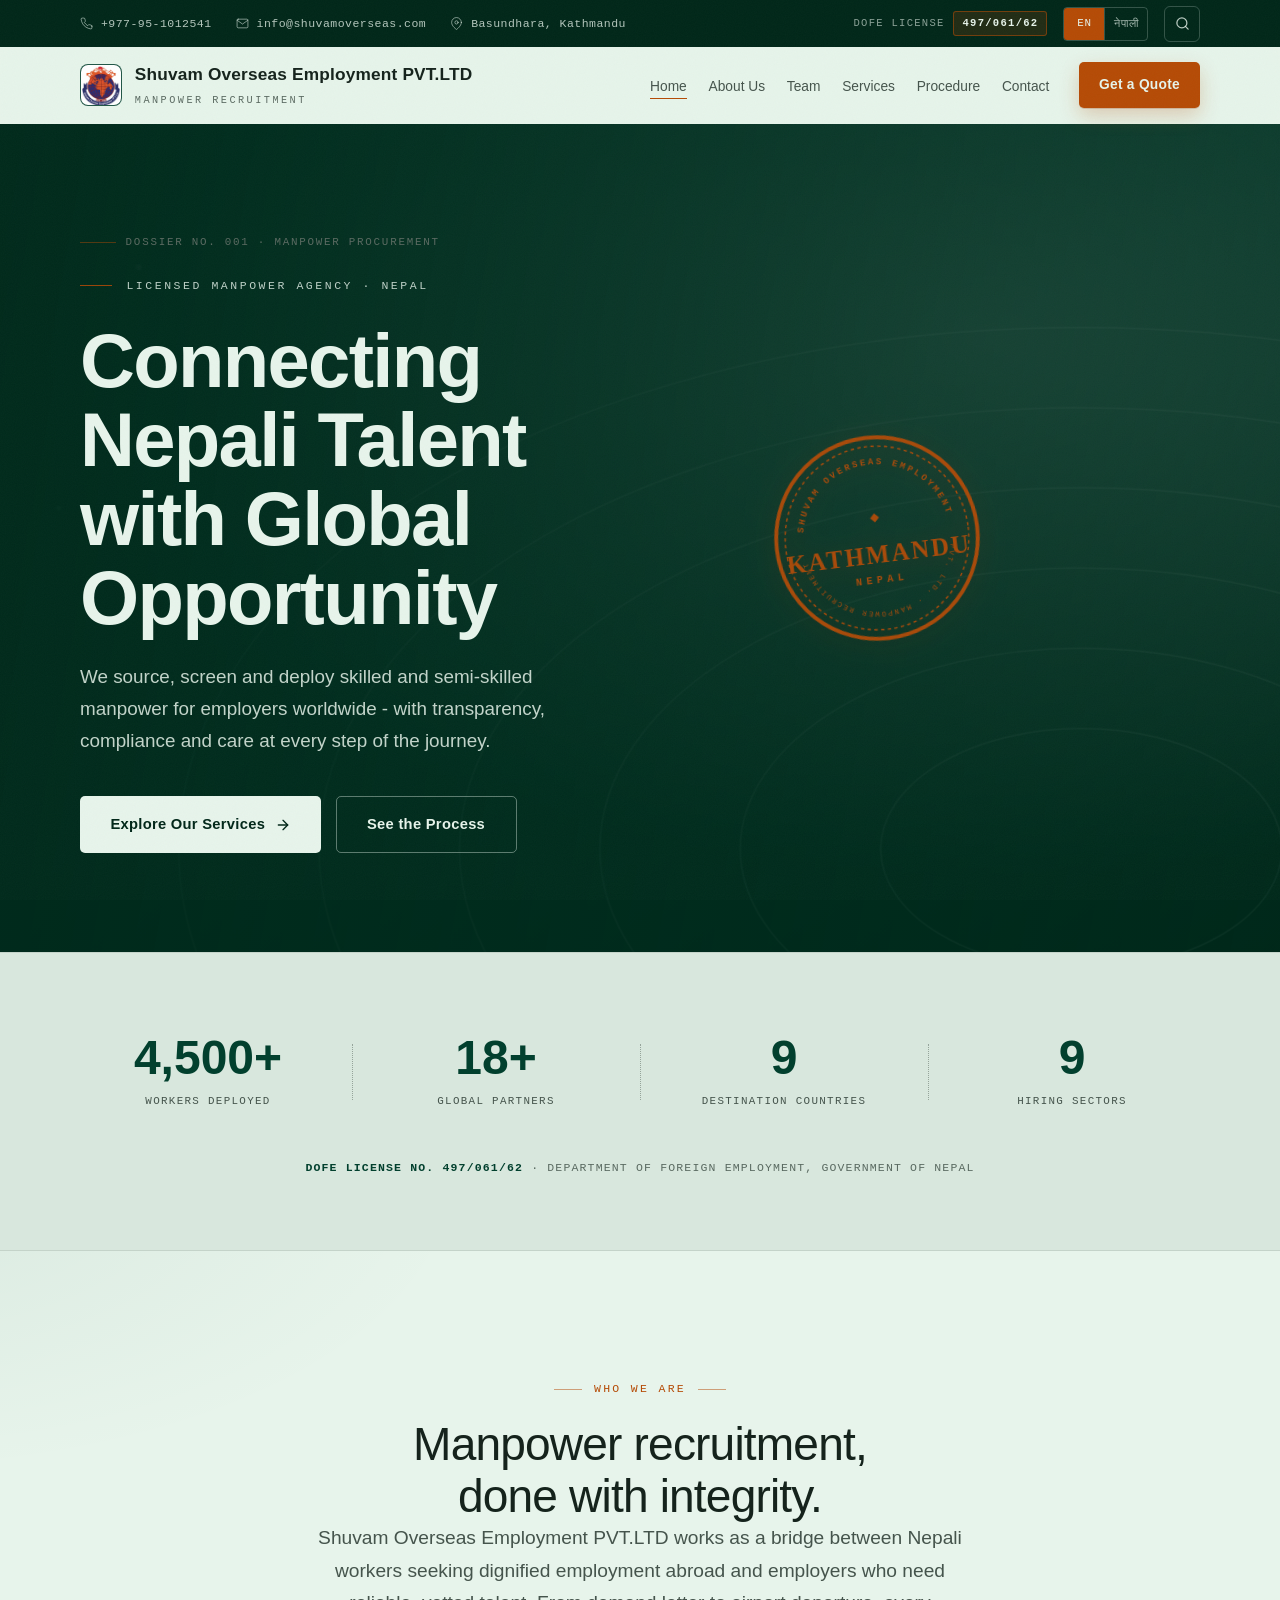
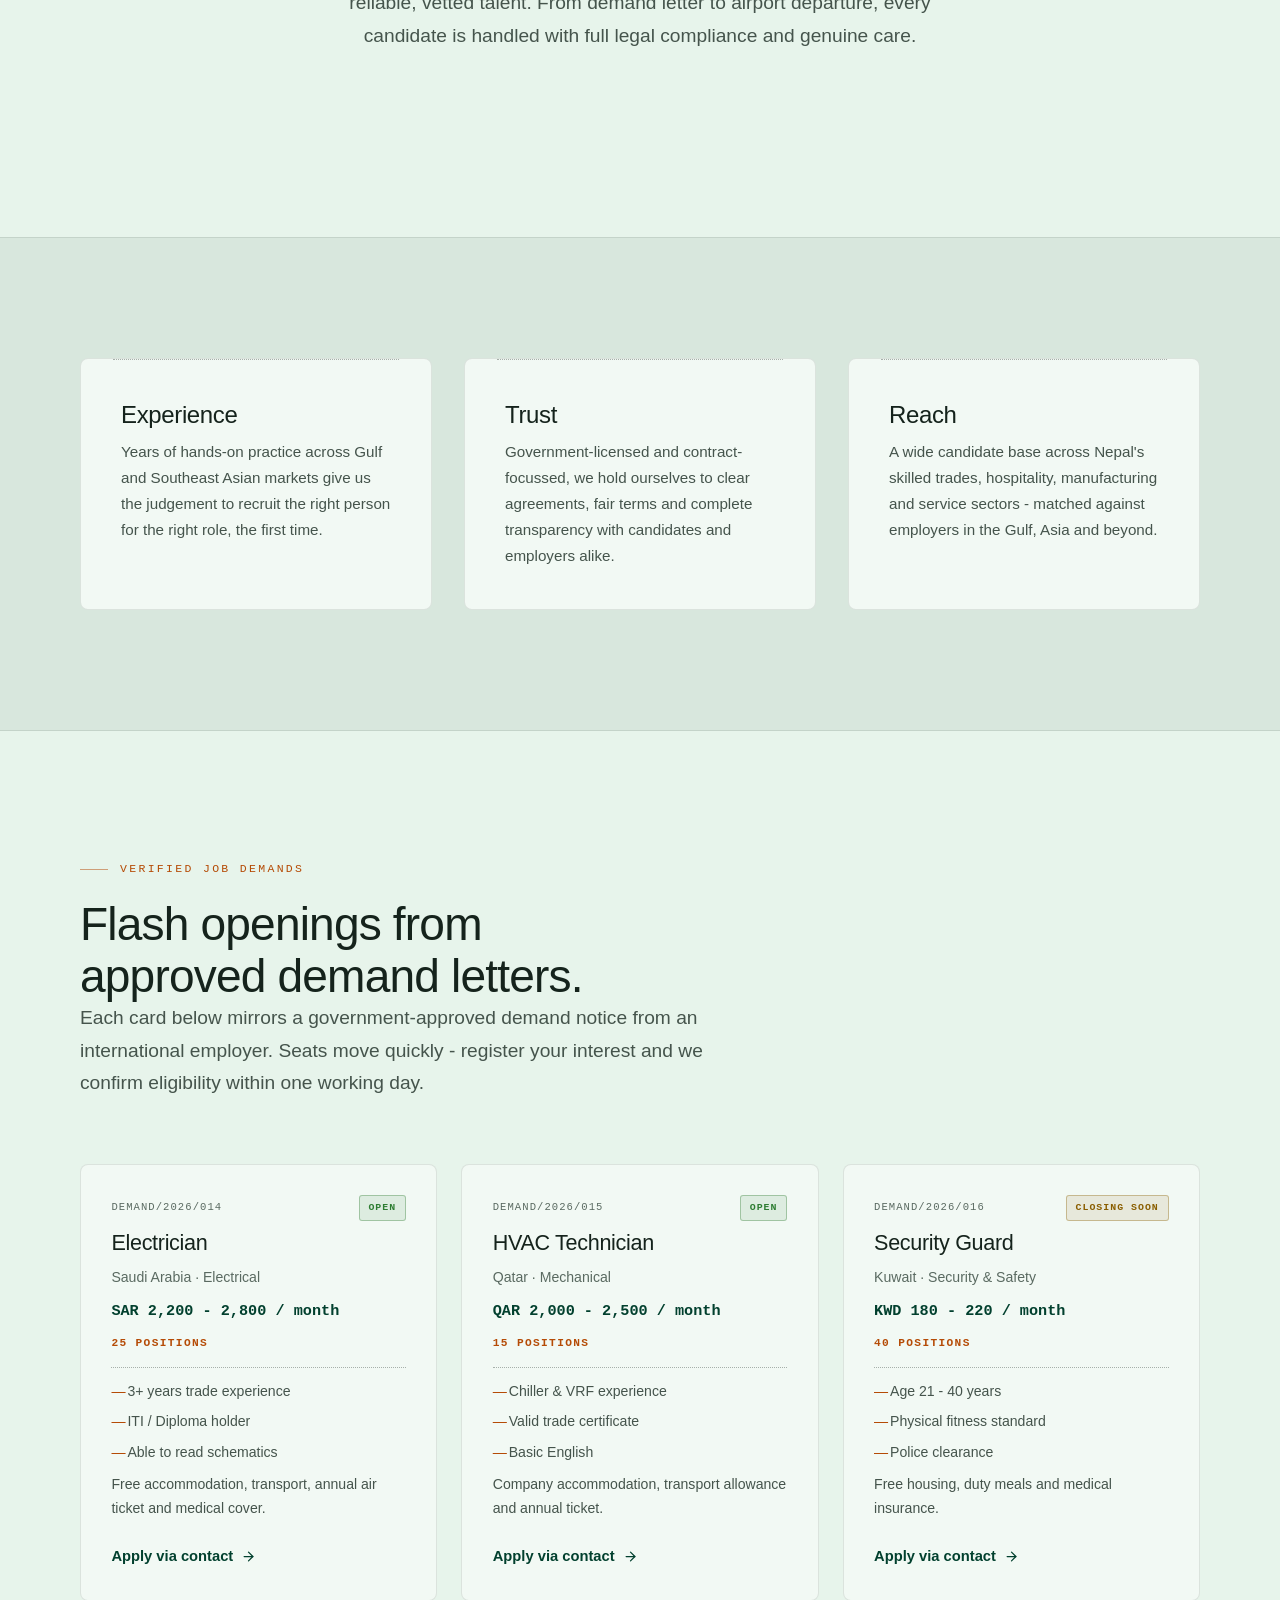
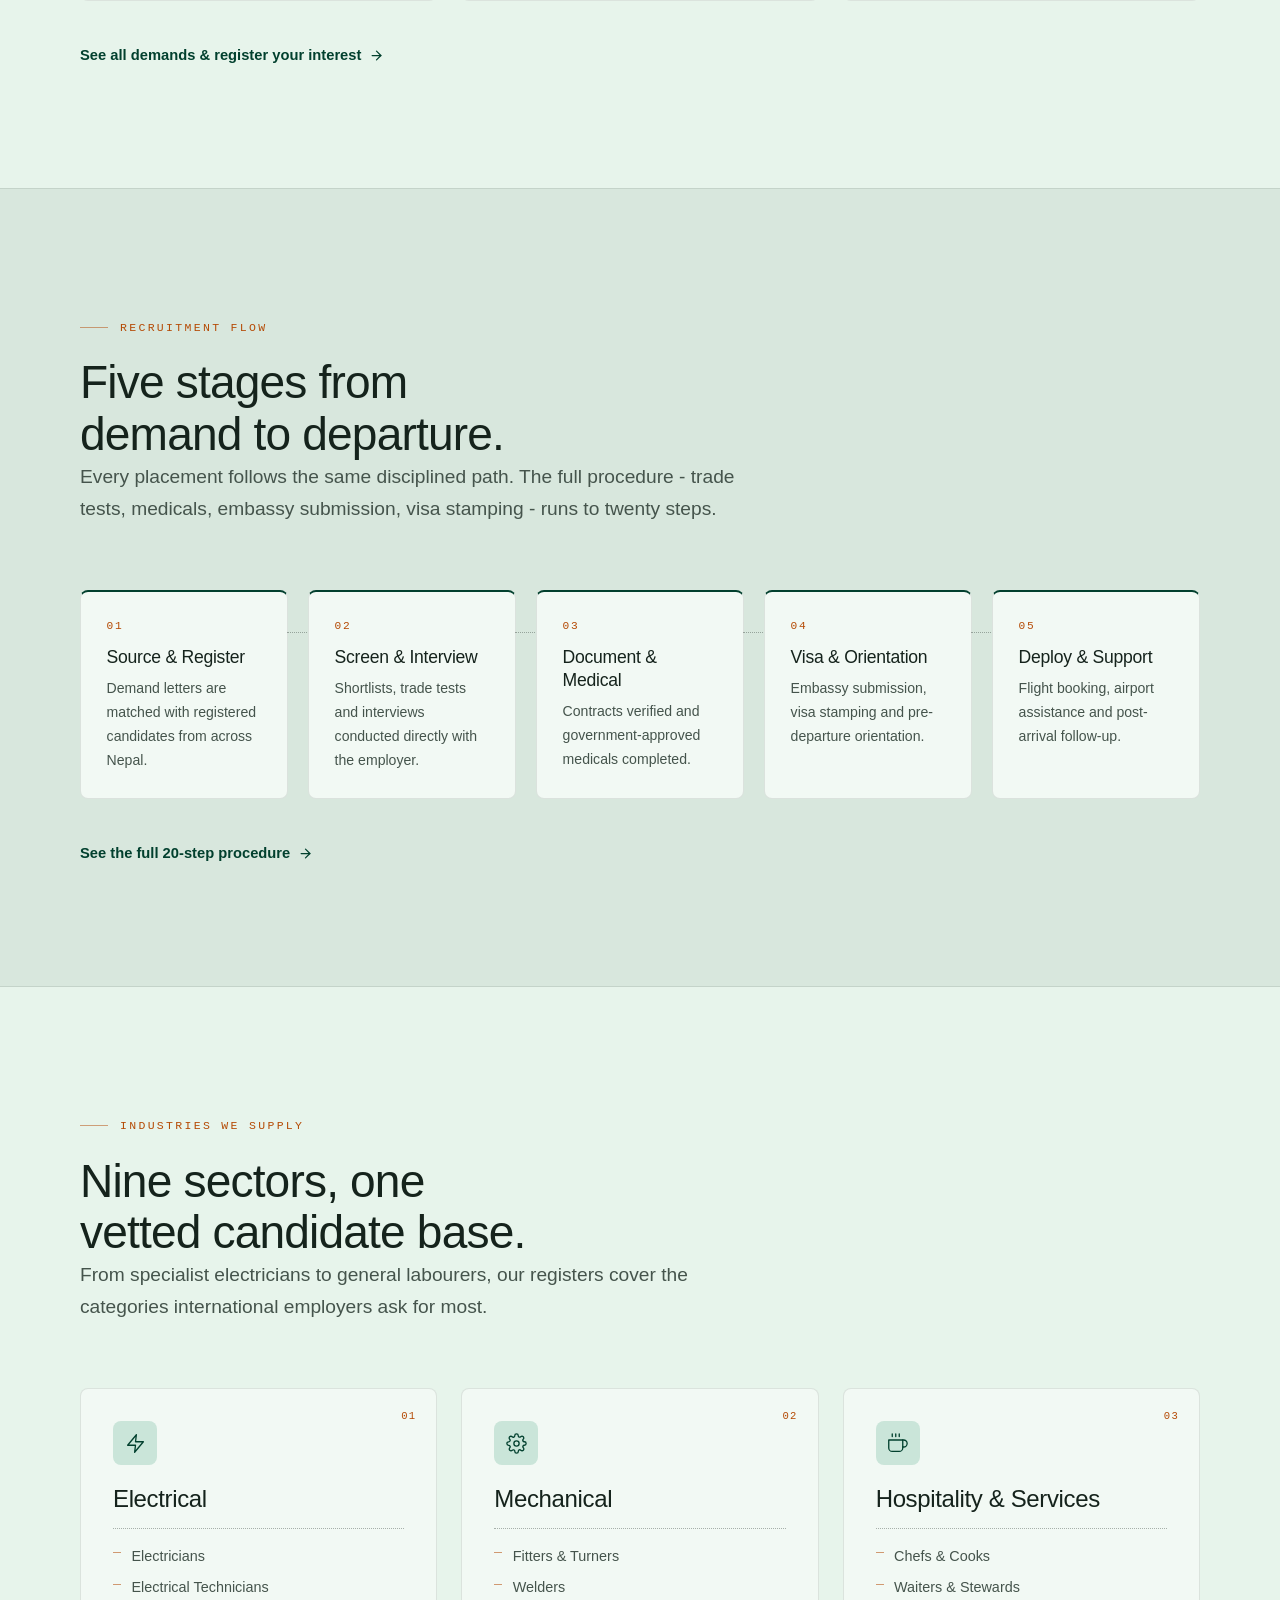
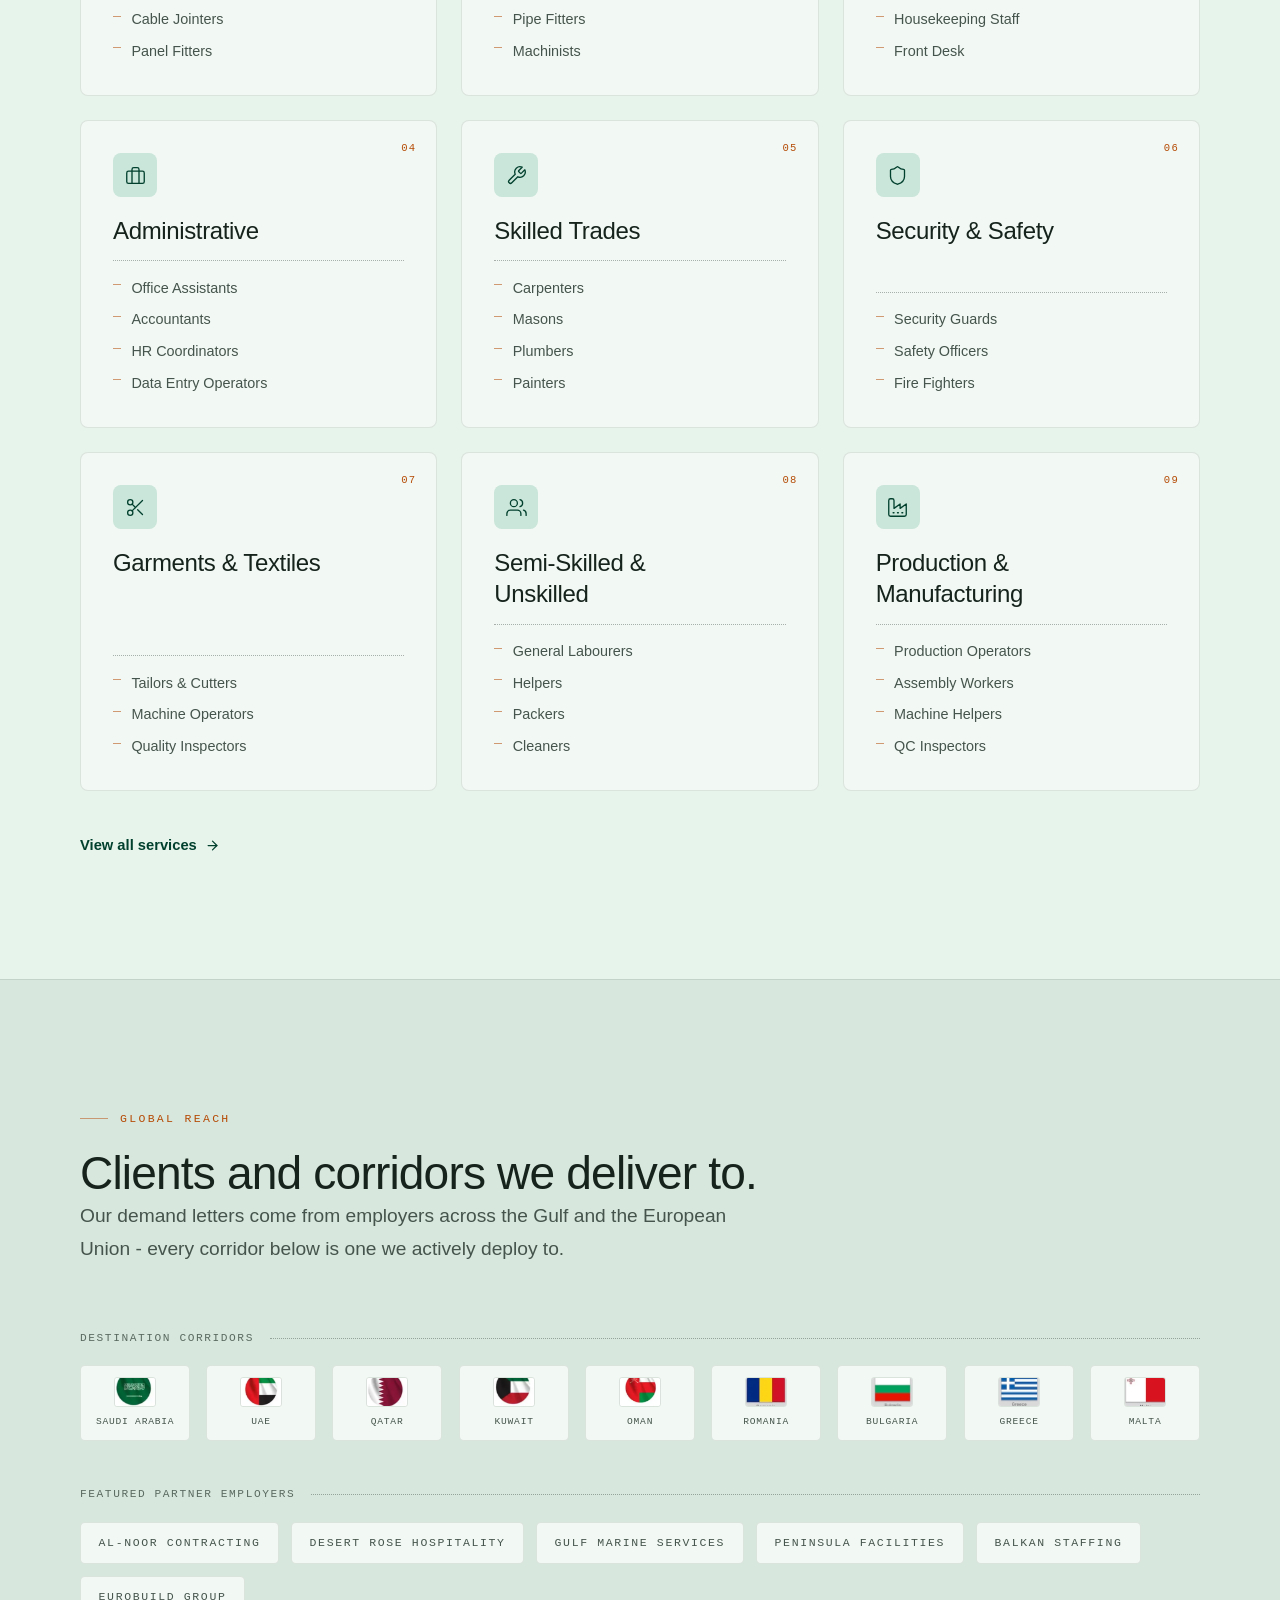
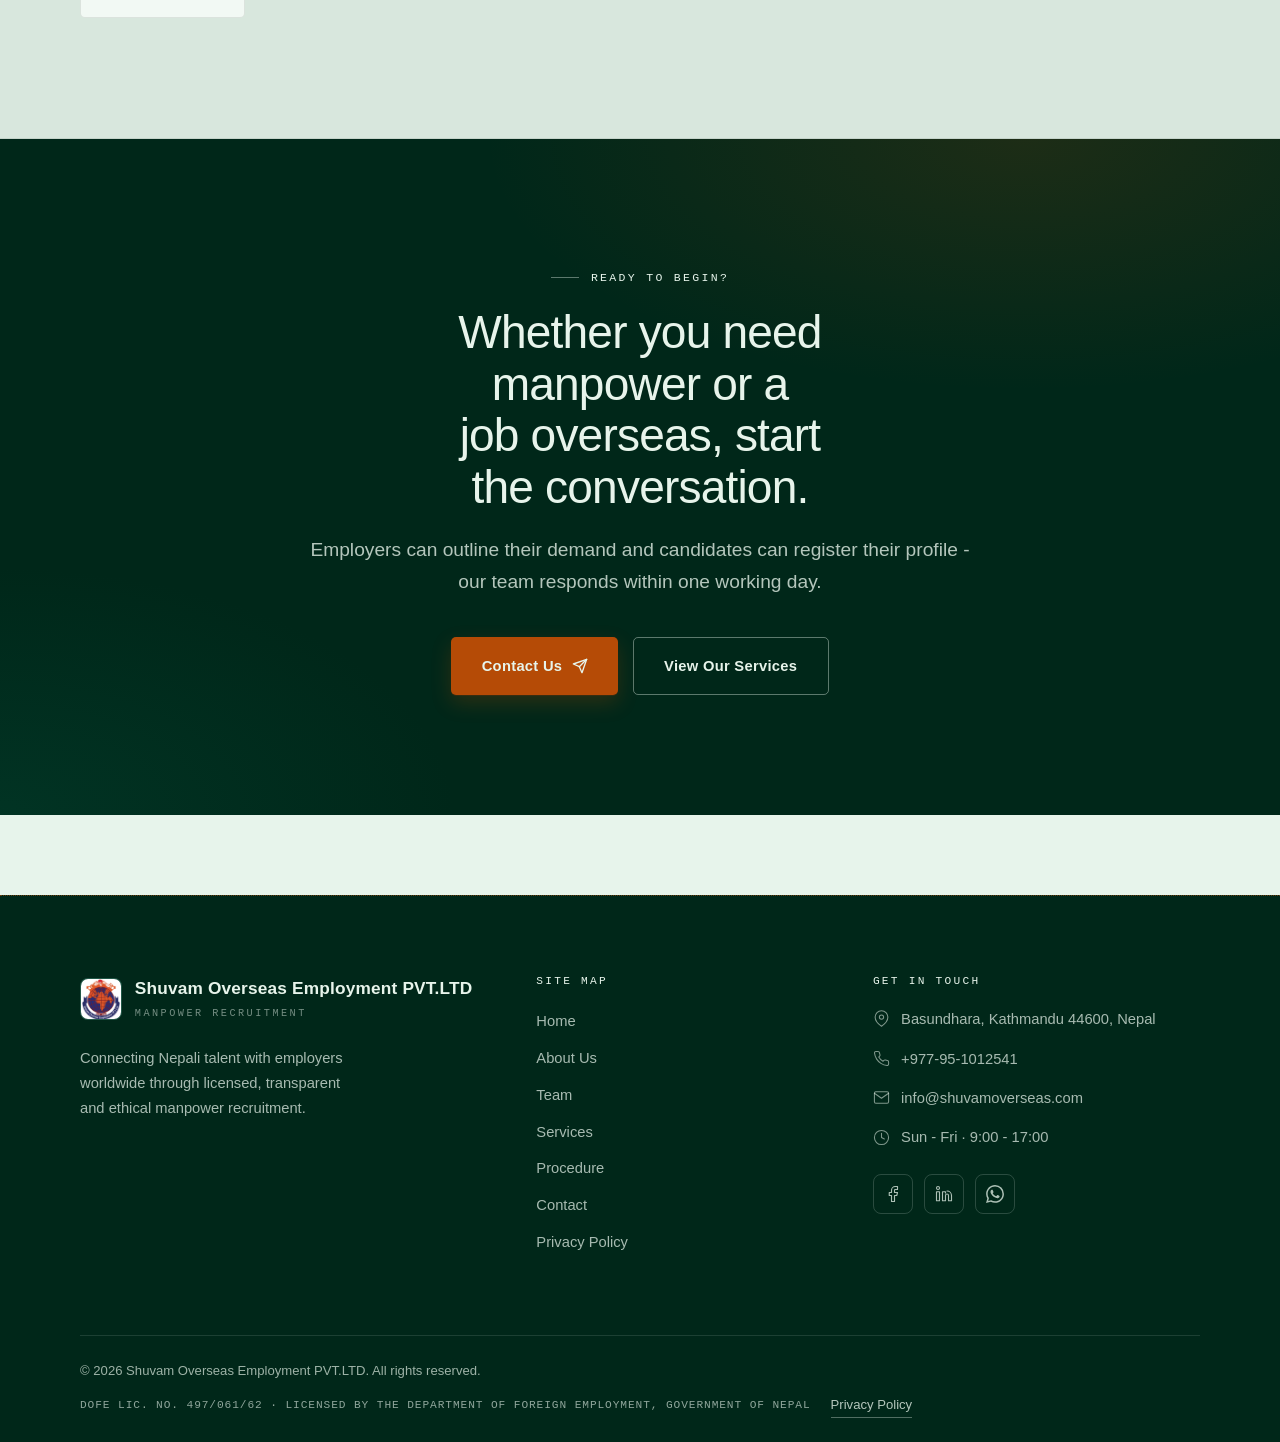
<file: over/index.html>
<!DOCTYPE html>
<html lang="en">
<head>
  <meta charset="UTF-8" />
  <meta name="viewport" content="width=device-width, initial-scale=1.0" />
  <title>Shuvam Overseas Employment PVT.LTD - Connecting Nepali Talent with Global Opportunity</title>
  <meta name="description" content="Shuvam Overseas Employment PVT.LTD is a licensed manpower recruitment agency connecting skilled and semi-skilled Nepali workers with employers around the world." />
  <meta property="og:site_name" content="Shuvam Overseas Employment PVT.LTD" />
  <meta property="og:type" content="website" />
  <meta property="og:title" content="Shuvam Overseas Employment PVT.LTD - Connecting Nepali Talent with Global Opportunity" />
  <meta property="og:description" content="Shuvam Overseas Employment PVT.LTD is a licensed manpower recruitment agency connecting skilled and semi-skilled Nepali workers with employers around the world." />
  <meta name="twitter:card" content="summary" />
  <meta name="twitter:title" content="Shuvam Overseas Employment PVT.LTD - Connecting Nepali Talent with Global Opportunity" />
  <meta name="twitter:description" content="Shuvam Overseas Employment PVT.LTD is a licensed manpower recruitment agency connecting skilled and semi-skilled Nepali workers with employers around the world." />

  <!-- Flag JS availability so reveal/entrance styles only apply when JS runs -->
  <script src="js/flag.js"></script>

  <!-- Security hardening (server headers should also set these - see .htaccess / _headers) -->
  <meta http-equiv="Content-Security-Policy" content="default-src 'self'; script-src 'self'; style-src 'self' 'unsafe-inline' https://fonts.googleapis.com; font-src 'self' https://fonts.gstatic.com data:; img-src 'self' data:; connect-src 'self'; frame-ancestors 'none'; base-uri 'self'; form-action 'self'" />
  <meta http-equiv="X-Content-Type-Options" content="nosniff" />
  <meta http-equiv="X-Frame-Options" content="DENY" />
  <meta name="referrer" content="strict-origin-when-cross-origin" />


  <!-- Typography: Bricolage Grotesque (display headings) + Chivo Mono (ledger) + Public Sans (body) -->
  <link rel="preconnect" href="https://fonts.googleapis.com" />
  <link rel="preconnect" href="https://fonts.gstatic.com" crossorigin />
  <link href="https://fonts.googleapis.com/css2?family=Bricolage+Grotesque:opsz,wght@12..96,500;12..96,600;12..96,700&family=Chivo+Mono:wght@400;500;600&family=Public+Sans:wght@400;500;600;700&display=swap" rel="stylesheet" />

  <link rel="icon" type="image/png" href="images/logo.png" />
  <link rel="stylesheet" href="css/style.css" />
  <link rel="stylesheet" href="css/responsive.css" />
</head>
<body>

  <a class="skip-link" href="#main">Skip to content</a>

  <!-- ============================================================
       Loading overlay - brief logo pulse while the page settles
       ============================================================ -->
  <div class="page-loader" aria-hidden="true">
    <span class="page-loader__mark"><img src="images/logo.png" alt="" /></span>
  </div>

  <!-- Scroll progress bar (top of viewport) -->
  <div class="scroll-progress" aria-hidden="true"><span></span></div>

  <!-- ============================================================
       Utility bar - contact info, DoFE license, language & search
       (scrolls away; the main header below stays sticky)
       ============================================================ -->
  <div class="utility">
    <div class="container utility__inner">
      <ul class="utility__contact">
        <li>
          <svg xmlns="http://www.w3.org/2000/svg" width="13" height="13" viewBox="0 0 24 24" fill="none" stroke="currentColor" stroke-width="1.8" stroke-linecap="round" stroke-linejoin="round" aria-hidden="true"><path d="M22 16.92v3a2 2 0 0 1-2.18 2 19.79 19.79 0 0 1-8.63-3.07 19.5 19.5 0 0 1-6-6 19.79 19.79 0 0 1-3.07-8.67A2 2 0 0 1 4.11 2h3a2 2 0 0 1 2 1.72 12.84 12.84 0 0 0 .7 2.81 2 2 0 0 1-.45 2.11L8.09 9.91a16 16 0 0 0 6 6l1.27-1.27a2 2 0 0 1 2.11-.45 12.84 12.84 0 0 0 2.81.7A2 2 0 0 1 22 16.92z"/></svg>
          <a href="tel:+977951012541">+977-95-1012541</a>
        </li>
        <li class="utility__item--wide">
          <svg xmlns="http://www.w3.org/2000/svg" width="13" height="13" viewBox="0 0 24 24" fill="none" stroke="currentColor" stroke-width="1.8" stroke-linecap="round" stroke-linejoin="round" aria-hidden="true"><path d="M4 4h16c1.1 0 2 .9 2 2v12c0 1.1-.9 2-2 2H4c-1.1 0-2-.9-2-2V6c0-1.1.9-2 2-2z"/><polyline points="22,6 12,13 2,6"/></svg>
          <a href="mailto:info@shuvamoverseas.com">info@shuvamoverseas.com</a>
        </li>
        <li class="utility__item--wide">
          <svg xmlns="http://www.w3.org/2000/svg" width="13" height="13" viewBox="0 0 24 24" fill="none" stroke="currentColor" stroke-width="1.8" stroke-linecap="round" stroke-linejoin="round" aria-hidden="true"><path d="M21 10c0 7-9 13-9 13s-9-6-9-13a9 9 0 0 1 18 0z"/><circle cx="12" cy="10" r="3"/></svg>
          <span data-i18n="util.addr">Basundhara, Kathmandu</span>
        </li>
      </ul>

      <div class="utility__tools">
        <span class="utility__license">
          <span data-i18n="util.license">DoFE License</span>
          <b class="utility__license-no">497/061/62</b>
        </span>
        <div class="lang" role="group" aria-label="Language" data-i18n-aria="util.langGroup">
          <button class="lang__btn is-active" type="button" data-set-lang="en" aria-pressed="true" lang="en">EN</button>
          <button class="lang__btn" type="button" data-set-lang="ne" aria-pressed="false" lang="ne">नेपाली</button>
        </div>
        <button class="utility__search" type="button" data-search-open aria-label="Search" data-i18n-aria="search.open">
          <svg xmlns="http://www.w3.org/2000/svg" width="15" height="15" viewBox="0 0 24 24" fill="none" stroke="currentColor" stroke-width="2" stroke-linecap="round" stroke-linejoin="round" aria-hidden="true"><circle cx="11" cy="11" r="8"/><line x1="21" y1="21" x2="16.65" y2="16.65"/></svg>
        </button>
      </div>
    </div>
  </div>

  <!-- ============================================================
       Header (shared across all pages)
       ============================================================ -->
  <header class="header">
    <div class="container header__inner">
      <a class="brand" href="index.html" aria-label="Shuvam Overseas Employment PVT.LTD - home">
        <span class="brand__mark"><img src="images/logo.png" alt="" width="42" height="42" /></span>
        <span class="brand__text">
          <span class="brand__name">Shuvam Overseas Employment PVT.LTD</span>
          <span class="brand__tag">Manpower Recruitment</span>
        </span>
      </a>

      <button class="nav__toggle" type="button" aria-expanded="false" aria-controls="primary-nav" aria-label="Open menu">
        <svg class="nav__toggle__icon" viewBox="0 0 24 24" aria-hidden="true" focusable="false">
          <line class="nav__toggle__line" x1="4" y1="6" x2="20" y2="6" />
          <line class="nav__toggle__line" x1="4" y1="12" x2="20" y2="12" />
          <line class="nav__toggle__line" x1="4" y1="18" x2="20" y2="18" />
        </svg>
      </button>

      <nav class="nav" id="primary-nav" aria-label="Primary">
        <ul class="nav__list">
          <li><a class="nav__link" href="index.html" aria-current="page" data-i18n="nav.home">Home</a></li>
          <li><a class="nav__link" href="about.html" data-i18n="nav.about">About Us</a></li>
          <li><a class="nav__link" href="team.html" data-i18n="nav.team">Team</a></li>
          <li><a class="nav__link" href="services.html" data-i18n="nav.services">Services</a></li>
          <li><a class="nav__link" href="procedure.html" data-i18n="nav.procedure">Procedure</a></li>
          <li><a class="nav__link" href="contact.html" data-i18n="nav.contact">Contact</a></li>
          <li class="nav__cta"><a class="btn btn--primary" href="contact.html" data-i18n="nav.quote">Get a Quote</a></li>
        </ul>
      </nav>
    </div>
  </header>

  <main id="main">

    <!-- ============================================================
         Hero - full-width image, centred overlay text + CTA
         ============================================================ -->
    <section class="hero" data-intro>
      <img class="hero__media" src="images/hero/home.svg" alt="Skilled Nepali professionals at work overseas" fetchpriority="high" />
      <div class="hero__overlay"></div>

      <div class="hero__inner">
        <div class="hero__copy">
          <p class="file-tag" data-i18n="home.fileTag">Dossier No. 001 &middot; Manpower Procurement</p>
          <p class="hero__eyebrow" data-i18n="home.eyebrow">Licensed Manpower Agency &middot; Nepal</p>
          <h1 class="display" data-i18n="home.h1">Connecting Nepali Talent with Global Opportunity</h1>
          <p class="hero__sub" data-i18n="home.sub">
            We source, screen and deploy skilled and semi-skilled manpower for
            employers worldwide - with transparency, compliance and care at
            every step of the journey.
          </p>
          <div class="hero__actions">
            <a class="btn btn--on-navy" href="services.html">
              <span data-i18n="home.btnServices">Explore Our Services</span>
              <svg xmlns="http://www.w3.org/2000/svg" width="16" height="16" viewBox="0 0 24 24" fill="none" stroke="currentColor" stroke-width="2" stroke-linecap="round" stroke-linejoin="round" aria-hidden="true"><line x1="5" y1="12" x2="19" y2="12"/><polyline points="12 5 19 12 12 19"/></svg>
            </a>
            <a class="btn btn--ghost" href="procedure.html" data-i18n="home.btnProcess">See the Process</a>
          </div>
        </div>
        <img class="stamp hero__stamp" src="images/stamp.svg" alt="Shuvam Overseas Employment PVT.LTD official stamp" width="224" height="224" />
      </div>

    </section>

    <!-- ============================================================
         Key stats counter - credentials strip under the hero
         ============================================================ -->
    <section class="section section--soft stats-section" aria-label="Key statistics">
      <div class="container">
        <div class="stats" data-stagger>
          <div class="stat">
            <span class="stat__num" data-count="4500" data-suffix="+">4,500+</span>
            <span class="stat__label" data-i18n="stat.workers">Workers Deployed</span>
          </div>
          <div class="stat">
            <span class="stat__num" data-count="18" data-suffix="+">18+</span>
            <span class="stat__label" data-i18n="stat.partners">Global Partners</span>
          </div>
          <div class="stat">
            <span class="stat__num" data-count="9">9</span>
            <span class="stat__label" data-i18n="stat.countries">Destination Countries</span>
          </div>
          <div class="stat">
            <span class="stat__num" data-count="9">9</span>
            <span class="stat__label" data-i18n="stat.sectors">Hiring Sectors</span>
          </div>
        </div>
        <p class="stats__license reveal">
          <b data-i18n="stats.licenseNo">DoFE License No. 497/061/62</b>
          <span aria-hidden="true"> &middot; </span>
          <span data-i18n="stats.licensed">Department of Foreign Employment, Government of Nepal</span>
        </p>
      </div>
    </section>

    <!-- ============================================================
         Intro - company introduction & credentials
         ============================================================ -->
    <section class="section intro">
      <div class="container">
        <div class="section__header section__header--center reveal">
          <p class="eyebrow" data-i18n="who.eyebrow">Who We Are</p>
          <h2 data-i18n="who.h2">Manpower recruitment, done with integrity.</h2>
          <p class="lede" data-i18n="who.lede">
            Shuvam Overseas Employment PVT.LTD works as a bridge between Nepali workers seeking
            dignified employment abroad and employers who need reliable,
            vetted talent. From demand letter to airport departure, every
            candidate is handled with full legal compliance and genuine care.
          </p>
        </div>
      </div>
    </section>

    <!-- ============================================================
         Highlights - Experience / Trust / Reach
         ============================================================ -->
    <section class="section section--soft">
      <div class="container">
        <div class="highlights" data-stagger>
          <article class="highlight">
            <h3 data-i18n="hl.exp.title">Experience</h3>
            <p data-i18n="hl.exp.desc">
              Years of hands-on practice across Gulf and Southeast Asian
              markets give us the judgement to recruit the right person for
              the right role, the first time.
            </p>
          </article>

          <article class="highlight">
            <h3 data-i18n="hl.trust.title">Trust</h3>
            <p data-i18n="hl.trust.desc">
              Government-licensed and contract-focussed, we hold ourselves to
              clear agreements, fair terms and complete transparency with
              candidates and employers alike.
            </p>
          </article>

          <article class="highlight">
            <h3 data-i18n="hl.reach.title">Reach</h3>
            <p data-i18n="hl.reach.desc">
              A wide candidate base across Nepal's skilled trades, hospitality,
              manufacturing and service sectors - matched against employers in
              the Gulf, Asia and beyond.
            </p>
          </article>
        </div>
      </div>
    </section>

    <!-- ============================================================
         Verified job demands - flash openings grid (rendered from JS)
         ============================================================ -->
    <section class="section" id="vacancies">
      <div class="container">
        <div class="section__header reveal">
          <p class="eyebrow" data-i18n="vac.eyebrow">Verified Job Demands</p>
          <h2 data-i18n="vac.h2">Flash openings from approved demand letters.</h2>
          <p class="lede" data-i18n="vac.lede">
            Each card below mirrors a government-approved demand notice from an
            international employer. Seats move quickly - register your interest
            and we confirm eligibility within one working day.
          </p>
        </div>

        <div class="vacancies-grid" data-cards="vacancies" data-limit="3" data-stagger>
          <!-- 3 vacancy cards injected here by js/steps-data.js -->
        </div>

        <p class="section__more reveal">
          <a class="link" href="contact.html">
            <span data-i18n="vac.more">See all demands &amp; register your interest</span>
            <svg xmlns="http://www.w3.org/2000/svg" width="15" height="15" viewBox="0 0 24 24" fill="none" stroke="currentColor" stroke-width="2" stroke-linecap="round" stroke-linejoin="round" aria-hidden="true"><line x1="5" y1="12" x2="19" y2="12"/><polyline points="12 5 19 12 12 19"/></svg>
          </a>
        </p>
      </div>
    </section>

    <!-- ============================================================
         Step-by-step recruitment flow - 5-stage preview
         ============================================================ -->
    <section class="section section--soft" id="flow">
      <div class="container">
        <div class="section__header reveal">
          <p class="eyebrow" data-i18n="flow.eyebrow">Recruitment Flow</p>
          <h2 data-i18n="flow.h2">Five stages from demand to departure.</h2>
          <p class="lede" data-i18n="flow.lede">
            Every placement follows the same disciplined path. The full
            procedure - trade tests, medicals, embassy submission, visa
            stamping - runs to twenty steps.
          </p>
        </div>

        <ol class="flow" data-stagger>
          <li class="flow__stage reveal">
            <span class="flow__num" aria-hidden="true">01</span>
            <h3 data-i18n="flow.1.t">Source &amp; Register</h3>
            <p data-i18n="flow.1.d">Demand letters are matched with registered candidates from across Nepal.</p>
          </li>
          <li class="flow__stage reveal">
            <span class="flow__num" aria-hidden="true">02</span>
            <h3 data-i18n="flow.2.t">Screen &amp; Interview</h3>
            <p data-i18n="flow.2.d">Shortlists, trade tests and interviews conducted directly with the employer.</p>
          </li>
          <li class="flow__stage reveal">
            <span class="flow__num" aria-hidden="true">03</span>
            <h3 data-i18n="flow.3.t">Document &amp; Medical</h3>
            <p data-i18n="flow.3.d">Contracts verified and government-approved medicals completed.</p>
          </li>
          <li class="flow__stage reveal">
            <span class="flow__num" aria-hidden="true">04</span>
            <h3 data-i18n="flow.4.t">Visa &amp; Orientation</h3>
            <p data-i18n="flow.4.d">Embassy submission, visa stamping and pre-departure orientation.</p>
          </li>
          <li class="flow__stage reveal">
            <span class="flow__num" aria-hidden="true">05</span>
            <h3 data-i18n="flow.5.t">Deploy &amp; Support</h3>
            <p data-i18n="flow.5.d">Flight booking, airport assistance and post-arrival follow-up.</p>
          </li>
        </ol>

        <p class="section__more reveal">
          <a class="link" href="procedure.html">
            <span data-i18n="flow.full">See the full 20-step procedure</span>
            <svg xmlns="http://www.w3.org/2000/svg" width="15" height="15" viewBox="0 0 24 24" fill="none" stroke="currentColor" stroke-width="2" stroke-linecap="round" stroke-linejoin="round" aria-hidden="true"><line x1="5" y1="12" x2="19" y2="12"/><polyline points="12 5 19 12 12 19"/></svg>
          </a>
        </p>
      </div>
    </section>

    <!-- ============================================================
         Industry / sector categories wall (rendered from JS)
         ============================================================ -->
    <section class="section" id="industries">
      <div class="container">
        <div class="section__header reveal">
          <p class="eyebrow" data-i18n="ind.eyebrow">Industries We Supply</p>
          <h2 data-i18n="ind.h2">Nine sectors, one vetted candidate base.</h2>
          <p class="lede" data-i18n="ind.lede">
            From specialist electricians to general labourers, our registers
            cover the categories international employers ask for most.
          </p>
        </div>

        <div class="sectors-grid" data-cards="sectors" data-stagger>
          <!-- 9 sector cards injected here by js/steps-data.js -->
        </div>

        <p class="section__more reveal">
          <a class="link" href="services.html">
            <span data-i18n="ind.link">View all services</span>
            <svg xmlns="http://www.w3.org/2000/svg" width="15" height="15" viewBox="0 0 24 24" fill="none" stroke="currentColor" stroke-width="2" stroke-linecap="round" stroke-linejoin="round" aria-hidden="true"><line x1="5" y1="12" x2="19" y2="12"/><polyline points="12 5 19 12 12 19"/></svg>
          </a>
        </p>
      </div>
    </section>

    <!-- ============================================================
         Global clients & partners - destination flags + partner marks
         ============================================================ -->
    <section class="section section--soft" id="partners">
      <div class="container">
        <div class="section__header reveal">
          <p class="eyebrow" data-i18n="part.eyebrow">Global Reach</p>
          <h2 data-i18n="part.h2">Clients and corridors we deliver to.</h2>
          <p class="lede" data-i18n="part.lede">
            Our demand letters come from employers across the Gulf and the
            European Union - every corridor below is one we actively deploy to.
          </p>
        </div>

        <p class="partners__label reveal" data-i18n="part.labelCorridors">Destination Corridors</p>
        <ul class="flag-strip" data-stagger>
          <li class="flag-chip reveal">
            <span class="flag-chip__flag"><img src="images/Country/saudi.png" alt="" loading="lazy" width="64" height="64" /></span>
            <span class="flag-chip__name" data-i18n="country.saudi">Saudi Arabia</span>
          </li>
          <li class="flag-chip reveal">
            <span class="flag-chip__flag"><img src="images/Country/uae.png" alt="" loading="lazy" width="64" height="64" /></span>
            <span class="flag-chip__name" data-i18n="country.uae">UAE</span>
          </li>
          <li class="flag-chip reveal">
            <span class="flag-chip__flag"><img src="images/Country/qatar.png" alt="" loading="lazy" width="64" height="64" /></span>
            <span class="flag-chip__name" data-i18n="country.qatar">Qatar</span>
          </li>
          <li class="flag-chip reveal">
            <span class="flag-chip__flag"><img src="images/Country/kuwait.png" alt="" loading="lazy" width="64" height="64" /></span>
            <span class="flag-chip__name" data-i18n="country.kuwait">Kuwait</span>
          </li>
          <li class="flag-chip reveal">
            <span class="flag-chip__flag"><img src="images/Country/oman.png" alt="" loading="lazy" width="64" height="64" /></span>
            <span class="flag-chip__name" data-i18n="country.oman">Oman</span>
          </li>
          <li class="flag-chip reveal">
            <span class="flag-chip__flag"><img src="images/EU/romania.png" alt="" loading="lazy" width="64" height="64" /></span>
            <span class="flag-chip__name" data-i18n="country.romania">Romania</span>
          </li>
          <li class="flag-chip reveal">
            <span class="flag-chip__flag"><img src="images/EU/bulgaria.png" alt="" loading="lazy" width="64" height="64" /></span>
            <span class="flag-chip__name" data-i18n="country.bulgaria">Bulgaria</span>
          </li>
          <li class="flag-chip reveal">
            <span class="flag-chip__flag"><img src="images/EU/greece.png" alt="" loading="lazy" width="64" height="64" /></span>
            <span class="flag-chip__name" data-i18n="country.greece">Greece</span>
          </li>
          <li class="flag-chip reveal">
            <span class="flag-chip__flag"><img src="images/EU/malta.png" alt="" loading="lazy" width="64" height="64" /></span>
            <span class="flag-chip__name" data-i18n="country.malta">Malta</span>
          </li>
        </ul>

        <p class="partners__label partners__label--spaced reveal" data-i18n="part.labelPartners">Featured Partner Employers</p>
        <!-- Placeholder client marks - replace with real partner logos when available -->
        <ul class="partner-row" data-stagger>
          <li class="partner-mark reveal">Al-Noor Contracting</li>
          <li class="partner-mark reveal">Desert Rose Hospitality</li>
          <li class="partner-mark reveal">Gulf Marine Services</li>
          <li class="partner-mark reveal">Peninsula Facilities</li>
          <li class="partner-mark reveal">Balkan Staffing</li>
          <li class="partner-mark reveal">EuroBuild Group</li>
        </ul>
      </div>
    </section>

    <!-- ============================================================
         CTA band
         ============================================================ -->
    <section class="section cta-band section--navy">
      <div class="container">
        <div class="reveal">
          <p class="eyebrow" data-i18n="cta.eyebrow">Ready to begin?</p>
          <h2 data-i18n="cta.h2">Whether you need manpower or a job overseas, start the conversation.</h2>
          <p class="lede" data-i18n="cta.lede">
            Employers can outline their demand and candidates can register their
            profile - our team responds within one working day.
          </p>
          <div class="hero__actions">
            <a class="btn btn--primary" href="contact.html">
              <span data-i18n="cta.btnContact">Contact Us</span>
              <svg xmlns="http://www.w3.org/2000/svg" width="16" height="16" viewBox="0 0 24 24" fill="none" stroke="currentColor" stroke-width="2" stroke-linecap="round" stroke-linejoin="round" aria-hidden="true"><line x1="22" y1="2" x2="11" y2="13"/><polygon points="22 2 15 22 11 13 2 9 22 2"/></svg>
            </a>
            <a class="btn btn--ghost" href="services.html" data-i18n="cta.btnServices">View Our Services</a>
          </div>
        </div>
      </div>
    </section>

  </main>

  <!-- ============================================================
       Site-search dialog (one per page; opened from the utility bar)
       ============================================================ -->
  <dialog class="search" id="site-search" aria-label="Site search" data-i18n-aria="search.dialog">
    <div class="search__panel">
      <div class="search__bar">
        <svg class="search__icon" xmlns="http://www.w3.org/2000/svg" width="17" height="17" viewBox="0 0 24 24" fill="none" stroke="currentColor" stroke-width="2" stroke-linecap="round" stroke-linejoin="round" aria-hidden="true"><circle cx="11" cy="11" r="8"/><line x1="21" y1="21" x2="16.65" y2="16.65"/></svg>
        <input class="search__input" type="search" id="search-input" autocomplete="off" placeholder="Search the site..." data-i18n-ph="search.placeholder" aria-label="Search the site" data-i18n-aria="search.placeholder" />
        <button class="search__close" type="button" data-search-close aria-label="Close search" data-i18n-aria="search.close">
          <svg xmlns="http://www.w3.org/2000/svg" width="17" height="17" viewBox="0 0 24 24" fill="none" stroke="currentColor" stroke-width="2" stroke-linecap="round" stroke-linejoin="round" aria-hidden="true"><line x1="18" y1="6" x2="6" y2="18"/><line x1="6" y1="6" x2="18" y2="18"/></svg>
        </button>
      </div>
      <p class="search__hint" data-i18n="search.hint">Try "visa", "salary", "procedure" or a sector name.</p>
      <p class="search__count" role="status" aria-live="polite"></p>
      <ul class="search__results"></ul>
      <p class="search__empty" data-i18n="search.empty">No matches. Try a different keyword.</p>
    </div>
  </dialog>

  <!-- ============================================================
       Footer (shared across all pages)
       ============================================================ -->
  <footer class="footer">
    <div class="container">
      <div class="footer__top">
        <div class="footer__brand">
          <a class="brand" href="index.html" aria-label="Shuvam Overseas Employment PVT.LTD - home">
            <span class="brand__mark"><img src="images/logo.png" alt="" width="42" height="42" /></span>
            <span class="brand__text">
              <span class="brand__name">Shuvam Overseas Employment PVT.LTD</span>
              <span class="brand__tag">Manpower Recruitment</span>
            </span>
          </a>
          <p class="footer__blurb" data-i18n="footer.blurb">
            Connecting Nepali talent with employers worldwide through
            licensed, transparent and ethical manpower recruitment.
          </p>
        </div>

        <nav aria-label="Footer">
          <h4 data-i18n="footer.sitemap">Site Map</h4>
          <ul class="footer__links">
            <li><a href="index.html" data-i18n="nav.home">Home</a></li>
            <li><a href="about.html" data-i18n="nav.about">About Us</a></li>
            <li><a href="team.html" data-i18n="nav.team">Team</a></li>
            <li><a href="services.html" data-i18n="nav.services">Services</a></li>
            <li><a href="procedure.html" data-i18n="nav.procedure">Procedure</a></li>
            <li><a href="contact.html" data-i18n="nav.contact">Contact</a></li>
            <li><a href="privacy.html" data-i18n="footer.privacy">Privacy Policy</a></li>
          </ul>
        </nav>

        <div>
          <h4 data-i18n="footer.touch">Get in Touch</h4>
          <ul class="footer__contact">
            <li>
              <svg xmlns="http://www.w3.org/2000/svg" width="17" height="17" viewBox="0 0 24 24" fill="none" stroke="currentColor" stroke-width="1.5" stroke-linecap="round" stroke-linejoin="round" aria-hidden="true"><path d="M21 10c0 7-9 13-9 13s-9-6-9-13a9 9 0 0 1 18 0z"/><circle cx="12" cy="10" r="3"/></svg>
              <span data-i18n="footer.addr">Basundhara, Kathmandu 44600, Nepal</span>
            </li>
            <li>
              <svg xmlns="http://www.w3.org/2000/svg" width="17" height="17" viewBox="0 0 24 24" fill="none" stroke="currentColor" stroke-width="1.5" stroke-linecap="round" stroke-linejoin="round" aria-hidden="true"><path d="M22 16.92v3a2 2 0 0 1-2.18 2 19.79 19.79 0 0 1-8.63-3.07 19.5 19.5 0 0 1-6-6 19.79 19.79 0 0 1-3.07-8.67A2 2 0 0 1 4.11 2h3a2 2 0 0 1 2 1.72 12.84 12.84 0 0 0 .7 2.81 2 2 0 0 1-.45 2.11L8.09 9.91a16 16 0 0 0 6 6l1.27-1.27a2 2 0 0 1 2.11-.45 12.84 12.84 0 0 0 2.81.7A2 2 0 0 1 22 16.92z"/></svg>
              <a href="tel:+977951012541">+977-95-1012541</a>
            </li>
            <li>
              <svg xmlns="http://www.w3.org/2000/svg" width="17" height="17" viewBox="0 0 24 24" fill="none" stroke="currentColor" stroke-width="1.5" stroke-linecap="round" stroke-linejoin="round" aria-hidden="true"><path d="M4 4h16c1.1 0 2 .9 2 2v12c0 1.1-.9 2-2 2H4c-1.1 0-2-.9-2-2V6c0-1.1.9-2 2-2z"/><polyline points="22,6 12,13 2,6"/></svg>
              <a href="mailto:info@shuvamoverseas.com">info@shuvamoverseas.com</a>
            </li>
            <li>
              <svg xmlns="http://www.w3.org/2000/svg" width="17" height="17" viewBox="0 0 24 24" fill="none" stroke="currentColor" stroke-width="1.5" stroke-linecap="round" stroke-linejoin="round" aria-hidden="true"><circle cx="12" cy="12" r="10"/><polyline points="12 6 12 12 16 14"/></svg>
              <span data-i18n="footer.hours">Sun - Fri &middot; 9:00 - 17:00</span>
            </li>
          </ul>

          <div class="footer__social">
            <a href="#" aria-label="Facebook" rel="noopener">
              <svg xmlns="http://www.w3.org/2000/svg" width="18" height="18" viewBox="0 0 24 24" fill="none" stroke="currentColor" stroke-width="1.5" stroke-linecap="round" stroke-linejoin="round" aria-hidden="true"><path d="M18 2h-3a5 5 0 0 0-5 5v3H7v4h3v8h4v-8h3l1-4h-4V7a1 1 0 0 1 1-1h3z"/></svg>
            </a>
            <a href="#" aria-label="LinkedIn" rel="noopener">
              <svg xmlns="http://www.w3.org/2000/svg" width="18" height="18" viewBox="0 0 24 24" fill="none" stroke="currentColor" stroke-width="1.5" stroke-linecap="round" stroke-linejoin="round" aria-hidden="true"><path d="M16 8a6 6 0 0 1 6 6v7h-4v-7a2 2 0 0 0-2-2 2 2 0 0 0-2 2v7h-4V9h4v1.5"/><rect x="2" y="9" width="4" height="12"/><circle cx="4" cy="4" r="2"/></svg>
            </a>
            <a href="https://wa.me/977951012541" target="_blank" rel="noopener" aria-label="WhatsApp">
              <svg xmlns="http://www.w3.org/2000/svg" width="18" height="18" viewBox="0 0 24 24" fill="currentColor" aria-hidden="true"><path d="M17.472 14.382c-.297-.149-1.758-.867-2.03-.967-.273-.099-.471-.148-.67.15-.197.297-.767.966-.94 1.164-.173.199-.347.223-.644.075-.297-.15-1.255-.463-2.39-1.475-.883-.788-1.48-1.761-1.653-2.059-.173-.297-.018-.458.13-.606.134-.133.298-.347.446-.52.149-.174.198-.298.298-.497.099-.198.05-.371-.025-.52-.075-.149-.669-1.612-.916-2.207-.242-.579-.487-.5-.669-.51-.173-.008-.371-.01-.57-.01-.198 0-.52.074-.792.372-.272.297-1.04 1.016-1.04 2.479 0 1.462 1.065 2.875 1.213 3.074.149.198 2.096 3.2 5.077 4.487.709.306 1.262.489 1.694.625.712.227 1.36.195 1.871.118.571-.085 1.758-.719 2.006-1.413.248-.694.248-1.289.173-1.413-.074-.124-.272-.198-.57-.347m-5.421 7.403h-.004a9.87 9.87 0 0 1-5.031-1.378l-.361-.214-3.741.982.998-3.648-.235-.374a9.86 9.86 0 0 1-1.51-5.26c.001-5.45 4.436-9.884 9.888-9.884 2.64 0 5.122 1.03 6.988 2.898a9.825 9.825 0 0 1 2.893 6.994c-.003 5.45-4.437 9.884-9.885 9.884m8.413-18.297A11.815 11.815 0 0 0 12.05 0C5.495 0 .16 5.335.157 11.892c0 2.096.547 4.142 1.588 5.945L.057 24l6.305-1.654a11.882 11.882 0 0 0 5.683 1.448h.005c6.554 0 11.89-5.335 11.893-11.893a11.821 11.821 0 0 0-3.48-8.413z"/></svg>
            </a>
          </div>
        </div>
      </div>

      <div class="footer__bottom">
        <p data-i18n="footer.copy">&copy; 2026 Shuvam Overseas Employment PVT.LTD. All rights reserved.</p>
        <div class="footer__legal">
          <p class="footer__license">DoFE Lic. No. 497/061/62 <span aria-hidden="true">&middot;</span> <span data-i18n="footer.licensed">Licensed by the Department of Foreign Employment, Government of Nepal</span></p>
          <a class="footer__privacy" href="privacy.html" data-i18n="footer.privacy">Privacy Policy</a>
        </div>
      </div>
    </div>
  </footer>

  <script src="js/nav.js"></script>
  <script src="js/steps-data.js"></script>
  <script src="js/animations.js"></script>
  <script src="js/lang-data.js"></script>
  <script src="js/lang.js"></script>
  <script src="js/search.js"></script>
</body>
</html>
</file>
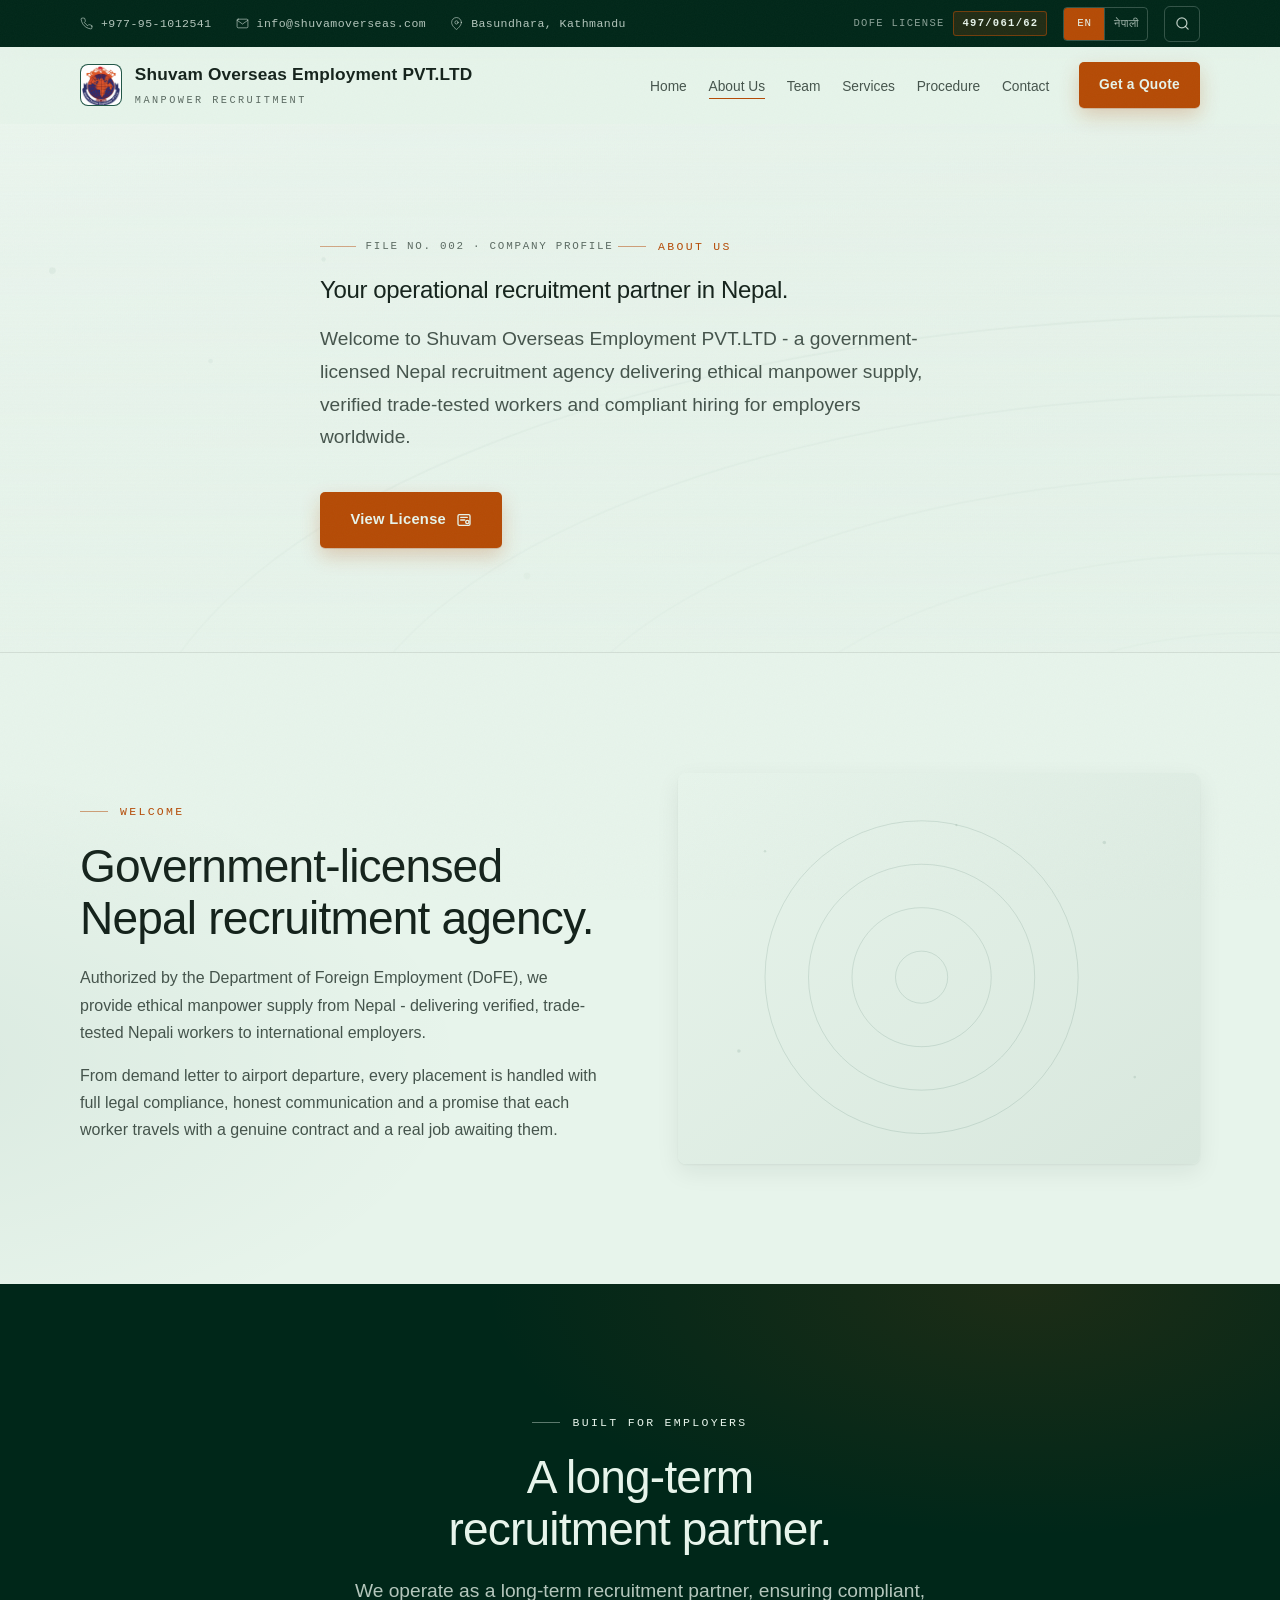
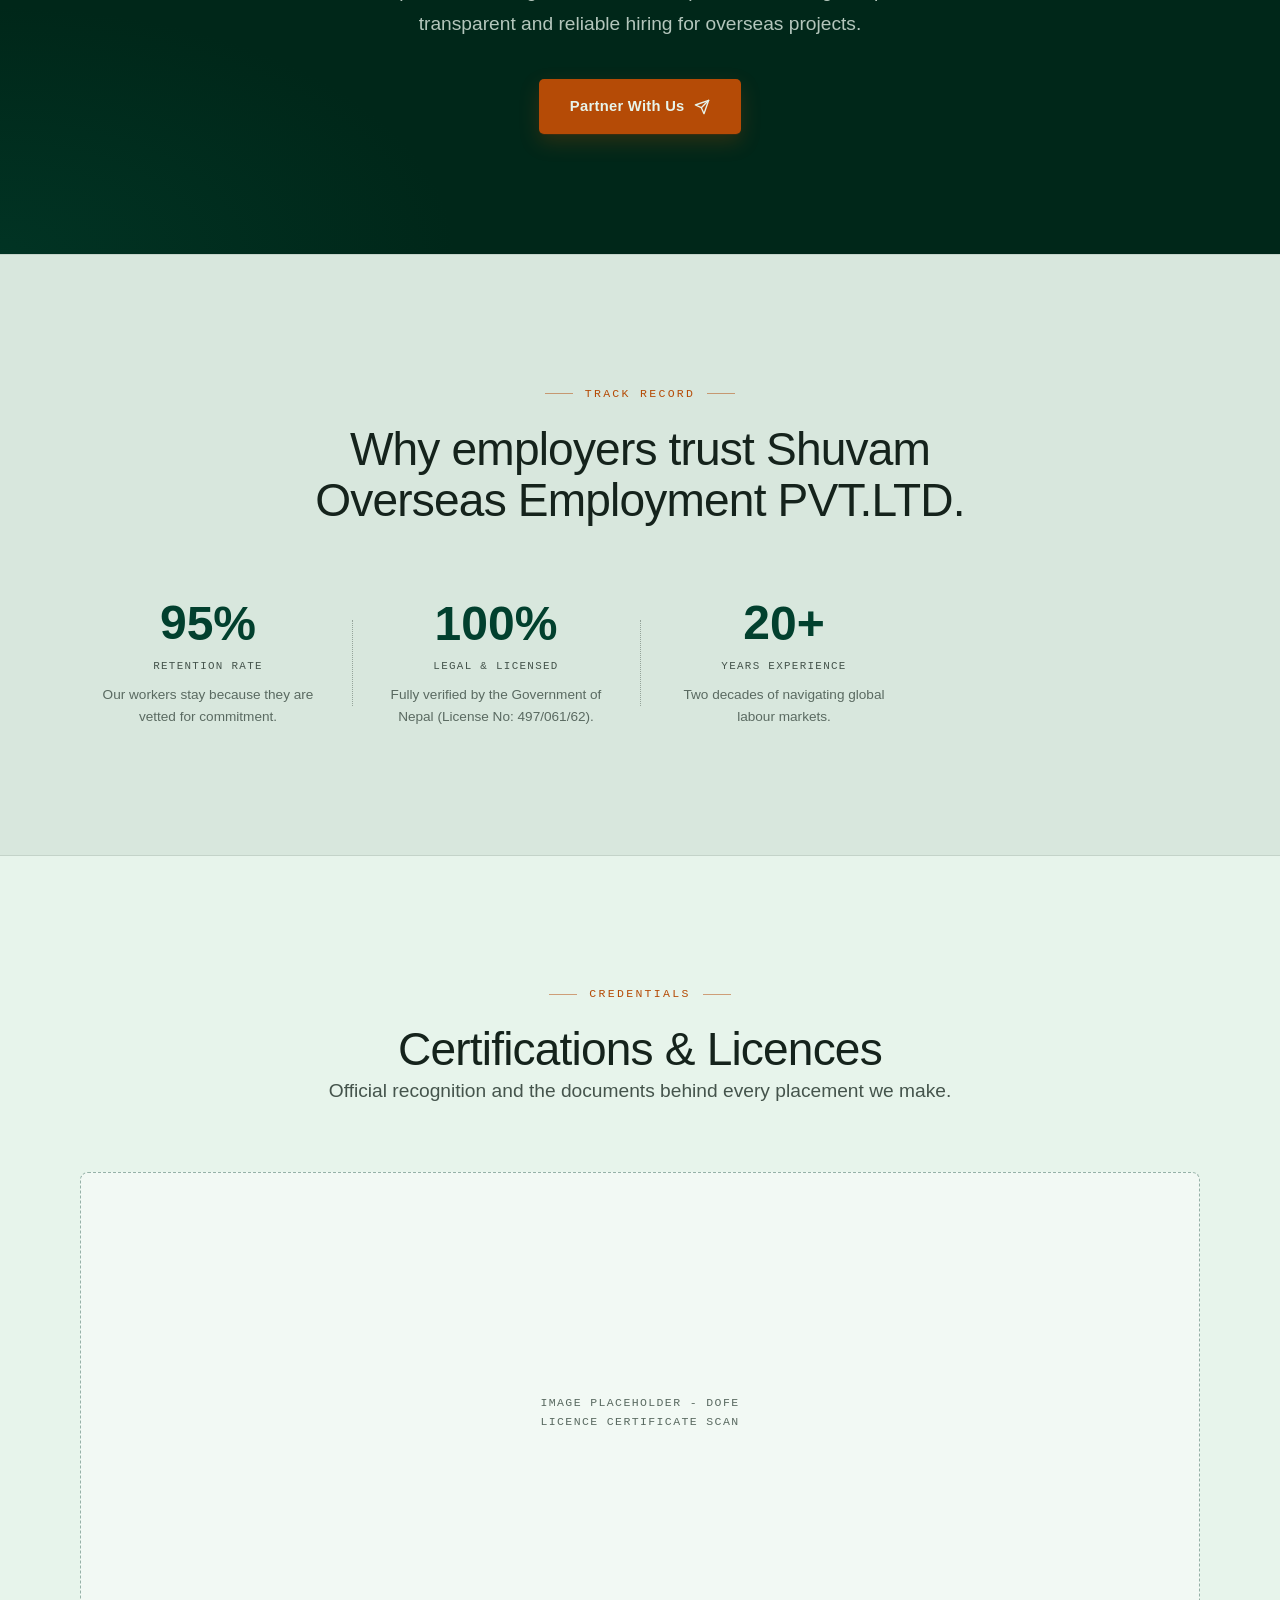
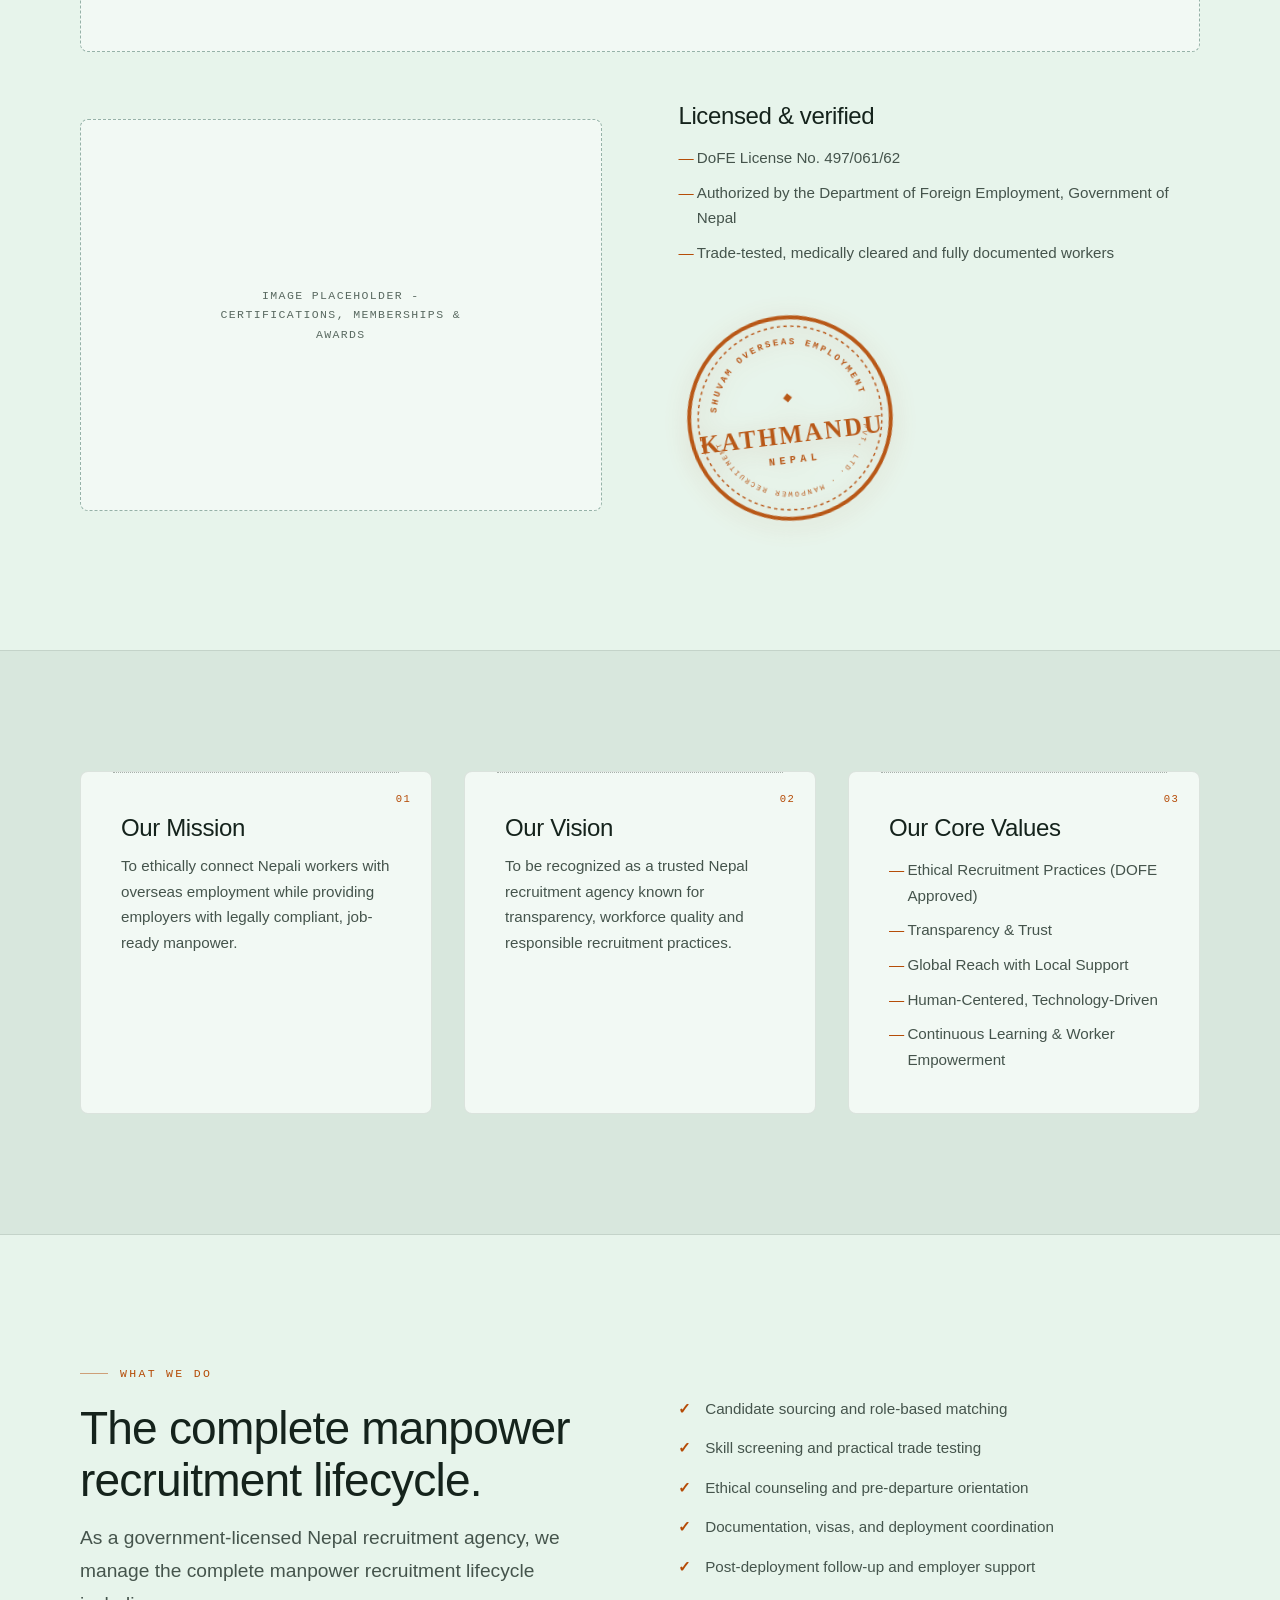
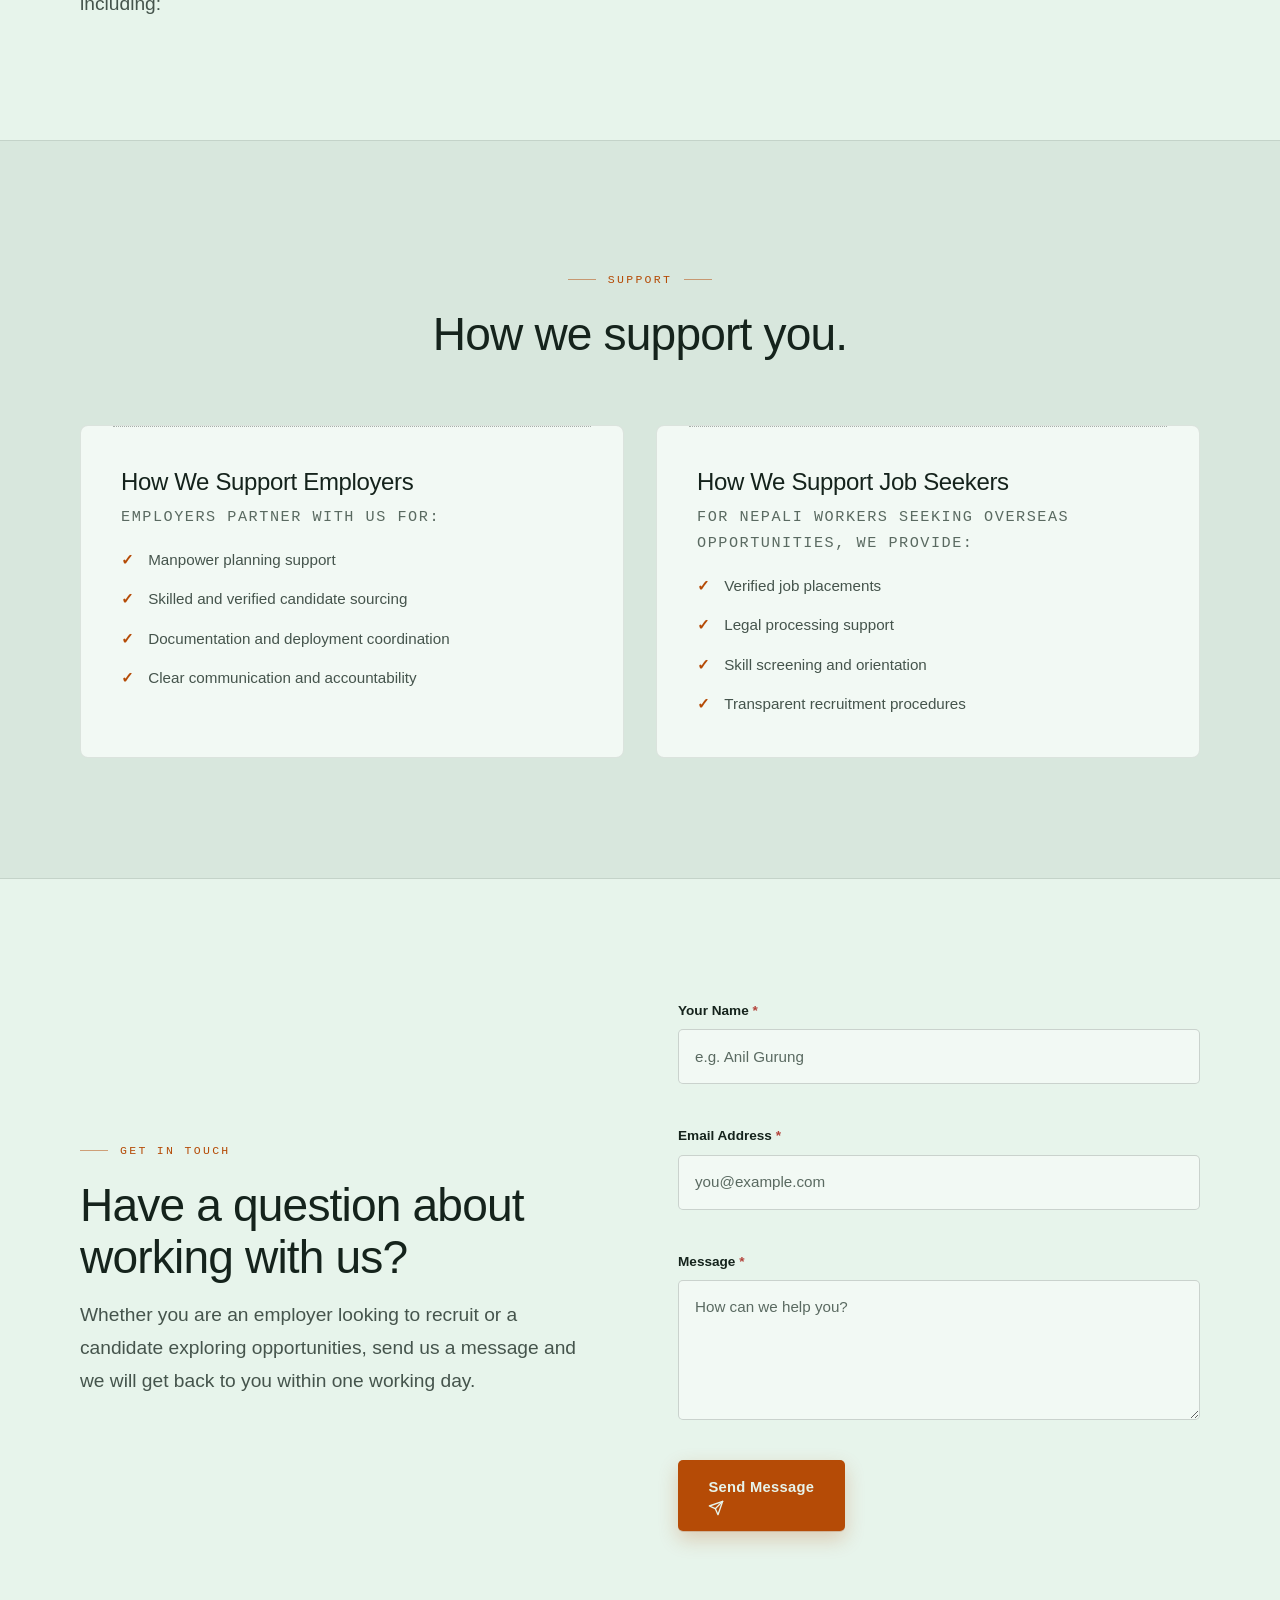
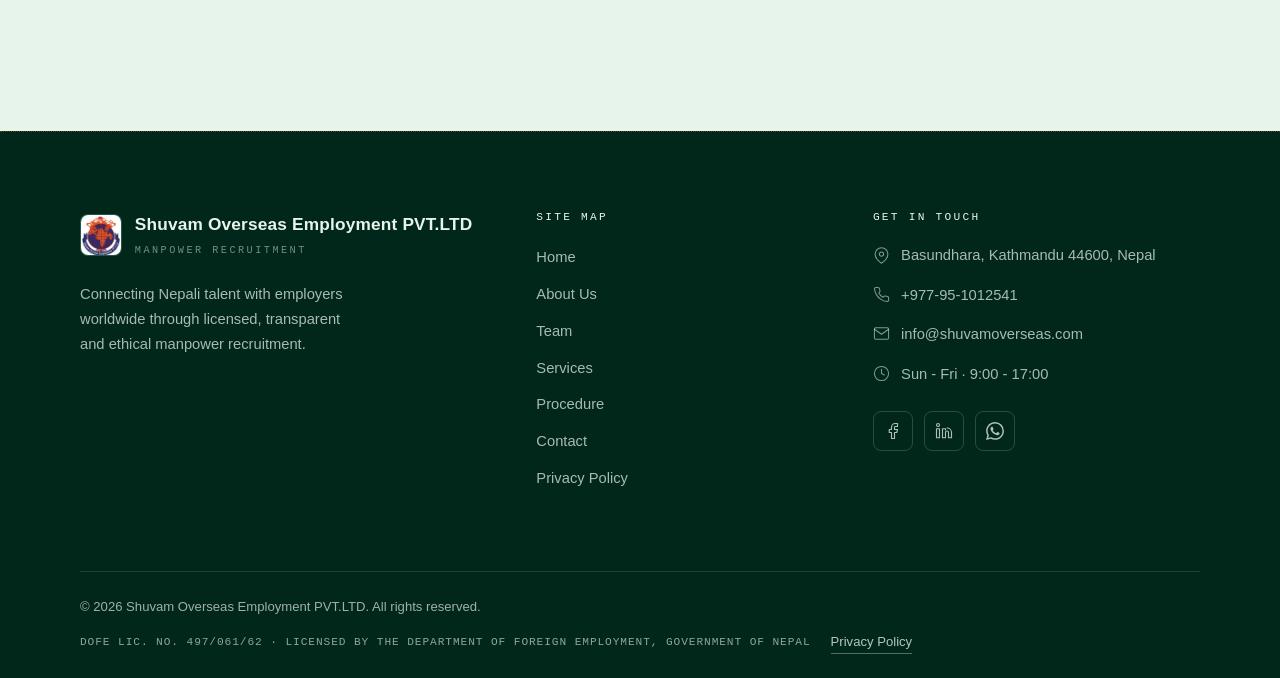
<file: over/about.html>
<!DOCTYPE html>
<html lang="en">
<head>
  <meta charset="UTF-8" />
  <meta name="viewport" content="width=device-width, initial-scale=1.0" />
  <title>About Us - Shuvam Overseas Employment PVT.LTD</title>
  <meta name="description" content="Learn about Shuvam Overseas Employment PVT.LTD, a licensed Nepali manpower recruitment agency - our mission, vision and the values behind everything we do." />
  <meta property="og:site_name" content="Shuvam Overseas Employment PVT.LTD" />
  <meta property="og:type" content="website" />
  <meta property="og:title" content="About Us - Shuvam Overseas Employment PVT.LTD" />
  <meta property="og:description" content="Learn about Shuvam Overseas Employment PVT.LTD, a licensed Nepali manpower recruitment agency - our mission, vision and the values behind everything we do." />
  <meta name="twitter:card" content="summary" />
  <meta name="twitter:title" content="About Us - Shuvam Overseas Employment PVT.LTD" />
  <meta name="twitter:description" content="Learn about Shuvam Overseas Employment PVT.LTD, a licensed Nepali manpower recruitment agency - our mission, vision and the values behind everything we do." />

  <!-- Flag JS availability so reveal/entrance styles only apply when JS runs -->
  <script src="js/flag.js"></script>

  <!-- Security hardening (server headers should also set these - see .htaccess / _headers) -->
  <meta http-equiv="Content-Security-Policy" content="default-src 'self'; script-src 'self'; style-src 'self' 'unsafe-inline' https://fonts.googleapis.com; font-src 'self' https://fonts.gstatic.com data:; img-src 'self' data:; connect-src 'self'; frame-ancestors 'none'; base-uri 'self'; form-action 'self'" />
  <meta http-equiv="X-Content-Type-Options" content="nosniff" />
  <meta http-equiv="X-Frame-Options" content="DENY" />
  <meta name="referrer" content="strict-origin-when-cross-origin" />


  <link rel="preconnect" href="https://fonts.googleapis.com" />
  <link rel="preconnect" href="https://fonts.gstatic.com" crossorigin />
  <link href="https://fonts.googleapis.com/css2?family=Bricolage+Grotesque:opsz,wght@12..96,500;12..96,600;12..96,700&family=Chivo+Mono:wght@400;500;600&family=Public+Sans:wght@400;500;600;700&display=swap" rel="stylesheet" />

  <link rel="icon" type="image/png" href="images/logo.png" />
  <link rel="stylesheet" href="css/style.css" />
  <link rel="stylesheet" href="css/responsive.css" />
</head>
<body>

  <a class="skip-link" href="#main">Skip to content</a>

  <!-- ============================================================
       Loading overlay - brief logo pulse while the page settles
       ============================================================ -->
  <div class="page-loader" aria-hidden="true">
    <span class="page-loader__mark"><img src="images/logo.png" alt="" /></span>
  </div>

  <!-- Scroll progress bar (top of viewport) -->
  <div class="scroll-progress" aria-hidden="true"><span></span></div>

  <div class="utility">
    <div class="container utility__inner">
      <ul class="utility__contact">
        <li>
          <svg xmlns="http://www.w3.org/2000/svg" width="13" height="13" viewBox="0 0 24 24" fill="none" stroke="currentColor" stroke-width="1.8" stroke-linecap="round" stroke-linejoin="round" aria-hidden="true"><path d="M22 16.92v3a2 2 0 0 1-2.18 2 19.79 19.79 0 0 1-8.63-3.07 19.5 19.5 0 0 1-6-6 19.79 19.79 0 0 1-3.07-8.67A2 2 0 0 1 4.11 2h3a2 2 0 0 1 2 1.72 12.84 12.84 0 0 0 .7 2.81 2 2 0 0 1-.45 2.11L8.09 9.91a16 16 0 0 0 6 6l1.27-1.27a2 2 0 0 1 2.11-.45 12.84 12.84 0 0 0 2.81.7A2 2 0 0 1 22 16.92z"/></svg>
          <a href="tel:+977951012541">+977-95-1012541</a>
        </li>
        <li class="utility__item--wide">
          <svg xmlns="http://www.w3.org/2000/svg" width="13" height="13" viewBox="0 0 24 24" fill="none" stroke="currentColor" stroke-width="1.8" stroke-linecap="round" stroke-linejoin="round" aria-hidden="true"><path d="M4 4h16c1.1 0 2 .9 2 2v12c0 1.1-.9 2-2 2H4c-1.1 0-2-.9-2-2V6c0-1.1.9-2 2-2z"/><polyline points="22,6 12,13 2,6"/></svg>
          <a href="mailto:info@shuvamoverseas.com">info@shuvamoverseas.com</a>
        </li>
        <li class="utility__item--wide">
          <svg xmlns="http://www.w3.org/2000/svg" width="13" height="13" viewBox="0 0 24 24" fill="none" stroke="currentColor" stroke-width="1.8" stroke-linecap="round" stroke-linejoin="round" aria-hidden="true"><path d="M21 10c0 7-9 13-9 13s-9-6-9-13a9 9 0 0 1 18 0z"/><circle cx="12" cy="10" r="3"/></svg>
          <span data-i18n="util.addr">Basundhara, Kathmandu</span>
        </li>
      </ul>

      <div class="utility__tools">
        <span class="utility__license">
          <span data-i18n="util.license">DoFE License</span>
          <b class="utility__license-no">497/061/62</b>
        </span>
        <div class="lang" role="group" aria-label="Language" data-i18n-aria="util.langGroup">
          <button class="lang__btn is-active" type="button" data-set-lang="en" aria-pressed="true" lang="en">EN</button>
          <button class="lang__btn" type="button" data-set-lang="ne" aria-pressed="false" lang="ne">नेपाली</button>
        </div>
        <button class="utility__search" type="button" data-search-open aria-label="Search" data-i18n-aria="search.open">
          <svg xmlns="http://www.w3.org/2000/svg" width="15" height="15" viewBox="0 0 24 24" fill="none" stroke="currentColor" stroke-width="2" stroke-linecap="round" stroke-linejoin="round" aria-hidden="true"><circle cx="11" cy="11" r="8"/><line x1="21" y1="21" x2="16.65" y2="16.65"/></svg>
        </button>
      </div>
    </div>
  </div>

  <!-- ============================================================
       Header (shared)
       ============================================================ -->
  <header class="header">
    <div class="container header__inner">
      <a class="brand" href="index.html" aria-label="Shuvam Overseas Employment PVT.LTD - home">
        <span class="brand__mark"><img src="images/logo.png" alt="" width="42" height="42" /></span>
        <span class="brand__text">
          <span class="brand__name">Shuvam Overseas Employment PVT.LTD</span>
          <span class="brand__tag">Manpower Recruitment</span>
        </span>
      </a>

      <button class="nav__toggle" type="button" aria-expanded="false" aria-controls="primary-nav" aria-label="Open menu">
        <svg class="nav__toggle__icon" viewBox="0 0 24 24" aria-hidden="true" focusable="false">
          <line class="nav__toggle__line" x1="4" y1="6" x2="20" y2="6" />
          <line class="nav__toggle__line" x1="4" y1="12" x2="20" y2="12" />
          <line class="nav__toggle__line" x1="4" y1="18" x2="20" y2="18" />
        </svg>
      </button>

      <nav class="nav" id="primary-nav" aria-label="Primary">
        <ul class="nav__list">
          <li><a class="nav__link" href="index.html" data-i18n="nav.home">Home</a></li>
          <li><a class="nav__link" href="about.html" aria-current="page" data-i18n="nav.about">About Us</a></li>
          <li><a class="nav__link" href="team.html" data-i18n="nav.team">Team</a></li>
          <li><a class="nav__link" href="services.html" data-i18n="nav.services">Services</a></li>
          <li><a class="nav__link" href="procedure.html" data-i18n="nav.procedure">Procedure</a></li>
          <li><a class="nav__link" href="contact.html" data-i18n="nav.contact">Contact</a></li>
          <li class="nav__cta"><a class="btn btn--primary" href="contact.html" data-i18n="nav.quote">Get a Quote</a></li>
        </ul>
      </nav>
    </div>
  </header>

  <main id="main">

    <!-- ============================================================
         Hero banner
         ============================================================ -->
    <section class="page-hero">
      <img class="page-hero__media" src="images/hero/about.svg" alt="" data-parallax fetchpriority="high" />
      <div class="page-hero__overlay"></div>
      <div class="container page-hero__inner reveal">
        <p class="file-tag" data-i18n="ab.fileTag">File No. 002 &middot; Company Profile</p>
        <p class="eyebrow" data-i18n="nav.about">About Us</p>
        <h1 data-i18n="ab.h1">Your operational recruitment partner in Nepal.</h1>
        <p class="lede" data-i18n="ab.lede">
          Welcome to Shuvam Overseas Employment PVT.LTD - a government-licensed
          Nepal recruitment agency delivering ethical manpower supply, verified
          trade-tested workers and compliant hiring for employers worldwide.
        </p>
        <div class="hero__actions">
          <a class="btn btn--primary" href="#credentials">
            <span data-i18n="ab.heroBtn">View License</span>
            <svg xmlns="http://www.w3.org/2000/svg" width="16" height="16" viewBox="0 0 24 24" fill="none" stroke="currentColor" stroke-width="2" stroke-linecap="round" stroke-linejoin="round" aria-hidden="true"><rect x="3" y="4" width="18" height="16" rx="2"/><path d="M7 8h10"/><path d="M7 12h6"/><circle cx="17" cy="15" r="2.5"/></svg>
          </a>
        </div>
      </div>
    </section>

    <!-- ============================================================
         Welcome - government-licensed agency
         ============================================================ -->
    <section class="section">
      <div class="container">
        <div class="split">
          <div class="bridging__copy reveal">
            <p class="eyebrow" data-i18n="ab.who.eyebrow">Welcome</p>
            <h2 data-i18n="ab.who.h2">Government-licensed Nepal recruitment agency.</h2>
            <p data-i18n="ab.who.p1">
              Authorized by the Department of Foreign Employment (DoFE), we
              provide ethical manpower supply from Nepal - delivering verified,
              trade-tested Nepali workers to international employers.
            </p>
            <p data-i18n="ab.who.p2">
              From demand letter to airport departure, every placement is
              handled with full legal compliance, honest communication and a
              promise that each worker travels with a genuine contract and a
              real job awaiting them.
            </p>
          </div>
          <div class="bridging__media reveal">
            <img src="images/about.svg" loading="lazy" alt="The Shuvam Overseas Employment PVT.LTD team and working relationship" />
          </div>
        </div>
      </div>
    </section>

    <!-- ============================================================
         Built for Employers - navy CTA band
         ============================================================ -->
    <section class="section cta-band section--navy">
      <div class="container">
        <div class="reveal">
          <p class="eyebrow" data-i18n="ab.emp.eyebrow">Built for Employers</p>
          <h2 data-i18n="ab.emp.h2">A long-term recruitment partner.</h2>
          <p class="lede" data-i18n="ab.emp.lede">
            We operate as a long-term recruitment partner, ensuring compliant,
            transparent and reliable hiring for overseas projects.
          </p>
          <div class="hero__actions">
            <a class="btn btn--primary" href="contact.html">
              <span data-i18n="ab.emp.btn">Partner With Us</span>
              <svg xmlns="http://www.w3.org/2000/svg" width="16" height="16" viewBox="0 0 24 24" fill="none" stroke="currentColor" stroke-width="2" stroke-linecap="round" stroke-linejoin="round" aria-hidden="true"><line x1="22" y1="2" x2="11" y2="13"/><polygon points="22 2 15 22 11 13 2 9 22 2"/></svg>
            </a>
          </div>
        </div>
      </div>
    </section>

    <!-- ============================================================
         Why employers trust us - credential stats
         ============================================================ -->
    <section class="section section--soft">
      <div class="container">
        <div class="section__header section__header--center reveal">
          <p class="eyebrow" data-i18n="ab.trust.eyebrow">Track Record</p>
          <h2 data-i18n="ab.trust.h2">Why employers trust Shuvam Overseas Employment PVT.LTD.</h2>
        </div>

        <div class="stats stats--3" data-stagger>
          <div class="stat">
            <span class="stat__num" data-count="95" data-suffix="%">95%</span>
            <span class="stat__label" data-i18n="ab.trust.ret.t">Retention Rate</span>
            <span class="stat__note" data-i18n="ab.trust.ret.n">Our workers stay because they are vetted for commitment.</span>
          </div>
          <div class="stat">
            <span class="stat__num" data-count="100" data-suffix="%">100%</span>
            <span class="stat__label" data-i18n="ab.trust.lic.t">Legal &amp; Licensed</span>
            <span class="stat__note" data-i18n="ab.trust.lic.n">Fully verified by the Government of Nepal (License No: 497/061/62).</span>
          </div>
          <div class="stat">
            <span class="stat__num" data-count="20" data-suffix="+">20+</span>
            <span class="stat__label" data-i18n="ab.trust.yrs.t">Years Experience</span>
            <span class="stat__note" data-i18n="ab.trust.yrs.n">Two decades of navigating global labour markets.</span>
          </div>
        </div>
      </div>
    </section>

    <!-- ============================================================
         Certifications & Licences - image slots + facts
         ============================================================ -->
    <section class="section" id="credentials">
      <div class="container">
        <div class="section__header section__header--center reveal">
          <p class="eyebrow" data-i18n="ab.cred.eyebrow">Credentials</p>
          <h2 data-i18n="ab.cred.h2">Certifications &amp; Licences</h2>
          <p class="lede" data-i18n="ab.cred.lede">
            Official recognition and the documents behind every placement we make.
          </p>
        </div>

        <div class="img-slot reveal">
          <span class="img-slot__label" data-i18n="ab.cred.slotTop">
            Image placeholder - DoFE licence certificate scan
          </span>
        </div>

        <div class="split credentials__split">
          <div class="img-slot img-slot--side reveal">
            <span class="img-slot__label" data-i18n="ab.cred.slotSide">
              Image placeholder - certifications, memberships &amp; awards
            </span>
          </div>
          <div class="reveal">
            <h3 data-i18n="ab.cred.h3">Licensed &amp; verified</h3>
            <ul class="highlight__list">
              <li data-i18n="ab.cred.f1">DoFE License No. 497/061/62</li>
              <li data-i18n="ab.cred.f2">Authorized by the Department of Foreign Employment, Government of Nepal</li>
              <li data-i18n="ab.cred.f3">Trade-tested, medically cleared and fully documented workers</li>
            </ul>
            <img class="stamp credentials__stamp" src="images/stamp.svg" alt="Shuvam Overseas Employment PVT.LTD official stamp" width="160" height="160" loading="lazy" />
          </div>
        </div>
      </div>
    </section>

    <!-- ============================================================
         Mission, Vision & Core Values
         ============================================================ -->
    <section class="section section--soft">
      <div class="container">
        <div class="highlights" data-stagger>
          <article class="highlight">
            <span class="card-index">01</span>
            <h3 data-i18n="ab.mission.t">Our Mission</h3>
            <p data-i18n="ab.mission.d">
              To ethically connect Nepali workers with overseas employment while
              providing employers with legally compliant, job-ready manpower.
            </p>
          </article>

          <article class="highlight">
            <span class="card-index">02</span>
            <h3 data-i18n="ab.vision.t">Our Vision</h3>
            <p data-i18n="ab.vision.d">
              To be recognized as a trusted Nepal recruitment agency known for
              transparency, workforce quality and responsible recruitment
              practices.
            </p>
          </article>

          <article class="highlight">
            <span class="card-index">03</span>
            <h3 data-i18n="ab.values.t">Our Core Values</h3>
            <ul class="highlight__list">
              <li data-i18n="ab.val.1">Ethical Recruitment Practices (DOFE Approved)</li>
              <li data-i18n="ab.val.2">Transparency &amp; Trust</li>
              <li data-i18n="ab.val.3">Global Reach with Local Support</li>
              <li data-i18n="ab.val.4">Human-Centered, Technology-Driven</li>
              <li data-i18n="ab.val.5">Continuous Learning &amp; Worker Empowerment</li>
            </ul>
          </article>
        </div>
      </div>
    </section>

    <!-- ============================================================
         What we do - full recruitment lifecycle
         ============================================================ -->
    <section class="section">
      <div class="container">
        <div class="split">
          <div class="reveal">
            <p class="eyebrow" data-i18n="ab.what.eyebrow">What We Do</p>
            <h2 data-i18n="ab.what.h2">The complete manpower recruitment lifecycle.</h2>
            <p class="lede lede--inset" data-i18n="ab.what.p">
              As a government-licensed Nepal recruitment agency, we manage the
              complete manpower recruitment lifecycle including:
            </p>
          </div>
          <div class="reveal">
            <ul class="tick-list">
              <li data-i18n="ab.what.1">Candidate sourcing and role-based matching</li>
              <li data-i18n="ab.what.2">Skill screening and practical trade testing</li>
              <li data-i18n="ab.what.3">Ethical counseling and pre-departure orientation</li>
              <li data-i18n="ab.what.4">Documentation, visas, and deployment coordination</li>
              <li data-i18n="ab.what.5">Post-deployment follow-up and employer support</li>
            </ul>
          </div>
        </div>
      </div>
    </section>

    <!-- ============================================================
         How we support employers & job seekers
         ============================================================ -->
    <section class="section section--soft">
      <div class="container">
        <div class="section__header section__header--center reveal">
          <p class="eyebrow" data-i18n="ab.sup.eyebrow">Support</p>
          <h2 data-i18n="ab.sup.h2">How we support you.</h2>
        </div>

        <div class="support-grid" data-stagger>
          <article class="highlight">
            <h3 data-i18n="ab.sup.e.t">How We Support Employers</h3>
            <p class="support-card__intro" data-i18n="ab.sup.e.i">Employers partner with us for:</p>
            <ul class="tick-list">
              <li data-i18n="ab.sup.e.1">Manpower planning support</li>
              <li data-i18n="ab.sup.e.2">Skilled and verified candidate sourcing</li>
              <li data-i18n="ab.sup.e.3">Documentation and deployment coordination</li>
              <li data-i18n="ab.sup.e.4">Clear communication and accountability</li>
            </ul>
          </article>

          <article class="highlight">
            <h3 data-i18n="ab.sup.j.t">How We Support Job Seekers</h3>
            <p class="support-card__intro" data-i18n="ab.sup.j.i">For Nepali workers seeking overseas opportunities, we provide:</p>
            <ul class="tick-list">
              <li data-i18n="ab.sup.j.1">Verified job placements</li>
              <li data-i18n="ab.sup.j.2">Legal processing support</li>
              <li data-i18n="ab.sup.j.3">Skill screening and orientation</li>
              <li data-i18n="ab.sup.j.4">Transparent recruitment procedures</li>
            </ul>
          </article>
        </div>
      </div>
    </section>

    <!-- ============================================================
         Contact form
         ============================================================ -->
    <section class="section">
      <div class="container">
        <div class="split">
          <div class="reveal">
            <p class="eyebrow" data-i18n="footer.touch">Get in Touch</p>
            <h2 data-i18n="ab.form.h2">Have a question about working with us?</h2>
            <p class="lede lede--inset" data-i18n="ab.form.lede">
              Whether you are an employer looking to recruit or a candidate
              exploring opportunities, send us a message and we will get back
              to you within one working day.
            </p>
          </div>

          <form class="form reveal" data-form novalidate>
            <div class="form__field form__hp" aria-hidden="true">
              <label for="about-website">Website</label>
              <input type="text" id="about-website" name="website" tabindex="-1" autocomplete="off" />
            </div>

            <div class="form__field">
              <label class="form__label" for="about-name"><span data-i18n="form.name">Your Name</span> <span class="req" aria-hidden="true">*</span></label>
              <input class="form__input" type="text" id="about-name" name="name" required autocomplete="name" maxlength="120" placeholder="e.g. Anil Gurung" data-i18n-ph="form.namePh" />
              <p class="form__error" data-error-for="about-name" role="alert"></p>
            </div>

            <div class="form__field">
              <label class="form__label" for="about-email"><span data-i18n="form.email">Email Address</span> <span class="req" aria-hidden="true">*</span></label>
              <input class="form__input" type="email" id="about-email" name="email" required autocomplete="email" maxlength="120" placeholder="you@example.com" />
              <p class="form__error" data-error-for="about-email" role="alert"></p>
            </div>

            <div class="form__field">
              <label class="form__label" for="about-message"><span data-i18n="form.message">Message</span> <span class="req" aria-hidden="true">*</span></label>
              <textarea class="form__textarea" id="about-message" name="message" required maxlength="2000" placeholder="How can we help you?" data-i18n-ph="form.messagePh"></textarea>
              <p class="form__error" data-error-for="about-message" role="alert"></p>
            </div>

            <div class="form__status" role="status" aria-live="polite"></div>

            <button class="btn btn--primary form__submit" type="submit">
              <span class="form__spinner" aria-hidden="true"></span>
              <span class="form__submit-text">
                <span data-i18n="form.submit">Send Message</span>
                <svg xmlns="http://www.w3.org/2000/svg" width="16" height="16" viewBox="0 0 24 24" fill="none" stroke="currentColor" stroke-width="2" stroke-linecap="round" stroke-linejoin="round" aria-hidden="true"><line x1="22" y1="2" x2="11" y2="13"/><polygon points="22 2 15 22 11 13 2 9 22 2"/></svg>
              </span>
            </button>
          </form>
        </div>
      </div>
    </section>

  </main>

  <!-- ============================================================
       Footer (shared)
       ============================================================ -->
  <dialog class="search" id="site-search" aria-label="Site search" data-i18n-aria="search.dialog">
    <div class="search__panel">
      <div class="search__bar">
        <svg class="search__icon" xmlns="http://www.w3.org/2000/svg" width="17" height="17" viewBox="0 0 24 24" fill="none" stroke="currentColor" stroke-width="2" stroke-linecap="round" stroke-linejoin="round" aria-hidden="true"><circle cx="11" cy="11" r="8"/><line x1="21" y1="21" x2="16.65" y2="16.65"/></svg>
        <input class="search__input" type="search" id="search-input" autocomplete="off" placeholder="Search the site..." data-i18n-ph="search.placeholder" aria-label="Search the site" data-i18n-aria="search.placeholder" />
        <button class="search__close" type="button" data-search-close aria-label="Close search" data-i18n-aria="search.close">
          <svg xmlns="http://www.w3.org/2000/svg" width="17" height="17" viewBox="0 0 24 24" fill="none" stroke="currentColor" stroke-width="2" stroke-linecap="round" stroke-linejoin="round" aria-hidden="true"><line x1="18" y1="6" x2="6" y2="18"/><line x1="6" y1="6" x2="18" y2="18"/></svg>
        </button>
      </div>
      <p class="search__hint" data-i18n="search.hint">Try "visa", "salary", "procedure" or a sector name.</p>
      <p class="search__count" role="status" aria-live="polite"></p>
      <ul class="search__results"></ul>
      <p class="search__empty" data-i18n="search.empty">No matches. Try a different keyword.</p>
    </div>
  </dialog>

  <footer class="footer">
    <div class="container">
      <div class="footer__top">
        <div class="footer__brand">
          <a class="brand" href="index.html" aria-label="Shuvam Overseas Employment PVT.LTD - home">
            <span class="brand__mark"><img src="images/logo.png" alt="" width="42" height="42" /></span>
            <span class="brand__text">
              <span class="brand__name">Shuvam Overseas Employment PVT.LTD</span>
              <span class="brand__tag">Manpower Recruitment</span>
            </span>
          </a>
          <p class="footer__blurb" data-i18n="footer.blurb">
            Connecting Nepali talent with employers worldwide through
            licensed, transparent and ethical manpower recruitment.
          </p>
        </div>

        <nav aria-label="Footer">
          <h4 data-i18n="footer.sitemap">Site Map</h4>
          <ul class="footer__links">
            <li><a href="index.html" data-i18n="nav.home">Home</a></li>
            <li><a href="about.html" data-i18n="nav.about">About Us</a></li>
            <li><a href="team.html" data-i18n="nav.team">Team</a></li>
            <li><a href="services.html" data-i18n="nav.services">Services</a></li>
            <li><a href="procedure.html" data-i18n="nav.procedure">Procedure</a></li>
            <li><a href="contact.html" data-i18n="nav.contact">Contact</a></li>
            <li><a href="privacy.html" data-i18n="footer.privacy">Privacy Policy</a></li>
          </ul>
        </nav>

        <div>
          <h4 data-i18n="footer.touch">Get in Touch</h4>
          <ul class="footer__contact">
            <li>
              <svg xmlns="http://www.w3.org/2000/svg" width="17" height="17" viewBox="0 0 24 24" fill="none" stroke="currentColor" stroke-width="1.5" stroke-linecap="round" stroke-linejoin="round" aria-hidden="true"><path d="M21 10c0 7-9 13-9 13s-9-6-9-13a9 9 0 0 1 18 0z"/><circle cx="12" cy="10" r="3"/></svg>
              <span data-i18n="footer.addr">Basundhara, Kathmandu 44600, Nepal</span>
            </li>
            <li>
              <svg xmlns="http://www.w3.org/2000/svg" width="17" height="17" viewBox="0 0 24 24" fill="none" stroke="currentColor" stroke-width="1.5" stroke-linecap="round" stroke-linejoin="round" aria-hidden="true"><path d="M22 16.92v3a2 2 0 0 1-2.18 2 19.79 19.79 0 0 1-8.63-3.07 19.5 19.5 0 0 1-6-6 19.79 19.79 0 0 1-3.07-8.67A2 2 0 0 1 4.11 2h3a2 2 0 0 1 2 1.72 12.84 12.84 0 0 0 .7 2.81 2 2 0 0 1-.45 2.11L8.09 9.91a16 16 0 0 0 6 6l1.27-1.27a2 2 0 0 1 2.11-.45 12.84 12.84 0 0 0 2.81.7A2 2 0 0 1 22 16.92z"/></svg>
              <a href="tel:+977951012541">+977-95-1012541</a>
            </li>
            <li>
              <svg xmlns="http://www.w3.org/2000/svg" width="17" height="17" viewBox="0 0 24 24" fill="none" stroke="currentColor" stroke-width="1.5" stroke-linecap="round" stroke-linejoin="round" aria-hidden="true"><path d="M4 4h16c1.1 0 2 .9 2 2v12c0 1.1-.9 2-2 2H4c-1.1 0-2-.9-2-2V6c0-1.1.9-2 2-2z"/><polyline points="22,6 12,13 2,6"/></svg>
              <a href="mailto:info@shuvamoverseas.com">info@shuvamoverseas.com</a>
            </li>
            <li>
              <svg xmlns="http://www.w3.org/2000/svg" width="17" height="17" viewBox="0 0 24 24" fill="none" stroke="currentColor" stroke-width="1.5" stroke-linecap="round" stroke-linejoin="round" aria-hidden="true"><circle cx="12" cy="12" r="10"/><polyline points="12 6 12 12 16 14"/></svg>
              <span data-i18n="footer.hours">Sun - Fri &middot; 9:00 - 17:00</span>
            </li>
          </ul>

          <div class="footer__social">
            <a href="#" aria-label="Facebook" rel="noopener">
              <svg xmlns="http://www.w3.org/2000/svg" width="18" height="18" viewBox="0 0 24 24" fill="none" stroke="currentColor" stroke-width="1.5" stroke-linecap="round" stroke-linejoin="round" aria-hidden="true"><path d="M18 2h-3a5 5 0 0 0-5 5v3H7v4h3v8h4v-8h3l1-4h-4V7a1 1 0 0 1 1-1h3z"/></svg>
            </a>
            <a href="#" aria-label="LinkedIn" rel="noopener">
              <svg xmlns="http://www.w3.org/2000/svg" width="18" height="18" viewBox="0 0 24 24" fill="none" stroke="currentColor" stroke-width="1.5" stroke-linecap="round" stroke-linejoin="round" aria-hidden="true"><path d="M16 8a6 6 0 0 1 6 6v7h-4v-7a2 2 0 0 0-2-2 2 2 0 0 0-2 2v7h-4V9h4v1.5"/><rect x="2" y="9" width="4" height="12"/><circle cx="4" cy="4" r="2"/></svg>
            </a>
            <a href="https://wa.me/977951012541" target="_blank" rel="noopener" aria-label="WhatsApp">
              <svg xmlns="http://www.w3.org/2000/svg" width="18" height="18" viewBox="0 0 24 24" fill="currentColor" aria-hidden="true"><path d="M17.472 14.382c-.297-.149-1.758-.867-2.03-.967-.273-.099-.471-.148-.67.15-.197.297-.767.966-.94 1.164-.173.199-.347.223-.644.075-.297-.15-1.255-.463-2.39-1.475-.883-.788-1.48-1.761-1.653-2.059-.173-.297-.018-.458.13-.606.134-.133.298-.347.446-.52.149-.174.198-.298.298-.497.099-.198.05-.371-.025-.52-.075-.149-.669-1.612-.916-2.207-.242-.579-.487-.5-.669-.51-.173-.008-.371-.01-.57-.01-.198 0-.52.074-.792.372-.272.297-1.04 1.016-1.04 2.479 0 1.462 1.065 2.875 1.213 3.074.149.198 2.096 3.2 5.077 4.487.709.306 1.262.489 1.694.625.712.227 1.36.195 1.871.118.571-.085 1.758-.719 2.006-1.413.248-.694.248-1.289.173-1.413-.074-.124-.272-.198-.57-.347m-5.421 7.403h-.004a9.87 9.87 0 0 1-5.031-1.378l-.361-.214-3.741.982.998-3.648-.235-.374a9.86 9.86 0 0 1-1.51-5.26c.001-5.45 4.436-9.884 9.888-9.884 2.64 0 5.122 1.03 6.988 2.898a9.825 9.825 0 0 1 2.893 6.994c-.003 5.45-4.437 9.884-9.885 9.884m8.413-18.297A11.815 11.815 0 0 0 12.05 0C5.495 0 .16 5.335.157 11.892c0 2.096.547 4.142 1.588 5.945L.057 24l6.305-1.654a11.882 11.882 0 0 0 5.683 1.448h.005c6.554 0 11.89-5.335 11.893-11.893a11.821 11.821 0 0 0-3.48-8.413z"/></svg>
            </a>
          </div>
        </div>
      </div>

      <div class="footer__bottom">
        <p data-i18n="footer.copy">&copy; 2026 Shuvam Overseas Employment PVT.LTD. All rights reserved.</p>
        <div class="footer__legal">
          <p class="footer__license">DoFE Lic. No. 497/061/62 <span aria-hidden="true">&middot;</span> <span data-i18n="footer.licensed">Licensed by the Department of Foreign Employment, Government of Nepal</span></p>
          <a class="footer__privacy" href="privacy.html" data-i18n="footer.privacy">Privacy Policy</a>
        </div>
      </div>
    </div>
  </footer>

  <script src="js/nav.js"></script>
  <script src="js/animations.js"></script>
  <script src="js/forms.js"></script>
  <script src="js/lang-data.js"></script>
  <script src="js/lang.js"></script>
  <script src="js/search.js"></script>
</body>
</html>
</file>
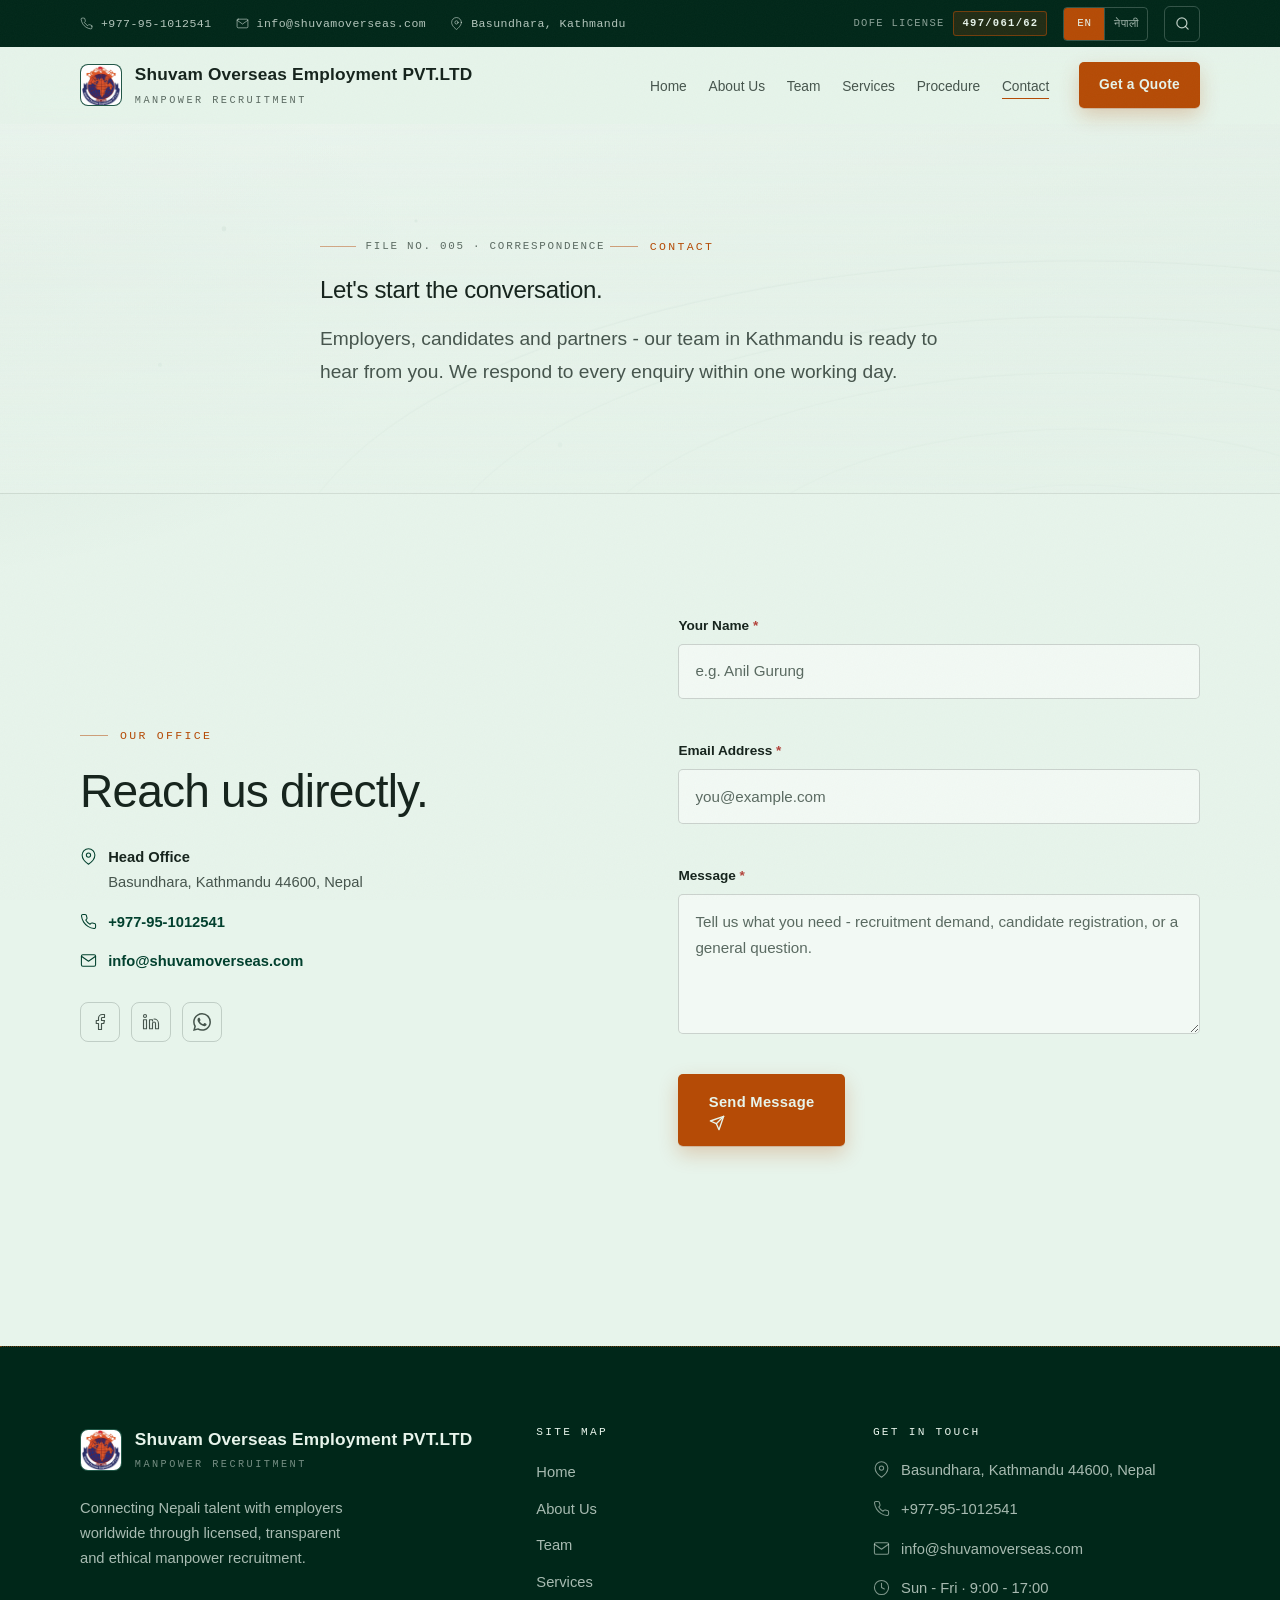
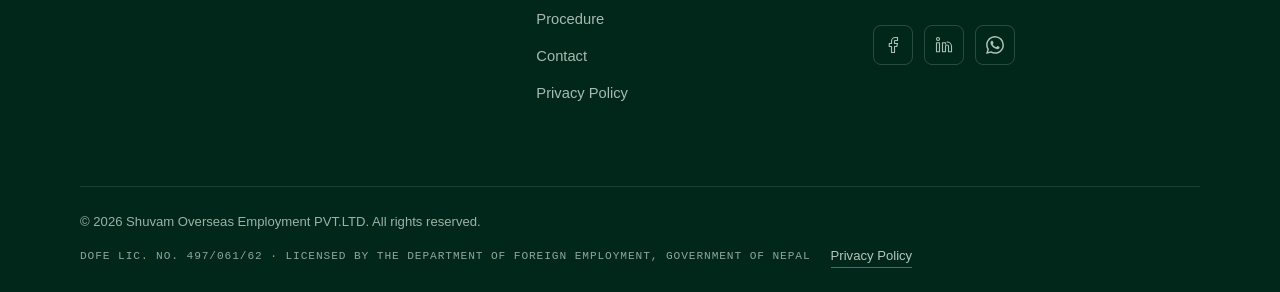
<file: over/contact.html>
<!DOCTYPE html>
<html lang="en">
<head>
  <meta charset="UTF-8" />
  <meta name="viewport" content="width=device-width, initial-scale=1.0" />
  <title>Contact Us - Shuvam Overseas Employment PVT.LTD</title>
  <meta name="description" content="Contact Shuvam Overseas Employment PVT.LTD in Kathmandu - reach out for manpower recruitment, candidate registration, or any question about overseas employment." />
  <meta property="og:site_name" content="Shuvam Overseas Employment PVT.LTD" />
  <meta property="og:type" content="website" />
  <meta property="og:title" content="Contact Us - Shuvam Overseas Employment PVT.LTD" />
  <meta property="og:description" content="Contact Shuvam Overseas Employment PVT.LTD in Kathmandu - reach out for manpower recruitment, candidate registration, or any question about overseas employment." />
  <meta name="twitter:card" content="summary" />
  <meta name="twitter:title" content="Contact Us - Shuvam Overseas Employment PVT.LTD" />
  <meta name="twitter:description" content="Contact Shuvam Overseas Employment PVT.LTD in Kathmandu - reach out for manpower recruitment, candidate registration, or any question about overseas employment." />

  <!-- Flag JS availability so reveal/entrance styles only apply when JS runs -->
  <script src="js/flag.js"></script>

  <!-- Security hardening (server headers should also set these - see .htaccess / _headers) -->
  <meta http-equiv="Content-Security-Policy" content="default-src 'self'; script-src 'self'; style-src 'self' 'unsafe-inline' https://fonts.googleapis.com; font-src 'self' https://fonts.gstatic.com data:; img-src 'self' data:; connect-src 'self'; frame-ancestors 'none'; base-uri 'self'; form-action 'self'" />
  <meta http-equiv="X-Content-Type-Options" content="nosniff" />
  <meta http-equiv="X-Frame-Options" content="DENY" />
  <meta name="referrer" content="strict-origin-when-cross-origin" />


  <link rel="preconnect" href="https://fonts.googleapis.com" />
  <link rel="preconnect" href="https://fonts.gstatic.com" crossorigin />
  <link href="https://fonts.googleapis.com/css2?family=Bricolage+Grotesque:opsz,wght@12..96,500;12..96,600;12..96,700&family=Chivo+Mono:wght@400;500;600&family=Public+Sans:wght@400;500;600;700&display=swap" rel="stylesheet" />

  <link rel="icon" type="image/png" href="images/logo.png" />
  <link rel="stylesheet" href="css/style.css" />
  <link rel="stylesheet" href="css/responsive.css" />
</head>
<body>

  <a class="skip-link" href="#main">Skip to content</a>

  <!-- ============================================================
       Loading overlay - brief logo pulse while the page settles
       ============================================================ -->
  <div class="page-loader" aria-hidden="true">
    <span class="page-loader__mark"><img src="images/logo.png" alt="" /></span>
  </div>

  <!-- Scroll progress bar (top of viewport) -->
  <div class="scroll-progress" aria-hidden="true"><span></span></div>

  <div class="utility">
    <div class="container utility__inner">
      <ul class="utility__contact">
        <li>
          <svg xmlns="http://www.w3.org/2000/svg" width="13" height="13" viewBox="0 0 24 24" fill="none" stroke="currentColor" stroke-width="1.8" stroke-linecap="round" stroke-linejoin="round" aria-hidden="true"><path d="M22 16.92v3a2 2 0 0 1-2.18 2 19.79 19.79 0 0 1-8.63-3.07 19.5 19.5 0 0 1-6-6 19.79 19.79 0 0 1-3.07-8.67A2 2 0 0 1 4.11 2h3a2 2 0 0 1 2 1.72 12.84 12.84 0 0 0 .7 2.81 2 2 0 0 1-.45 2.11L8.09 9.91a16 16 0 0 0 6 6l1.27-1.27a2 2 0 0 1 2.11-.45 12.84 12.84 0 0 0 2.81.7A2 2 0 0 1 22 16.92z"/></svg>
          <a href="tel:+977951012541">+977-95-1012541</a>
        </li>
        <li class="utility__item--wide">
          <svg xmlns="http://www.w3.org/2000/svg" width="13" height="13" viewBox="0 0 24 24" fill="none" stroke="currentColor" stroke-width="1.8" stroke-linecap="round" stroke-linejoin="round" aria-hidden="true"><path d="M4 4h16c1.1 0 2 .9 2 2v12c0 1.1-.9 2-2 2H4c-1.1 0-2-.9-2-2V6c0-1.1.9-2 2-2z"/><polyline points="22,6 12,13 2,6"/></svg>
          <a href="mailto:info@shuvamoverseas.com">info@shuvamoverseas.com</a>
        </li>
        <li class="utility__item--wide">
          <svg xmlns="http://www.w3.org/2000/svg" width="13" height="13" viewBox="0 0 24 24" fill="none" stroke="currentColor" stroke-width="1.8" stroke-linecap="round" stroke-linejoin="round" aria-hidden="true"><path d="M21 10c0 7-9 13-9 13s-9-6-9-13a9 9 0 0 1 18 0z"/><circle cx="12" cy="10" r="3"/></svg>
          <span data-i18n="util.addr">Basundhara, Kathmandu</span>
        </li>
      </ul>

      <div class="utility__tools">
        <span class="utility__license">
          <span data-i18n="util.license">DoFE License</span>
          <b class="utility__license-no">497/061/62</b>
        </span>
        <div class="lang" role="group" aria-label="Language" data-i18n-aria="util.langGroup">
          <button class="lang__btn is-active" type="button" data-set-lang="en" aria-pressed="true" lang="en">EN</button>
          <button class="lang__btn" type="button" data-set-lang="ne" aria-pressed="false" lang="ne">नेपाली</button>
        </div>
        <button class="utility__search" type="button" data-search-open aria-label="Search" data-i18n-aria="search.open">
          <svg xmlns="http://www.w3.org/2000/svg" width="15" height="15" viewBox="0 0 24 24" fill="none" stroke="currentColor" stroke-width="2" stroke-linecap="round" stroke-linejoin="round" aria-hidden="true"><circle cx="11" cy="11" r="8"/><line x1="21" y1="21" x2="16.65" y2="16.65"/></svg>
        </button>
      </div>
    </div>
  </div>

  <!-- ============================================================
       Header (shared)
       ============================================================ -->
  <header class="header">
    <div class="container header__inner">
      <a class="brand" href="index.html" aria-label="Shuvam Overseas Employment PVT.LTD - home">
        <span class="brand__mark"><img src="images/logo.png" alt="" width="42" height="42" /></span>
        <span class="brand__text">
          <span class="brand__name">Shuvam Overseas Employment PVT.LTD</span>
          <span class="brand__tag">Manpower Recruitment</span>
        </span>
      </a>

      <button class="nav__toggle" type="button" aria-expanded="false" aria-controls="primary-nav" aria-label="Open menu">
        <svg class="nav__toggle__icon" viewBox="0 0 24 24" aria-hidden="true" focusable="false">
          <line class="nav__toggle__line" x1="4" y1="6" x2="20" y2="6" />
          <line class="nav__toggle__line" x1="4" y1="12" x2="20" y2="12" />
          <line class="nav__toggle__line" x1="4" y1="18" x2="20" y2="18" />
        </svg>
      </button>

      <nav class="nav" id="primary-nav" aria-label="Primary">
        <ul class="nav__list">
          <li><a class="nav__link" href="index.html" data-i18n="nav.home">Home</a></li>
          <li><a class="nav__link" href="about.html" data-i18n="nav.about">About Us</a></li>
          <li><a class="nav__link" href="team.html" data-i18n="nav.team">Team</a></li>
          <li><a class="nav__link" href="services.html" data-i18n="nav.services">Services</a></li>
          <li><a class="nav__link" href="procedure.html" data-i18n="nav.procedure">Procedure</a></li>
          <li><a class="nav__link" href="contact.html" aria-current="page" data-i18n="nav.contact">Contact</a></li>
          <li class="nav__cta"><a class="btn btn--primary" href="contact.html" data-i18n="nav.quote">Get a Quote</a></li>
        </ul>
      </nav>
    </div>
  </header>

  <main id="main">

    <!-- ============================================================
         Hero banner
         ============================================================ -->
    <section class="page-hero">
      <img class="page-hero__media" src="images/hero/contact.svg" alt="" data-parallax fetchpriority="high" />
      <div class="page-hero__overlay"></div>
      <div class="container page-hero__inner reveal">
        <p class="file-tag">File No. 005 &middot; Correspondence</p>
        <p class="eyebrow">Contact</p>
        <h1>Let's start the conversation.</h1>
        <p class="lede">
          Employers, candidates and partners - our team in Kathmandu is ready
          to hear from you. We respond to every enquiry within one working day.
        </p>
      </div>
    </section>

    <!-- ============================================================
         Contact details + form
         ============================================================ -->
    <section class="section">
      <div class="container">
        <div class="split">

          <!-- Contact details -->
          <div class="reveal">
            <p class="eyebrow">Our Office</p>
            <h2>Reach us directly.</h2>

            <ul class="footer__contact footer__contact--light office__list">
              <li>
                <svg xmlns="http://www.w3.org/2000/svg" width="17" height="17" viewBox="0 0 24 24" fill="none" stroke="currentColor" stroke-width="1.5" stroke-linecap="round" stroke-linejoin="round" aria-hidden="true"><path d="M21 10c0 7-9 13-9 13s-9-6-9-13a9 9 0 0 1 18 0z"/><circle cx="12" cy="10" r="3"/></svg>
                <span>
                  <strong class="office__label">Head Office</strong><br />
                  Basundhara, Kathmandu 44600, Nepal
                </span>
              </li>
              <li>
                <svg xmlns="http://www.w3.org/2000/svg" width="17" height="17" viewBox="0 0 24 24" fill="none" stroke="currentColor" stroke-width="1.5" stroke-linecap="round" stroke-linejoin="round" aria-hidden="true"><path d="M22 16.92v3a2 2 0 0 1-2.18 2 19.79 19.79 0 0 1-8.63-3.07 19.5 19.5 0 0 1-6-6 19.79 19.79 0 0 1-3.07-8.67A2 2 0 0 1 4.11 2h3a2 2 0 0 1 2 1.72 12.84 12.84 0 0 0 .7 2.81 2 2 0 0 1-.45 2.11L8.09 9.91a16 16 0 0 0 6 6l1.27-1.27a2 2 0 0 1 2.11-.45 12.84 12.84 0 0 0 2.81.7A2 2 0 0 1 22 16.92z"/></svg>
                <a href="tel:+977951012541">+977-95-1012541</a>
              </li>
              <li>
                <svg xmlns="http://www.w3.org/2000/svg" width="17" height="17" viewBox="0 0 24 24" fill="none" stroke="currentColor" stroke-width="1.5" stroke-linecap="round" stroke-linejoin="round" aria-hidden="true"><path d="M4 4h16c1.1 0 2 .9 2 2v12c0 1.1-.9 2-2 2H4c-1.1 0-2-.9-2-2V6c0-1.1.9-2 2-2z"/><polyline points="22,6 12,13 2,6"/></svg>
                <a href="mailto:info@shuvamoverseas.com">info@shuvamoverseas.com</a>
              </li>
            </ul>

            <div class="footer__social footer__social--light office__social">
              <a href="#" aria-label="Facebook" rel="noopener">
                <svg xmlns="http://www.w3.org/2000/svg" width="18" height="18" viewBox="0 0 24 24" fill="none" stroke="currentColor" stroke-width="1.5" stroke-linecap="round" stroke-linejoin="round" aria-hidden="true"><path d="M18 2h-3a5 5 0 0 0-5 5v3H7v4h3v8h4v-8h3l1-4h-4V7a1 1 0 0 1 1-1h3z"/></svg>
              </a>
              <a href="#" aria-label="LinkedIn" rel="noopener">
                <svg xmlns="http://www.w3.org/2000/svg" width="18" height="18" viewBox="0 0 24 24" fill="none" stroke="currentColor" stroke-width="1.5" stroke-linecap="round" stroke-linejoin="round" aria-hidden="true"><path d="M16 8a6 6 0 0 1 6 6v7h-4v-7a2 2 0 0 0-2-2 2 2 0 0 0-2 2v7h-4V9h4v1.5"/><rect x="2" y="9" width="4" height="12"/><circle cx="4" cy="4" r="2"/></svg>
              </a>
              <a href="https://wa.me/977951012541" target="_blank" rel="noopener" aria-label="WhatsApp">
                <svg xmlns="http://www.w3.org/2000/svg" width="18" height="18" viewBox="0 0 24 24" fill="currentColor" aria-hidden="true"><path d="M17.472 14.382c-.297-.149-1.758-.867-2.03-.967-.273-.099-.471-.148-.67.15-.197.297-.767.966-.94 1.164-.173.199-.347.223-.644.075-.297-.15-1.255-.463-2.39-1.475-.883-.788-1.48-1.761-1.653-2.059-.173-.297-.018-.458.13-.606.134-.133.298-.347.446-.52.149-.174.198-.298.298-.497.099-.198.05-.371-.025-.52-.075-.149-.669-1.612-.916-2.207-.242-.579-.487-.5-.669-.51-.173-.008-.371-.01-.57-.01-.198 0-.52.074-.792.372-.272.297-1.04 1.016-1.04 2.479 0 1.462 1.065 2.875 1.213 3.074.149.198 2.096 3.2 5.077 4.487.709.306 1.262.489 1.694.625.712.227 1.36.195 1.871.118.571-.085 1.758-.719 2.006-1.413.248-.694.248-1.289.173-1.413-.074-.124-.272-.198-.57-.347m-5.421 7.403h-.004a9.87 9.87 0 0 1-5.031-1.378l-.361-.214-3.741.982.998-3.648-.235-.374a9.86 9.86 0 0 1-1.51-5.26c.001-5.45 4.436-9.884 9.888-9.884 2.64 0 5.122 1.03 6.988 2.898a9.825 9.825 0 0 1 2.893 6.994c-.003 5.45-4.437 9.884-9.885 9.884m8.413-18.297A11.815 11.815 0 0 0 12.05 0C5.495 0 .16 5.335.157 11.892c0 2.096.547 4.142 1.588 5.945L.057 24l6.305-1.654a11.882 11.882 0 0 0 5.683 1.448h.005c6.554 0 11.89-5.335 11.893-11.893a11.821 11.821 0 0 0-3.48-8.413z"/></svg>
              </a>
            </div>
          </div>

          <!-- Contact form -->
          <form class="form reveal" data-form novalidate>
            <div class="form__field form__hp" aria-hidden="true">
              <label for="contact-website">Website</label>
              <input type="text" id="contact-website" name="website" tabindex="-1" autocomplete="off" />
            </div>

            <div class="form__field">
              <label class="form__label" for="contact-name">Your Name <span class="req" aria-hidden="true">*</span></label>
              <input class="form__input" type="text" id="contact-name" name="name" required autocomplete="name" maxlength="120" placeholder="e.g. Anil Gurung" />
              <p class="form__error" data-error-for="contact-name" role="alert"></p>
            </div>

            <div class="form__field">
              <label class="form__label" for="contact-email">Email Address <span class="req" aria-hidden="true">*</span></label>
              <input class="form__input" type="email" id="contact-email" name="email" required autocomplete="email" maxlength="120" placeholder="you@example.com" />
              <p class="form__error" data-error-for="contact-email" role="alert"></p>
            </div>

            <div class="form__field">
              <label class="form__label" for="contact-message">Message <span class="req" aria-hidden="true">*</span></label>
              <textarea class="form__textarea" id="contact-message" name="message" required maxlength="2000" placeholder="Tell us what you need - recruitment demand, candidate registration, or a general question."></textarea>
              <p class="form__error" data-error-for="contact-message" role="alert"></p>
            </div>

            <div class="form__status" role="status" aria-live="polite"></div>

            <button class="btn btn--primary form__submit" type="submit">
              <span class="form__spinner" aria-hidden="true"></span>
              <span class="form__submit-text">
                Send Message
                <svg xmlns="http://www.w3.org/2000/svg" width="16" height="16" viewBox="0 0 24 24" fill="none" stroke="currentColor" stroke-width="2" stroke-linecap="round" stroke-linejoin="round" aria-hidden="true"><line x1="22" y1="2" x2="11" y2="13"/><polygon points="22 2 15 22 11 13 2 9 22 2"/></svg>
              </span>
            </button>
          </form>
        </div>
      </div>
    </section>

  </main>

  <!-- ============================================================
       Footer (shared)
       ============================================================ -->
  <dialog class="search" id="site-search" aria-label="Site search" data-i18n-aria="search.dialog">
    <div class="search__panel">
      <div class="search__bar">
        <svg class="search__icon" xmlns="http://www.w3.org/2000/svg" width="17" height="17" viewBox="0 0 24 24" fill="none" stroke="currentColor" stroke-width="2" stroke-linecap="round" stroke-linejoin="round" aria-hidden="true"><circle cx="11" cy="11" r="8"/><line x1="21" y1="21" x2="16.65" y2="16.65"/></svg>
        <input class="search__input" type="search" id="search-input" autocomplete="off" placeholder="Search the site..." data-i18n-ph="search.placeholder" aria-label="Search the site" data-i18n-aria="search.placeholder" />
        <button class="search__close" type="button" data-search-close aria-label="Close search" data-i18n-aria="search.close">
          <svg xmlns="http://www.w3.org/2000/svg" width="17" height="17" viewBox="0 0 24 24" fill="none" stroke="currentColor" stroke-width="2" stroke-linecap="round" stroke-linejoin="round" aria-hidden="true"><line x1="18" y1="6" x2="6" y2="18"/><line x1="6" y1="6" x2="18" y2="18"/></svg>
        </button>
      </div>
      <p class="search__hint" data-i18n="search.hint">Try "visa", "salary", "procedure" or a sector name.</p>
      <p class="search__count" role="status" aria-live="polite"></p>
      <ul class="search__results"></ul>
      <p class="search__empty" data-i18n="search.empty">No matches. Try a different keyword.</p>
    </div>
  </dialog>

  <footer class="footer">
    <div class="container">
      <div class="footer__top">
        <div class="footer__brand">
          <a class="brand" href="index.html" aria-label="Shuvam Overseas Employment PVT.LTD - home">
            <span class="brand__mark"><img src="images/logo.png" alt="" width="42" height="42" /></span>
            <span class="brand__text">
              <span class="brand__name">Shuvam Overseas Employment PVT.LTD</span>
              <span class="brand__tag">Manpower Recruitment</span>
            </span>
          </a>
          <p class="footer__blurb" data-i18n="footer.blurb">
            Connecting Nepali talent with employers worldwide through
            licensed, transparent and ethical manpower recruitment.
          </p>
        </div>

        <nav aria-label="Footer">
          <h4 data-i18n="footer.sitemap">Site Map</h4>
          <ul class="footer__links">
            <li><a href="index.html" data-i18n="nav.home">Home</a></li>
            <li><a href="about.html" data-i18n="nav.about">About Us</a></li>
            <li><a href="team.html" data-i18n="nav.team">Team</a></li>
            <li><a href="services.html" data-i18n="nav.services">Services</a></li>
            <li><a href="procedure.html" data-i18n="nav.procedure">Procedure</a></li>
            <li><a href="contact.html" data-i18n="nav.contact">Contact</a></li>
            <li><a href="privacy.html" data-i18n="footer.privacy">Privacy Policy</a></li>
          </ul>
        </nav>

        <div>
          <h4 data-i18n="footer.touch">Get in Touch</h4>
          <ul class="footer__contact">
            <li>
              <svg xmlns="http://www.w3.org/2000/svg" width="17" height="17" viewBox="0 0 24 24" fill="none" stroke="currentColor" stroke-width="1.5" stroke-linecap="round" stroke-linejoin="round" aria-hidden="true"><path d="M21 10c0 7-9 13-9 13s-9-6-9-13a9 9 0 0 1 18 0z"/><circle cx="12" cy="10" r="3"/></svg>
              <span data-i18n="footer.addr">Basundhara, Kathmandu 44600, Nepal</span>
            </li>
            <li>
              <svg xmlns="http://www.w3.org/2000/svg" width="17" height="17" viewBox="0 0 24 24" fill="none" stroke="currentColor" stroke-width="1.5" stroke-linecap="round" stroke-linejoin="round" aria-hidden="true"><path d="M22 16.92v3a2 2 0 0 1-2.18 2 19.79 19.79 0 0 1-8.63-3.07 19.5 19.5 0 0 1-6-6 19.79 19.79 0 0 1-3.07-8.67A2 2 0 0 1 4.11 2h3a2 2 0 0 1 2 1.72 12.84 12.84 0 0 0 .7 2.81 2 2 0 0 1-.45 2.11L8.09 9.91a16 16 0 0 0 6 6l1.27-1.27a2 2 0 0 1 2.11-.45 12.84 12.84 0 0 0 2.81.7A2 2 0 0 1 22 16.92z"/></svg>
              <a href="tel:+977951012541">+977-95-1012541</a>
            </li>
            <li>
              <svg xmlns="http://www.w3.org/2000/svg" width="17" height="17" viewBox="0 0 24 24" fill="none" stroke="currentColor" stroke-width="1.5" stroke-linecap="round" stroke-linejoin="round" aria-hidden="true"><path d="M4 4h16c1.1 0 2 .9 2 2v12c0 1.1-.9 2-2 2H4c-1.1 0-2-.9-2-2V6c0-1.1.9-2 2-2z"/><polyline points="22,6 12,13 2,6"/></svg>
              <a href="mailto:info@shuvamoverseas.com">info@shuvamoverseas.com</a>
            </li>
            <li>
              <svg xmlns="http://www.w3.org/2000/svg" width="17" height="17" viewBox="0 0 24 24" fill="none" stroke="currentColor" stroke-width="1.5" stroke-linecap="round" stroke-linejoin="round" aria-hidden="true"><circle cx="12" cy="12" r="10"/><polyline points="12 6 12 12 16 14"/></svg>
              <span data-i18n="footer.hours">Sun - Fri &middot; 9:00 - 17:00</span>
            </li>
          </ul>

          <div class="footer__social">
            <a href="#" aria-label="Facebook" rel="noopener">
              <svg xmlns="http://www.w3.org/2000/svg" width="18" height="18" viewBox="0 0 24 24" fill="none" stroke="currentColor" stroke-width="1.5" stroke-linecap="round" stroke-linejoin="round" aria-hidden="true"><path d="M18 2h-3a5 5 0 0 0-5 5v3H7v4h3v8h4v-8h3l1-4h-4V7a1 1 0 0 1 1-1h3z"/></svg>
            </a>
            <a href="#" aria-label="LinkedIn" rel="noopener">
              <svg xmlns="http://www.w3.org/2000/svg" width="18" height="18" viewBox="0 0 24 24" fill="none" stroke="currentColor" stroke-width="1.5" stroke-linecap="round" stroke-linejoin="round" aria-hidden="true"><path d="M16 8a6 6 0 0 1 6 6v7h-4v-7a2 2 0 0 0-2-2 2 2 0 0 0-2 2v7h-4V9h4v1.5"/><rect x="2" y="9" width="4" height="12"/><circle cx="4" cy="4" r="2"/></svg>
            </a>
            <a href="https://wa.me/977951012541" target="_blank" rel="noopener" aria-label="WhatsApp">
              <svg xmlns="http://www.w3.org/2000/svg" width="18" height="18" viewBox="0 0 24 24" fill="currentColor" aria-hidden="true"><path d="M17.472 14.382c-.297-.149-1.758-.867-2.03-.967-.273-.099-.471-.148-.67.15-.197.297-.767.966-.94 1.164-.173.199-.347.223-.644.075-.297-.15-1.255-.463-2.39-1.475-.883-.788-1.48-1.761-1.653-2.059-.173-.297-.018-.458.13-.606.134-.133.298-.347.446-.52.149-.174.198-.298.298-.497.099-.198.05-.371-.025-.52-.075-.149-.669-1.612-.916-2.207-.242-.579-.487-.5-.669-.51-.173-.008-.371-.01-.57-.01-.198 0-.52.074-.792.372-.272.297-1.04 1.016-1.04 2.479 0 1.462 1.065 2.875 1.213 3.074.149.198 2.096 3.2 5.077 4.487.709.306 1.262.489 1.694.625.712.227 1.36.195 1.871.118.571-.085 1.758-.719 2.006-1.413.248-.694.248-1.289.173-1.413-.074-.124-.272-.198-.57-.347m-5.421 7.403h-.004a9.87 9.87 0 0 1-5.031-1.378l-.361-.214-3.741.982.998-3.648-.235-.374a9.86 9.86 0 0 1-1.51-5.26c.001-5.45 4.436-9.884 9.888-9.884 2.64 0 5.122 1.03 6.988 2.898a9.825 9.825 0 0 1 2.893 6.994c-.003 5.45-4.437 9.884-9.885 9.884m8.413-18.297A11.815 11.815 0 0 0 12.05 0C5.495 0 .16 5.335.157 11.892c0 2.096.547 4.142 1.588 5.945L.057 24l6.305-1.654a11.882 11.882 0 0 0 5.683 1.448h.005c6.554 0 11.89-5.335 11.893-11.893a11.821 11.821 0 0 0-3.48-8.413z"/></svg>
            </a>
          </div>
        </div>
      </div>

      <div class="footer__bottom">
        <p data-i18n="footer.copy">&copy; 2026 Shuvam Overseas Employment PVT.LTD. All rights reserved.</p>
        <div class="footer__legal">
          <p class="footer__license">DoFE Lic. No. 497/061/62 <span aria-hidden="true">&middot;</span> <span data-i18n="footer.licensed">Licensed by the Department of Foreign Employment, Government of Nepal</span></p>
          <a class="footer__privacy" href="privacy.html" data-i18n="footer.privacy">Privacy Policy</a>
        </div>
      </div>
    </div>
  </footer>

  <script src="js/nav.js"></script>
  <script src="js/animations.js"></script>
  <script src="js/forms.js"></script>
  <script src="js/lang-data.js"></script>
  <script src="js/lang.js"></script>
  <script src="js/search.js"></script>
</body>
</html>
</file>
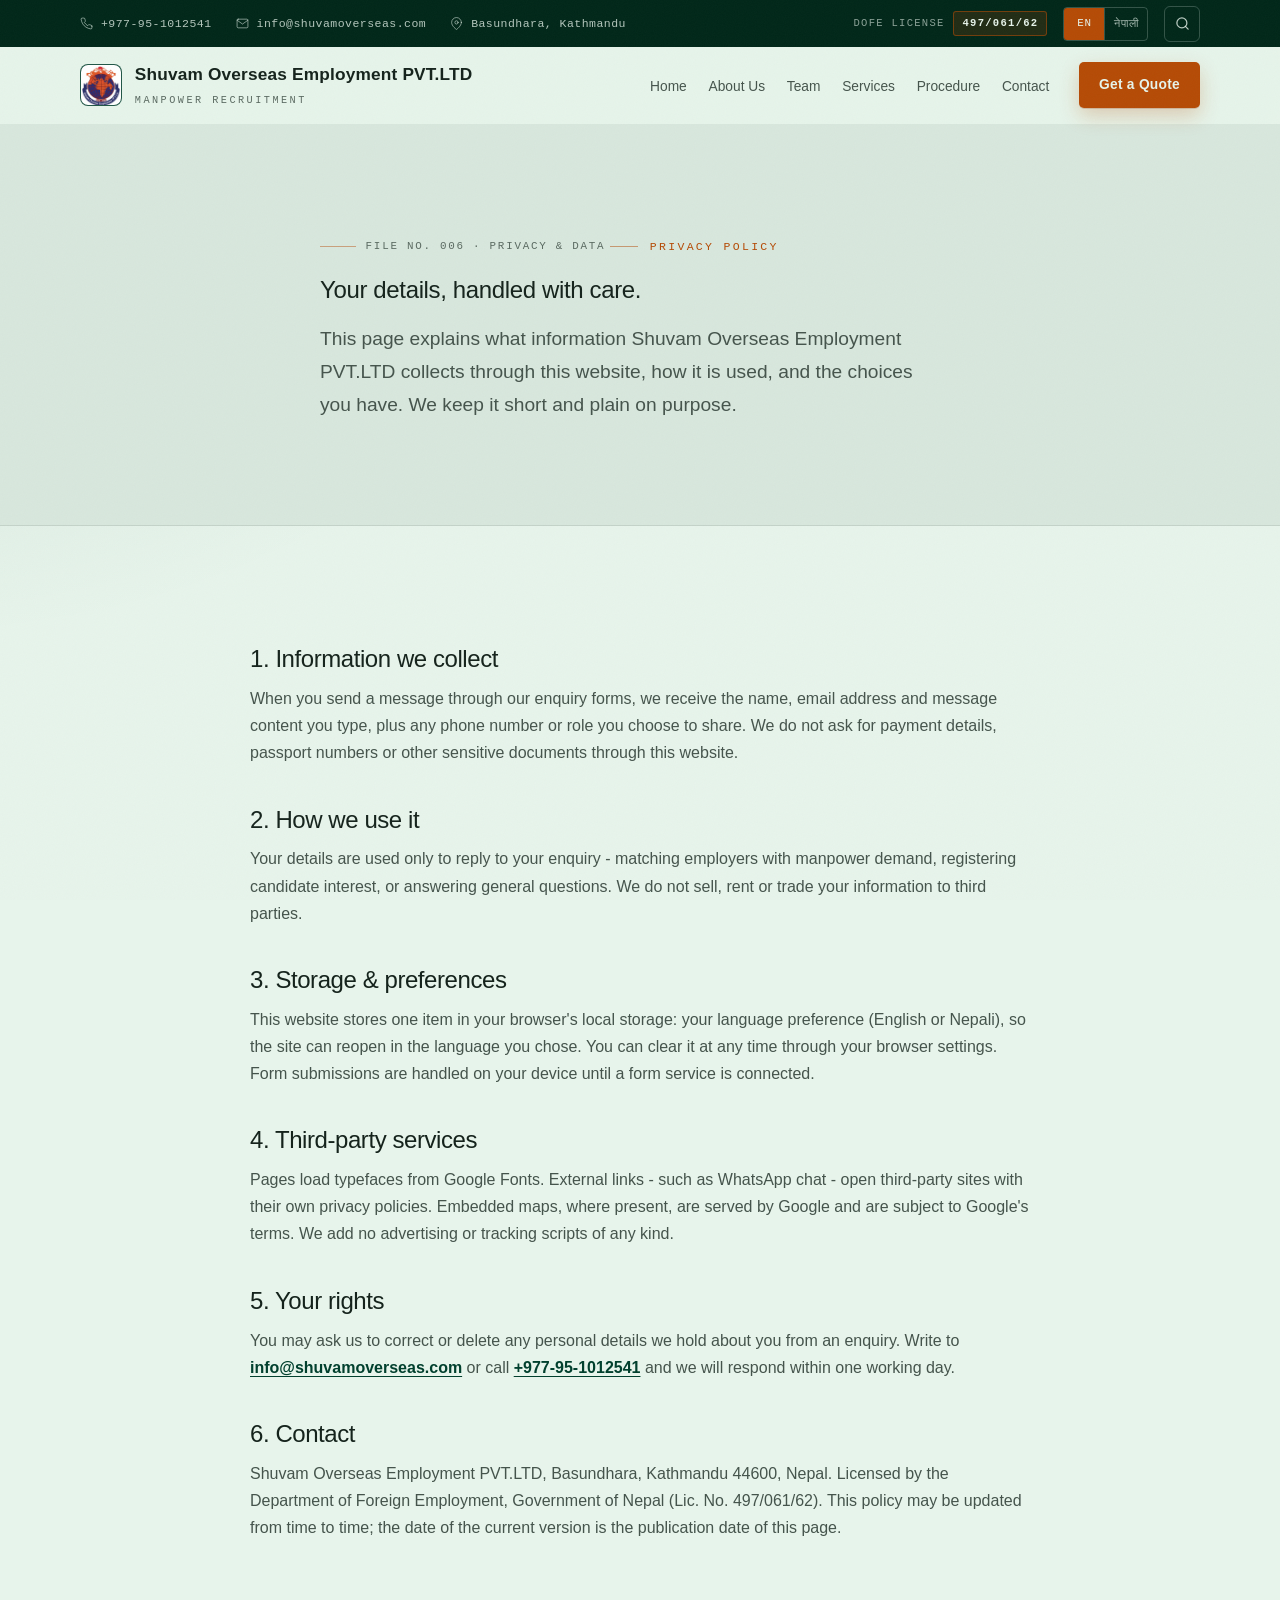
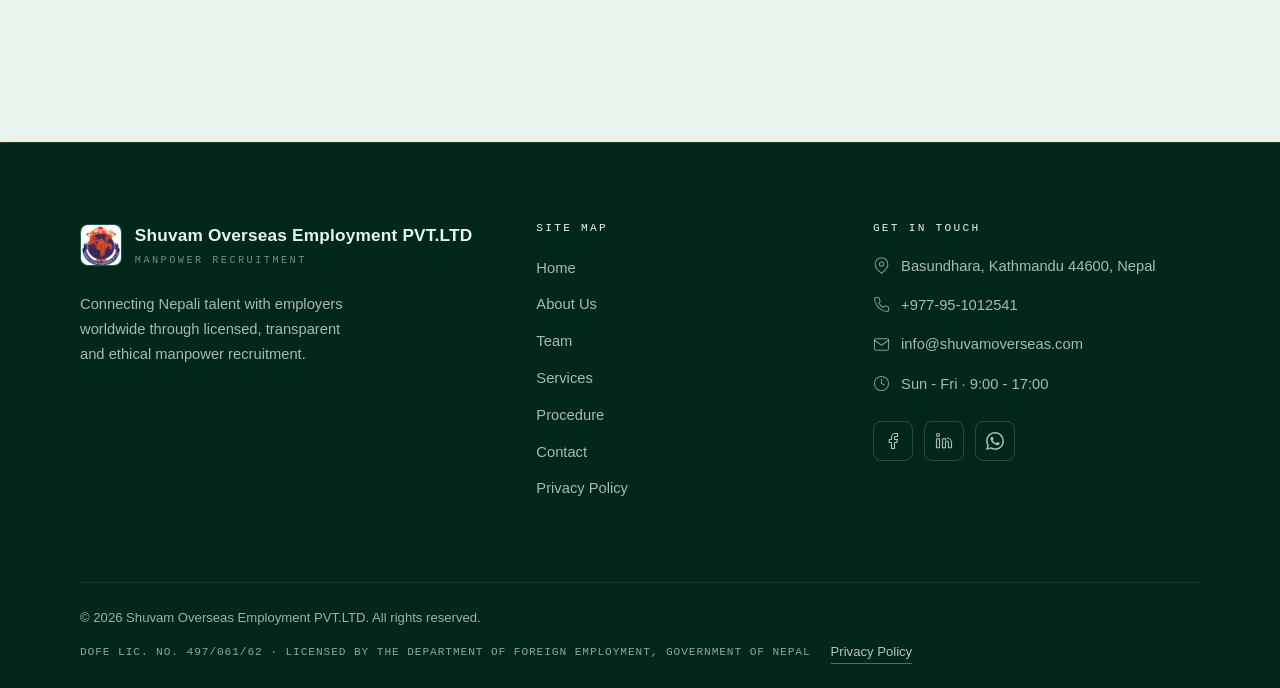
<file: over/privacy.html>
<!DOCTYPE html>
<html lang="en">
<head>
  <meta charset="UTF-8" />
  <meta name="viewport" content="width=device-width, initial-scale=1.0" />
  <title>Privacy Policy - Shuvam Overseas Employment PVT.LTD</title>
  <meta name="description" content="How Shuvam Overseas Employment PVT.LTD collects, uses and protects the information you share through this website - including forms, language preferences and third-party services." />
  <meta property="og:site_name" content="Shuvam Overseas Employment PVT.LTD" />
  <meta property="og:type" content="website" />
  <meta property="og:title" content="Privacy Policy - Shuvam Overseas Employment PVT.LTD" />
  <meta property="og:description" content="How Shuvam Overseas Employment PVT.LTD collects, uses and protects the information you share through this website." />
  <meta name="twitter:card" content="summary" />
  <meta name="twitter:title" content="Privacy Policy - Shuvam Overseas Employment PVT.LTD" />
  <meta name="twitter:description" content="How Shuvam Overseas Employment PVT.LTD collects, uses and protects the information you share through this website." />

  <!-- Flag JS availability so reveal/entrance styles only apply when JS runs -->
  <script src="js/flag.js"></script>

  <!-- Security hardening (server headers should also set these - see .htaccess / _headers) -->
  <meta http-equiv="Content-Security-Policy" content="default-src 'self'; script-src 'self'; style-src 'self' 'unsafe-inline' https://fonts.googleapis.com; font-src 'self' https://fonts.gstatic.com data:; img-src 'self' data:; connect-src 'self'; frame-ancestors 'none'; base-uri 'self'; form-action 'self'" />
  <meta http-equiv="X-Content-Type-Options" content="nosniff" />
  <meta http-equiv="X-Frame-Options" content="DENY" />
  <meta name="referrer" content="strict-origin-when-cross-origin" />

  <link rel="preconnect" href="https://fonts.googleapis.com" />
  <link rel="preconnect" href="https://fonts.gstatic.com" crossorigin />
  <link href="https://fonts.googleapis.com/css2?family=Bricolage+Grotesque:opsz,wght@12..96,500;12..96,600;12..96,700&family=Chivo+Mono:wght@400;500;600&family=Public+Sans:wght@400;500;600;700&display=swap" rel="stylesheet" />

  <link rel="icon" type="image/png" href="images/logo.png" />
  <link rel="stylesheet" href="css/style.css" />
  <link rel="stylesheet" href="css/responsive.css" />
</head>
<body>

  <a class="skip-link" href="#main">Skip to content</a>

  <div class="page-loader" aria-hidden="true">
    <span class="page-loader__mark"><img src="images/logo.png" alt="" /></span>
  </div>

  <div class="scroll-progress" aria-hidden="true"><span></span></div>

  <!-- Utility bar (shared) -->
  <div class="utility">
    <div class="container utility__inner">
      <ul class="utility__contact">
        <li>
          <svg xmlns="http://www.w3.org/2000/svg" width="13" height="13" viewBox="0 0 24 24" fill="none" stroke="currentColor" stroke-width="1.8" stroke-linecap="round" stroke-linejoin="round" aria-hidden="true"><path d="M22 16.92v3a2 2 0 0 1-2.18 2 19.79 19.79 0 0 1-8.63-3.07 19.5 19.5 0 0 1-6-6 19.79 19.79 0 0 1-3.07-8.67A2 2 0 0 1 4.11 2h3a2 2 0 0 1 2 1.72 12.84 12.84 0 0 0 .7 2.81 2 2 0 0 1-.45 2.11L8.09 9.91a16 16 0 0 0 6 6l1.27-1.27a2 2 0 0 1 2.11-.45 12.84 12.84 0 0 0 2.81.7A2 2 0 0 1 22 16.92z"/></svg>
          <a href="tel:+977951012541">+977-95-1012541</a>
        </li>
        <li class="utility__item--wide">
          <svg xmlns="http://www.w3.org/2000/svg" width="13" height="13" viewBox="0 0 24 24" fill="none" stroke="currentColor" stroke-width="1.8" stroke-linecap="round" stroke-linejoin="round" aria-hidden="true"><path d="M4 4h16c1.1 0 2 .9 2 2v12c0 1.1-.9 2-2 2H4c-1.1 0-2-.9-2-2V6c0-1.1.9-2 2-2z"/><polyline points="22,6 12,13 2,6"/></svg>
          <a href="mailto:info@shuvamoverseas.com">info@shuvamoverseas.com</a>
        </li>
        <li class="utility__item--wide">
          <svg xmlns="http://www.w3.org/2000/svg" width="13" height="13" viewBox="0 0 24 24" fill="none" stroke="currentColor" stroke-width="1.8" stroke-linecap="round" stroke-linejoin="round" aria-hidden="true"><path d="M21 10c0 7-9 13-9 13s-9-6-9-13a9 9 0 0 1 18 0z"/><circle cx="12" cy="10" r="3"/></svg>
          <span data-i18n="util.addr">Basundhara, Kathmandu</span>
        </li>
      </ul>
      <div class="utility__tools">
        <span class="utility__license">
          <span data-i18n="util.license">DoFE License</span>
          <b class="utility__license-no">497/061/62</b>
        </span>
        <div class="lang" role="group" aria-label="Language" data-i18n-aria="util.langGroup">
          <button class="lang__btn is-active" type="button" data-set-lang="en" aria-pressed="true" lang="en">EN</button>
          <button class="lang__btn" type="button" data-set-lang="ne" aria-pressed="false" lang="ne">नेपाली</button>
        </div>
        <button class="utility__search" type="button" data-search-open aria-label="Search" data-i18n-aria="search.open">
          <svg xmlns="http://www.w3.org/2000/svg" width="15" height="15" viewBox="0 0 24 24" fill="none" stroke="currentColor" stroke-width="2" stroke-linecap="round" stroke-linejoin="round" aria-hidden="true"><circle cx="11" cy="11" r="8"/><line x1="21" y1="21" x2="16.65" y2="16.65"/></svg>
        </button>
      </div>
    </div>
  </div>

  <!-- Header (shared) -->
  <header class="header">
    <div class="container header__inner">
      <a class="brand" href="index.html" aria-label="Shuvam Overseas Employment PVT.LTD - home">
        <span class="brand__mark"><img src="images/logo.png" alt="" width="42" height="42" /></span>
        <span class="brand__text">
          <span class="brand__name">Shuvam Overseas Employment PVT.LTD</span>
          <span class="brand__tag">Manpower Recruitment</span>
        </span>
      </a>

      <button class="nav__toggle" type="button" aria-expanded="false" aria-controls="primary-nav" aria-label="Open menu">
        <svg class="nav__toggle__icon" viewBox="0 0 24 24" aria-hidden="true" focusable="false">
          <line class="nav__toggle__line" x1="4" y1="6" x2="20" y2="6" />
          <line class="nav__toggle__line" x1="4" y1="12" x2="20" y2="12" />
          <line class="nav__toggle__line" x1="4" y1="18" x2="20" y2="18" />
        </svg>
      </button>

      <nav class="nav" id="primary-nav" aria-label="Primary">
        <ul class="nav__list">
          <li><a class="nav__link" href="index.html" data-i18n="nav.home">Home</a></li>
          <li><a class="nav__link" href="about.html" data-i18n="nav.about">About Us</a></li>
          <li><a class="nav__link" href="team.html" data-i18n="nav.team">Team</a></li>
          <li><a class="nav__link" href="services.html" data-i18n="nav.services">Services</a></li>
          <li><a class="nav__link" href="procedure.html" data-i18n="nav.procedure">Procedure</a></li>
          <li><a class="nav__link" href="contact.html" data-i18n="nav.contact">Contact</a></li>
          <li class="nav__cta"><a class="btn btn--primary" href="contact.html" data-i18n="nav.quote">Get a Quote</a></li>
        </ul>
      </nav>
    </div>
  </header>

  <main id="main">

    <!-- Hero banner -->
    <section class="page-hero page-hero--plain">
      <div class="container page-hero__inner reveal">
        <p class="file-tag" data-i18n="priv.fileTag">File No. 006 &middot; Privacy &amp; Data</p>
        <p class="eyebrow" data-i18n="priv.eyebrow">Privacy Policy</p>
        <h1 data-i18n="priv.h1">Your details, handled with care.</h1>
        <p class="lede" data-i18n="priv.lede">
          This page explains what information Shuvam Overseas Employment PVT.LTD collects through
          this website, how it is used, and the choices you have. We keep it
          short and plain on purpose.
        </p>
      </div>
    </section>

    <!-- Policy body -->
    <section class="section">
      <div class="container">
        <div class="policy">
          <article class="policy__block reveal">
            <h2 data-i18n="priv.collect.h2">1. Information we collect</h2>
            <p data-i18n="priv.collect.p">
              When you send a message through our enquiry forms, we receive the
              name, email address and message content you type, plus any phone
              number or role you choose to share. We do not ask for payment
              details, passport numbers or other sensitive documents through
              this website.
            </p>
          </article>

          <article class="policy__block reveal">
            <h2 data-i18n="priv.use.h2">2. How we use it</h2>
            <p data-i18n="priv.use.p">
              Your details are used only to reply to your enquiry - matching
              employers with manpower demand, registering candidate interest, or
              answering general questions. We do not sell, rent or trade your
              information to third parties.
            </p>
          </article>

          <article class="policy__block reveal">
            <h2 data-i18n="priv.storage.h2">3. Storage &amp; preferences</h2>
            <p data-i18n="priv.storage.p">
              This website stores one item in your browser's local storage:
              your language preference (English or Nepali), so the site can
              reopen in the language you chose. You can clear it at any time
              through your browser settings. Form submissions are handled on
              your device until a form service is connected.
            </p>
          </article>

          <article class="policy__block reveal">
            <h2 data-i18n="priv.third.h2">4. Third-party services</h2>
            <p data-i18n="priv.third.p">
              Pages load typefaces from Google Fonts. External links - such as
              WhatsApp chat - open third-party sites with their own privacy
              policies. Embedded maps, where present, are served by Google and
              are subject to Google's terms. We add no advertising or tracking
              scripts of any kind.
            </p>
          </article>

          <article class="policy__block reveal">
            <h2 data-i18n="priv.rights.h2">5. Your rights</h2>
            <p data-i18n="priv.rights.p">
              You may ask us to correct or delete any personal details we hold
              about you from an enquiry. Write to
              <a href="mailto:info@shuvamoverseas.com">info@shuvamoverseas.com</a>
              or call
              <a href="tel:+977951012541">+977-95-1012541</a>
              and we will respond within one working day.
            </p>
          </article>

          <article class="policy__block reveal">
            <h2 data-i18n="priv.contact.h2">6. Contact</h2>
            <p data-i18n="priv.contact.p">
              Shuvam Overseas Employment PVT.LTD, Basundhara, Kathmandu 44600, Nepal. Licensed by
              the Department of Foreign Employment, Government of Nepal
              (Lic. No. 497/061/62). This policy may be updated from time to
              time; the date of the current version is the publication date of
              this page.
            </p>
          </article>
        </div>
      </div>
    </section>

  </main>

  <!-- Site-search dialog (shared) -->
  <dialog class="search" id="site-search" aria-label="Site search" data-i18n-aria="search.dialog">
    <div class="search__panel">
      <div class="search__bar">
        <svg class="search__icon" xmlns="http://www.w3.org/2000/svg" width="17" height="17" viewBox="0 0 24 24" fill="none" stroke="currentColor" stroke-width="2" stroke-linecap="round" stroke-linejoin="round" aria-hidden="true"><circle cx="11" cy="11" r="8"/><line x1="21" y1="21" x2="16.65" y2="16.65"/></svg>
        <input class="search__input" type="search" id="search-input" autocomplete="off" placeholder="Search the site..." data-i18n-ph="search.placeholder" aria-label="Search the site" data-i18n-aria="search.placeholder" />
        <button class="search__close" type="button" data-search-close aria-label="Close search" data-i18n-aria="search.close">
          <svg xmlns="http://www.w3.org/2000/svg" width="17" height="17" viewBox="0 0 24 24" fill="none" stroke="currentColor" stroke-width="2" stroke-linecap="round" stroke-linejoin="round" aria-hidden="true"><line x1="18" y1="6" x2="6" y2="18"/><line x1="6" y1="6" x2="18" y2="18"/></svg>
        </button>
      </div>
      <p class="search__hint" data-i18n="search.hint">Try "visa", "salary", "procedure" or a sector name.</p>
      <p class="search__count" role="status" aria-live="polite"></p>
      <ul class="search__results"></ul>
      <p class="search__empty" data-i18n="search.empty">No matches. Try a different keyword.</p>
    </div>
  </dialog>

  <!-- Footer (shared) -->
  <footer class="footer">
    <div class="container">
      <div class="footer__top">
        <div class="footer__brand">
          <a class="brand" href="index.html" aria-label="Shuvam Overseas Employment PVT.LTD - home">
            <span class="brand__mark"><img src="images/logo.png" alt="" width="42" height="42" /></span>
            <span class="brand__text">
              <span class="brand__name">Shuvam Overseas Employment PVT.LTD</span>
              <span class="brand__tag">Manpower Recruitment</span>
            </span>
          </a>
          <p class="footer__blurb" data-i18n="footer.blurb">
            Connecting Nepali talent with employers worldwide through
            licensed, transparent and ethical manpower recruitment.
          </p>
        </div>

        <nav aria-label="Footer">
          <h4 data-i18n="footer.sitemap">Site Map</h4>
          <ul class="footer__links">
            <li><a href="index.html" data-i18n="nav.home">Home</a></li>
            <li><a href="about.html" data-i18n="nav.about">About Us</a></li>
            <li><a href="team.html" data-i18n="nav.team">Team</a></li>
            <li><a href="services.html" data-i18n="nav.services">Services</a></li>
            <li><a href="procedure.html" data-i18n="nav.procedure">Procedure</a></li>
            <li><a href="contact.html" data-i18n="nav.contact">Contact</a></li>
            <li><a href="privacy.html" data-i18n="footer.privacy" aria-current="page">Privacy Policy</a></li>
          </ul>
        </nav>

        <div>
          <h4 data-i18n="footer.touch">Get in Touch</h4>
          <ul class="footer__contact">
            <li>
              <svg xmlns="http://www.w3.org/2000/svg" width="17" height="17" viewBox="0 0 24 24" fill="none" stroke="currentColor" stroke-width="1.5" stroke-linecap="round" stroke-linejoin="round" aria-hidden="true"><path d="M21 10c0 7-9 13-9 13s-9-6-9-13a9 9 0 0 1 18 0z"/><circle cx="12" cy="10" r="3"/></svg>
              <span data-i18n="footer.addr">Basundhara, Kathmandu 44600, Nepal</span>
            </li>
            <li>
              <svg xmlns="http://www.w3.org/2000/svg" width="17" height="17" viewBox="0 0 24 24" fill="none" stroke="currentColor" stroke-width="1.5" stroke-linecap="round" stroke-linejoin="round" aria-hidden="true"><path d="M22 16.92v3a2 2 0 0 1-2.18 2 19.79 19.79 0 0 1-8.63-3.07 19.5 19.5 0 0 1-6-6 19.79 19.79 0 0 1-3.07-8.67A2 2 0 0 1 4.11 2h3a2 2 0 0 1 2 1.72 12.84 12.84 0 0 0 .7 2.81 2 2 0 0 1-.45 2.11L8.09 9.91a16 16 0 0 0 6 6l1.27-1.27a2 2 0 0 1 2.11-.45 12.84 12.84 0 0 0 2.81.7A2 2 0 0 1 22 16.92z"/></svg>
              <a href="tel:+977951012541">+977-95-1012541</a>
            </li>
            <li>
              <svg xmlns="http://www.w3.org/2000/svg" width="17" height="17" viewBox="0 0 24 24" fill="none" stroke="currentColor" stroke-width="1.5" stroke-linecap="round" stroke-linejoin="round" aria-hidden="true"><path d="M4 4h16c1.1 0 2 .9 2 2v12c0 1.1-.9 2-2 2H4c-1.1 0-2-.9-2-2V6c0-1.1.9-2 2-2z"/><polyline points="22,6 12,13 2,6"/></svg>
              <a href="mailto:info@shuvamoverseas.com">info@shuvamoverseas.com</a>
            </li>
            <li>
              <svg xmlns="http://www.w3.org/2000/svg" width="17" height="17" viewBox="0 0 24 24" fill="none" stroke="currentColor" stroke-width="1.5" stroke-linecap="round" stroke-linejoin="round" aria-hidden="true"><circle cx="12" cy="12" r="10"/><polyline points="12 6 12 12 16 14"/></svg>
              <span data-i18n="footer.hours">Sun - Fri &middot; 9:00 - 17:00</span>
            </li>
          </ul>

          <div class="footer__social">
            <a href="#" aria-label="Facebook" rel="noopener">
              <svg xmlns="http://www.w3.org/2000/svg" width="18" height="18" viewBox="0 0 24 24" fill="none" stroke="currentColor" stroke-width="1.5" stroke-linecap="round" stroke-linejoin="round" aria-hidden="true"><path d="M18 2h-3a5 5 0 0 0-5 5v3H7v4h3v8h4v-8h3l1-4h-4V7a1 1 0 0 1 1-1h3z"/></svg>
            </a>
            <a href="#" aria-label="LinkedIn" rel="noopener">
              <svg xmlns="http://www.w3.org/2000/svg" width="18" height="18" viewBox="0 0 24 24" fill="none" stroke="currentColor" stroke-width="1.5" stroke-linecap="round" stroke-linejoin="round" aria-hidden="true"><path d="M16 8a6 6 0 0 1 6 6v7h-4v-7a2 2 0 0 0-2-2 2 2 0 0 0-2 2v7h-4V9h4v1.5"/><rect x="2" y="9" width="4" height="12"/><circle cx="4" cy="4" r="2"/></svg>
            </a>
            <a href="https://wa.me/977951012541" target="_blank" rel="noopener" aria-label="WhatsApp">
              <svg xmlns="http://www.w3.org/2000/svg" width="18" height="18" viewBox="0 0 24 24" fill="currentColor" aria-hidden="true"><path d="M17.472 14.382c-.297-.149-1.758-.867-2.03-.967-.273-.099-.471-.148-.67.15-.197.297-.767.966-.94 1.164-.173.199-.347.223-.644.075-.297-.15-1.255-.463-2.39-1.475-.883-.788-1.48-1.761-1.653-2.059-.173-.297-.018-.458.13-.606.134-.133.298-.347.446-.52.149-.174.198-.298.298-.497.099-.198.05-.371-.025-.52-.075-.149-.669-1.612-.916-2.207-.242-.579-.487-.5-.669-.51-.173-.008-.371-.01-.57-.01-.198 0-.52.074-.792.372-.272.297-1.04 1.016-1.04 2.479 0 1.462 1.065 2.875 1.213 3.074.149.198 2.096 3.2 5.077 4.487.709.306 1.262.489 1.694.625.712.227 1.36.195 1.871.118.571-.085 1.758-.719 2.006-1.413.248-.694.248-1.289.173-1.413-.074-.124-.272-.198-.57-.347m-5.421 7.403h-.004a9.87 9.87 0 0 1-5.031-1.378l-.361-.214-3.741.982.998-3.648-.235-.374a9.86 9.86 0 0 1-1.51-5.26c.001-5.45 4.436-9.884 9.888-9.884 2.64 0 5.122 1.03 6.988 2.898a9.825 9.825 0 0 1 2.893 6.994c-.003 5.45-4.437 9.884-9.885 9.884m8.413-18.297A11.815 11.815 0 0 0 12.05 0C5.495 0 .16 5.335.157 11.892c0 2.096.547 4.142 1.588 5.945L.057 24l6.305-1.654a11.882 11.882 0 0 0 5.683 1.448h.005c6.554 0 11.89-5.335 11.893-11.893a11.821 11.821 0 0 0-3.48-8.413z"/></svg>
            </a>
          </div>
        </div>
      </div>

      <div class="footer__bottom">
        <p data-i18n="footer.copy">&copy; 2026 Shuvam Overseas Employment PVT.LTD. All rights reserved.</p>
        <div class="footer__legal">
          <p class="footer__license">DoFE Lic. No. 497/061/62 <span aria-hidden="true">&middot;</span> <span data-i18n="footer.licensed">Licensed by the Department of Foreign Employment, Government of Nepal</span></p>
          <a class="footer__privacy" href="privacy.html" data-i18n="footer.privacy" aria-current="page">Privacy Policy</a>
        </div>
      </div>
    </div>
  </footer>

  <script src="js/nav.js"></script>
  <script src="js/animations.js"></script>
  <script src="js/lang-data.js"></script>
  <script src="js/lang.js"></script>
  <script src="js/search.js"></script>
</body>
</html>
</file>
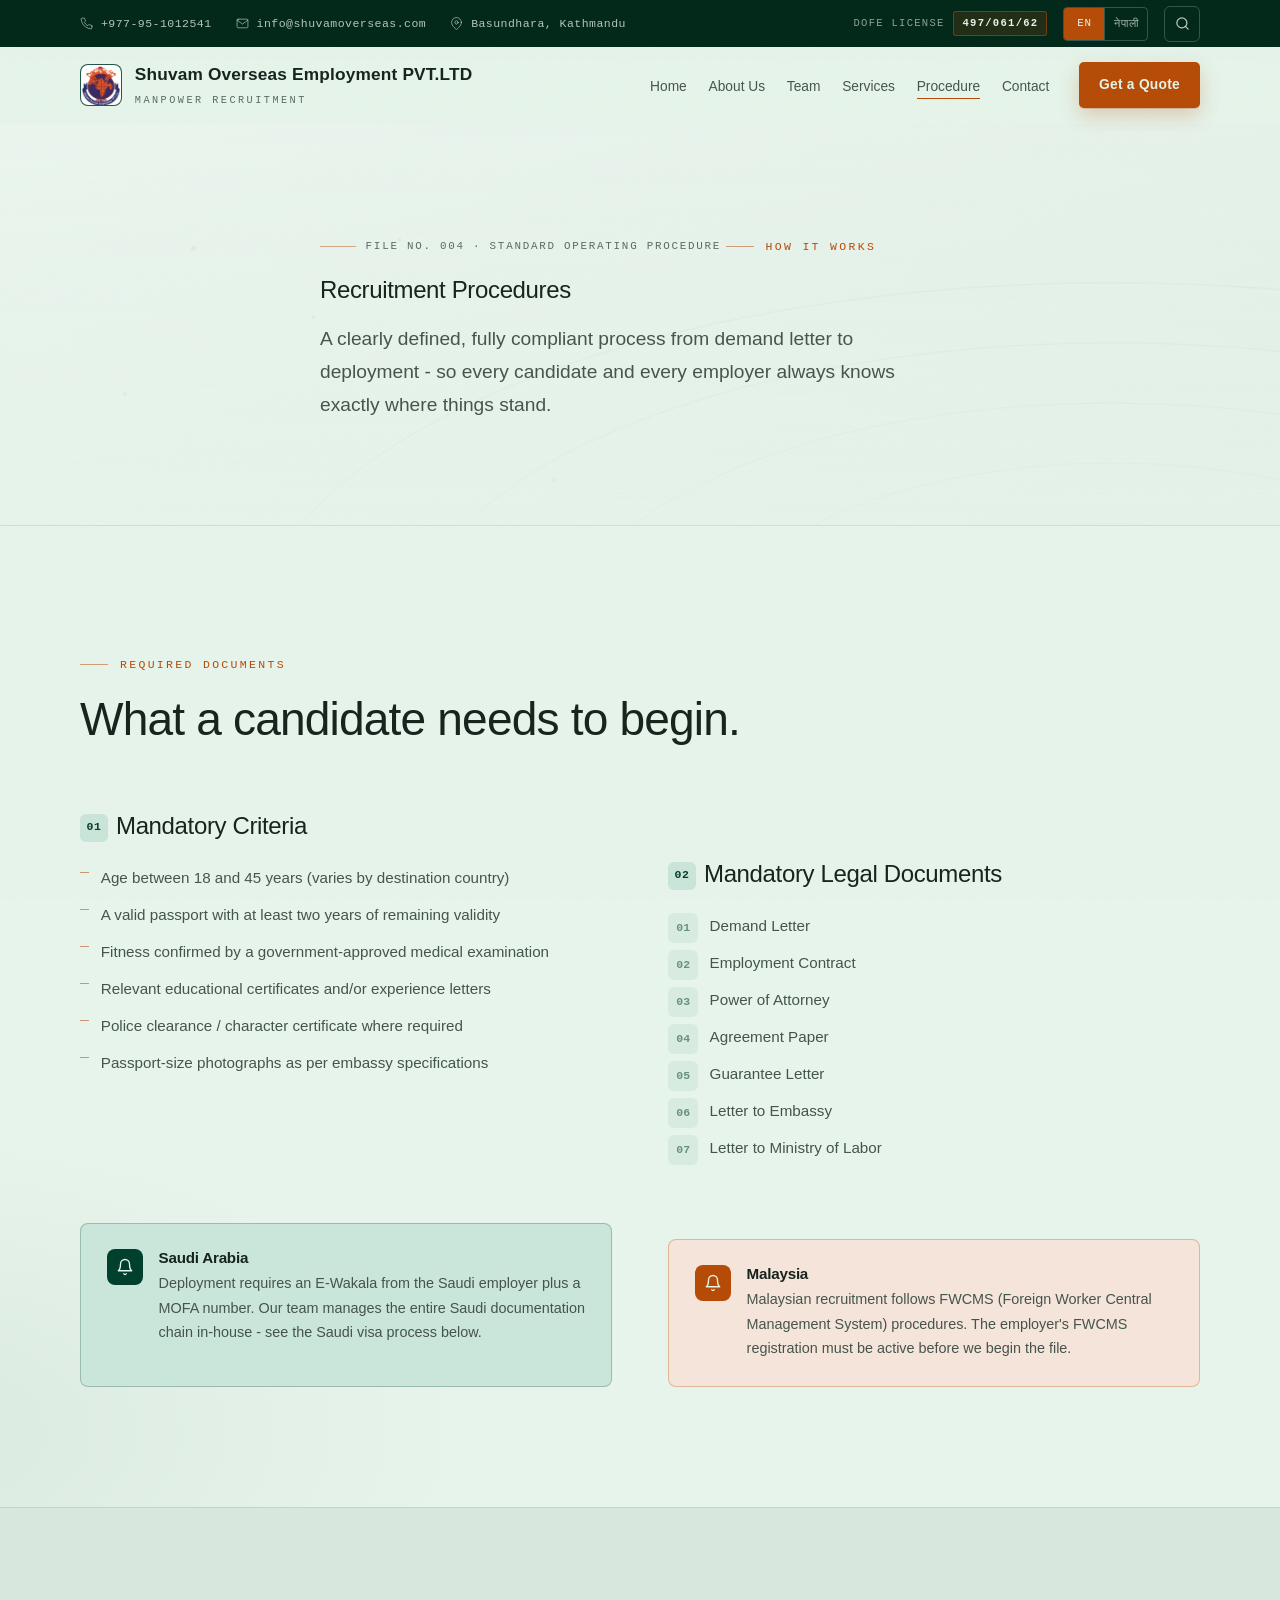
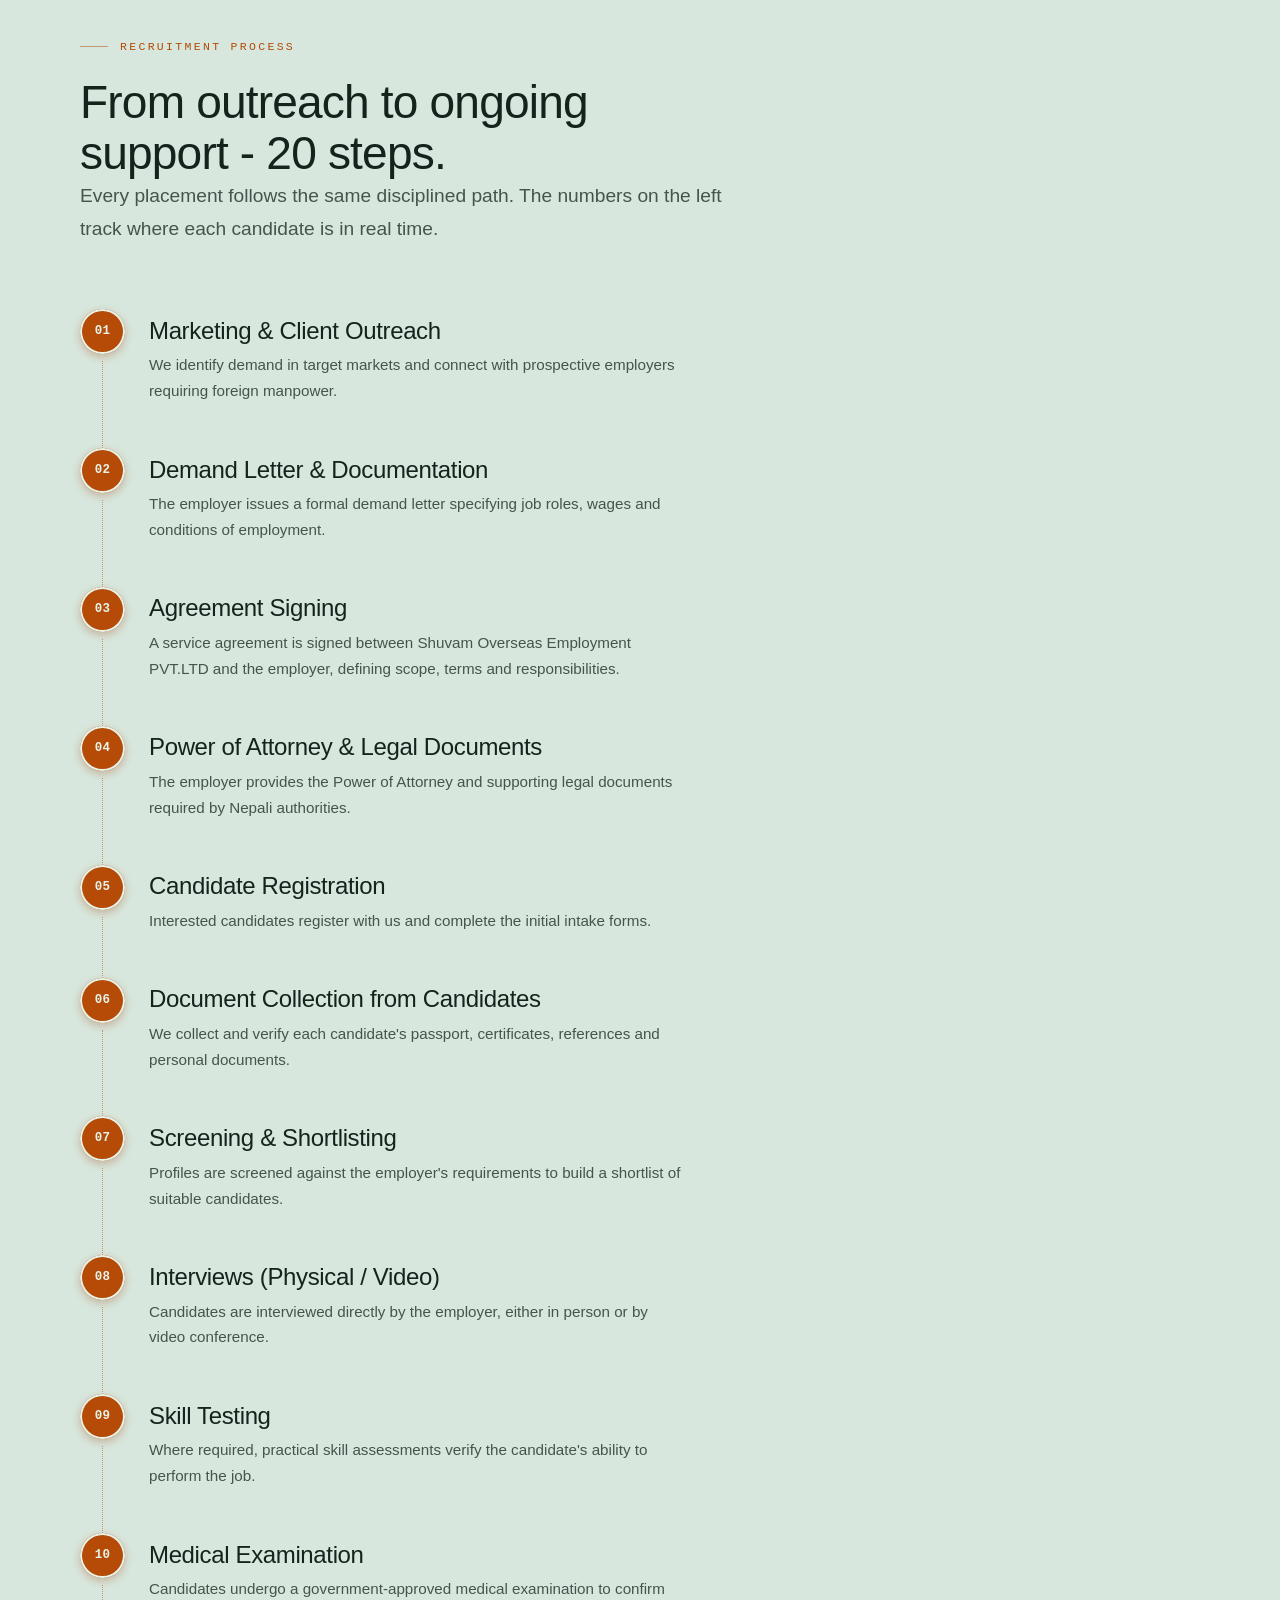
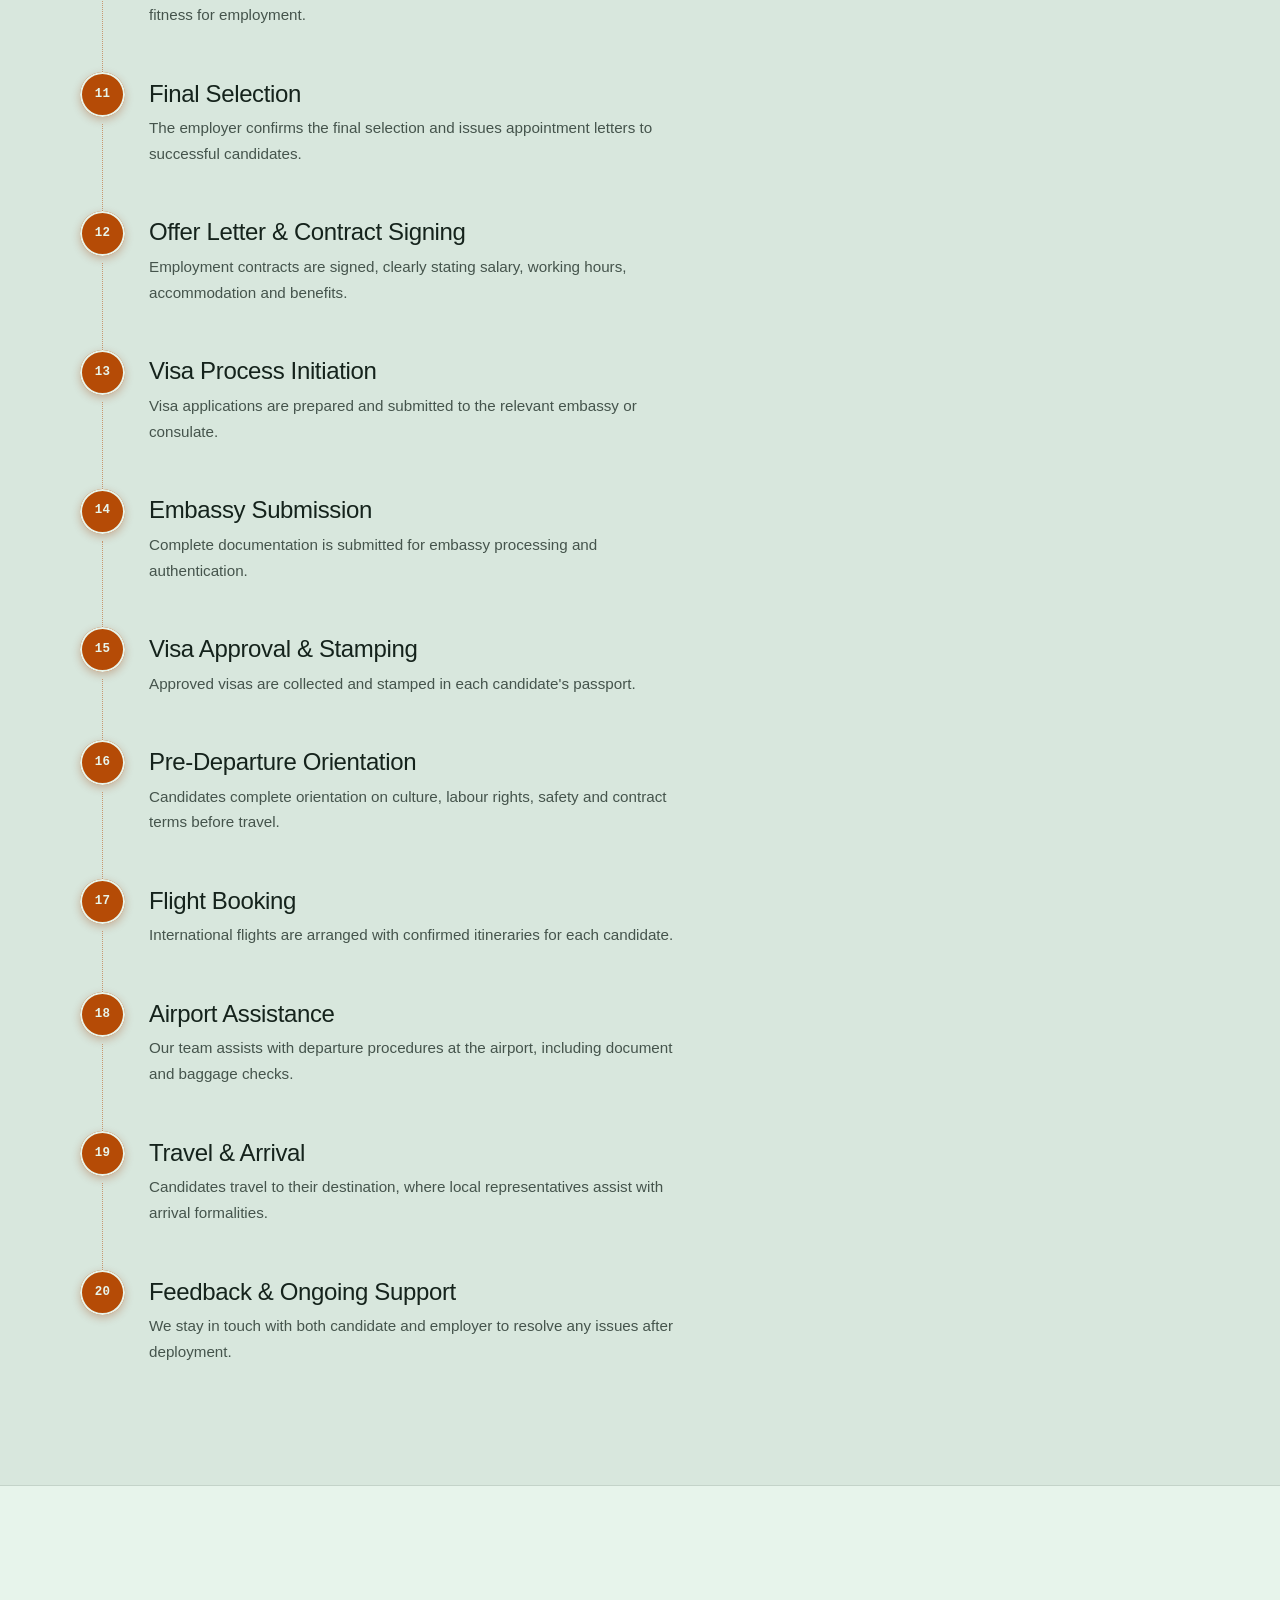
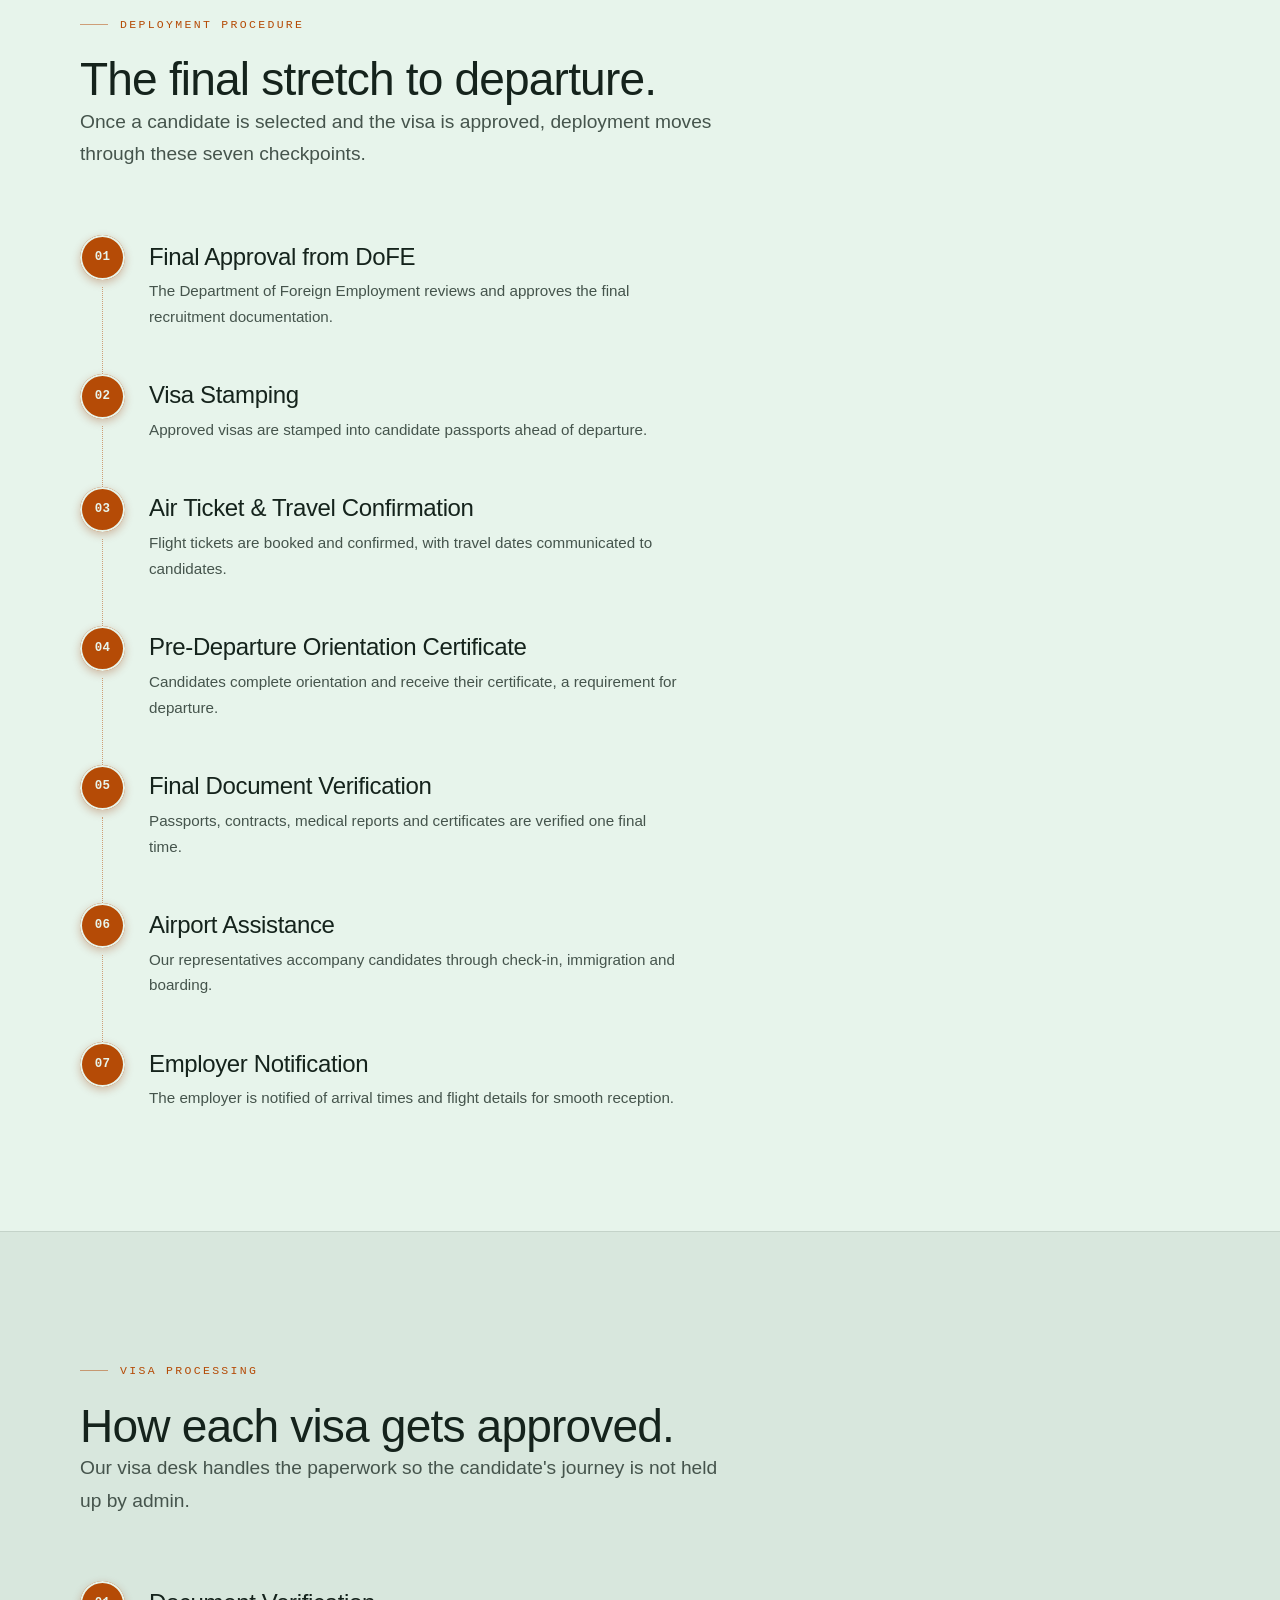
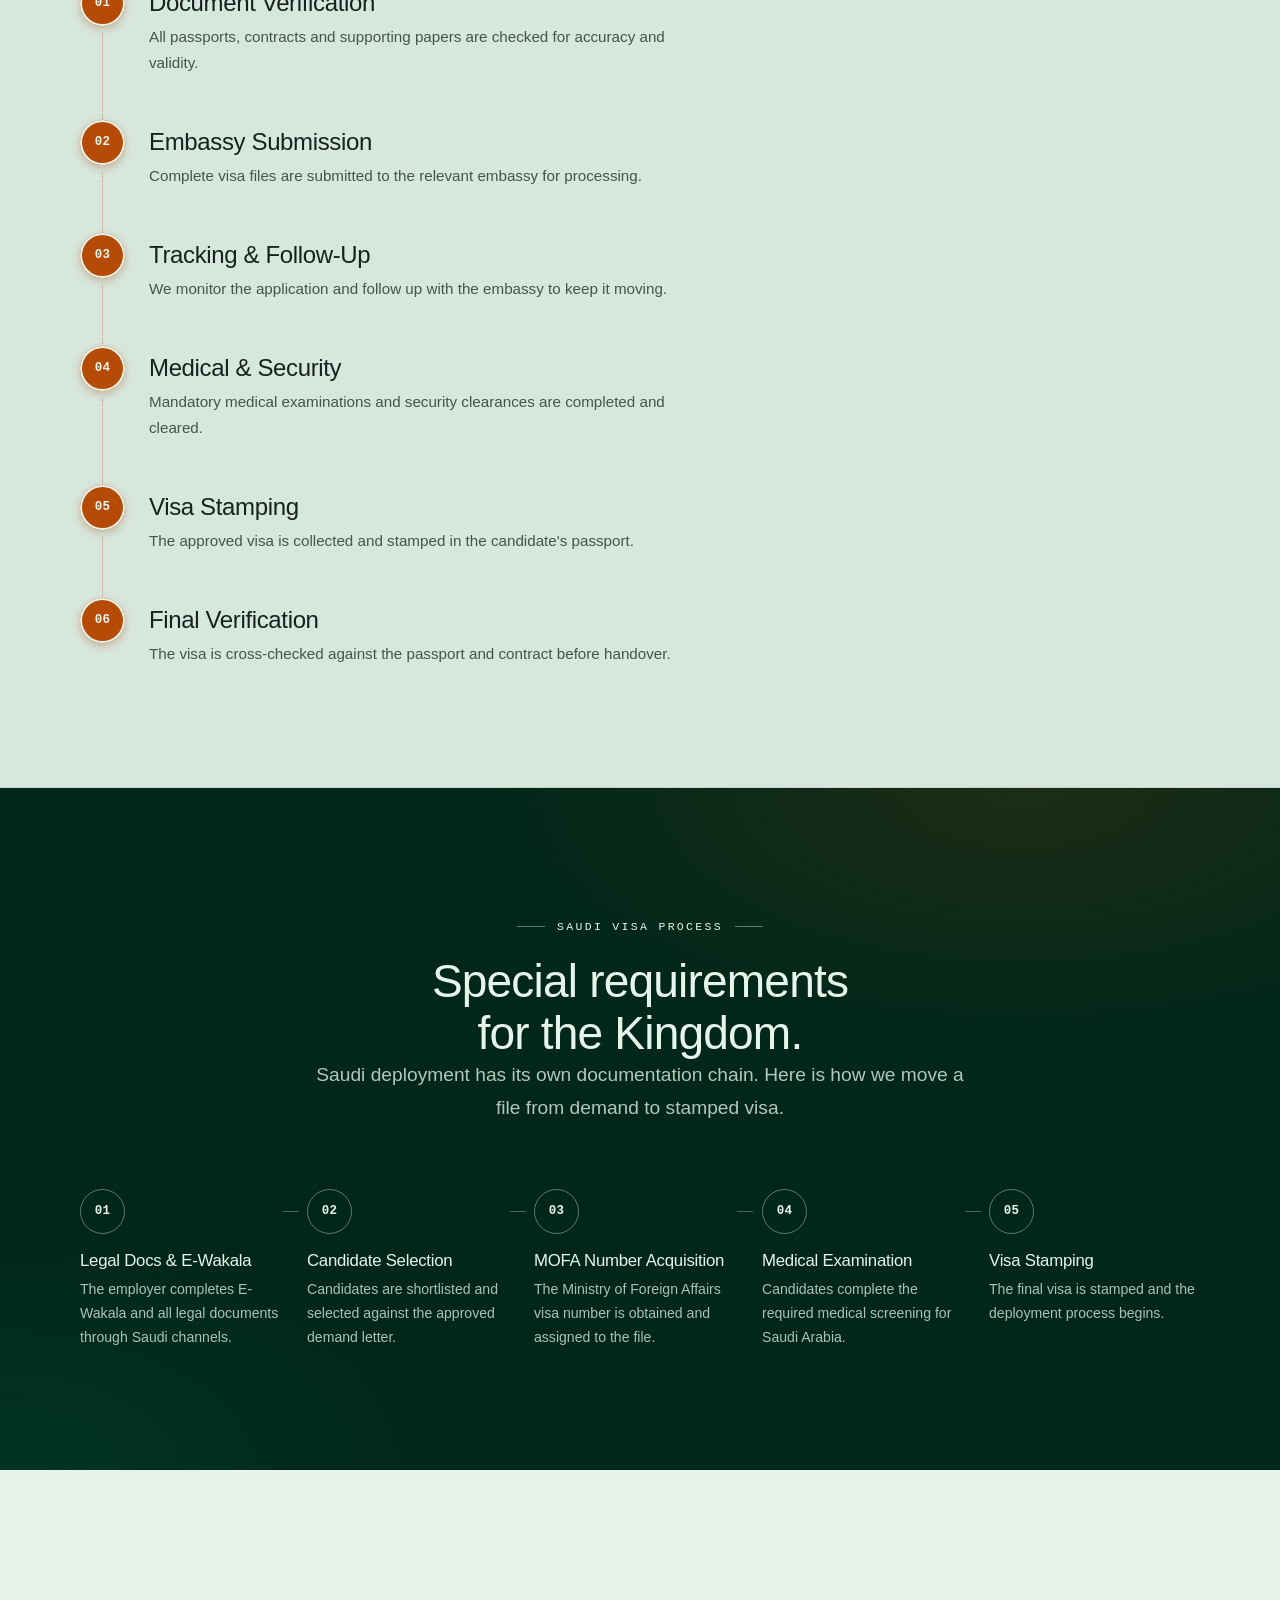
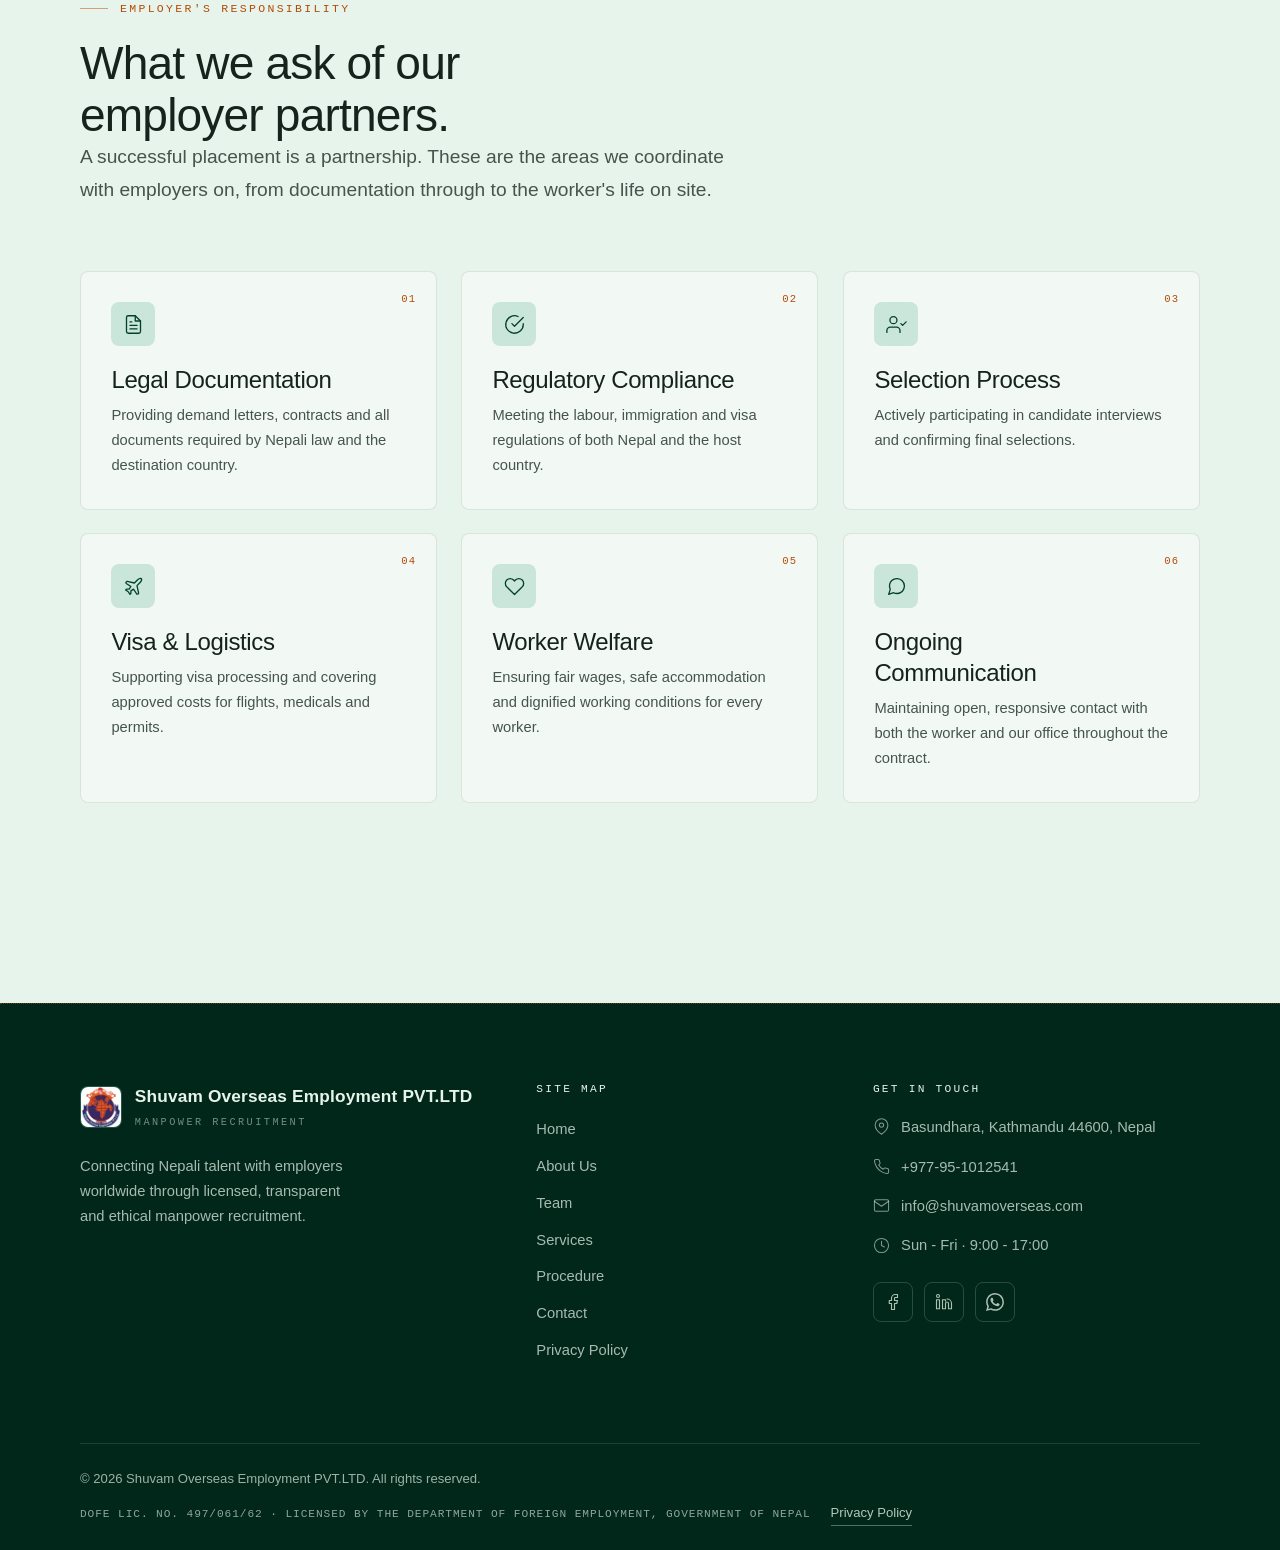
<file: over/procedure.html>
<!DOCTYPE html>
<html lang="en">
<head>
  <meta charset="UTF-8" />
  <meta name="viewport" content="width=device-width, initial-scale=1.0" />
  <title>Recruitment Procedures - Shuvam Overseas Employment PVT.LTD</title>
  <meta name="description" content="The complete recruitment procedure at Shuvam Overseas Employment PVT.LTD: required documents, the 20-step recruitment process, deployment, visa processing and the employer's responsibilities." />
  <meta property="og:site_name" content="Shuvam Overseas Employment PVT.LTD" />
  <meta property="og:type" content="website" />
  <meta property="og:title" content="Recruitment Procedures - Shuvam Overseas Employment PVT.LTD" />
  <meta property="og:description" content="The complete recruitment procedure at Shuvam Overseas Employment PVT.LTD: required documents, the 20-step recruitment process, deployment, visa processing and the employer's responsibilities." />
  <meta name="twitter:card" content="summary" />
  <meta name="twitter:title" content="Recruitment Procedures - Shuvam Overseas Employment PVT.LTD" />
  <meta name="twitter:description" content="The complete recruitment procedure at Shuvam Overseas Employment PVT.LTD: required documents, the 20-step recruitment process, deployment, visa processing and the employer's responsibilities." />

  <!-- Flag JS availability so reveal/entrance styles only apply when JS runs -->
  <script src="js/flag.js"></script>

  <!-- Security hardening (server headers should also set these - see .htaccess / _headers) -->
  <meta http-equiv="Content-Security-Policy" content="default-src 'self'; script-src 'self'; style-src 'self' 'unsafe-inline' https://fonts.googleapis.com; font-src 'self' https://fonts.gstatic.com data:; img-src 'self' data:; connect-src 'self'; frame-ancestors 'none'; base-uri 'self'; form-action 'self'" />
  <meta http-equiv="X-Content-Type-Options" content="nosniff" />
  <meta http-equiv="X-Frame-Options" content="DENY" />
  <meta name="referrer" content="strict-origin-when-cross-origin" />


  <link rel="preconnect" href="https://fonts.googleapis.com" />
  <link rel="preconnect" href="https://fonts.gstatic.com" crossorigin />
  <link href="https://fonts.googleapis.com/css2?family=Bricolage+Grotesque:opsz,wght@12..96,500;12..96,600;12..96,700&family=Chivo+Mono:wght@400;500;600&family=Public+Sans:wght@400;500;600;700&display=swap" rel="stylesheet" />

  <link rel="icon" type="image/png" href="images/logo.png" />
  <link rel="stylesheet" href="css/style.css" />
  <link rel="stylesheet" href="css/responsive.css" />
</head>
<body>

  <a class="skip-link" href="#main">Skip to content</a>

  <!-- ============================================================
       Loading overlay - brief logo pulse while the page settles
       ============================================================ -->
  <div class="page-loader" aria-hidden="true">
    <span class="page-loader__mark"><img src="images/logo.png" alt="" /></span>
  </div>

  <!-- Scroll progress bar (top of viewport) -->
  <div class="scroll-progress" aria-hidden="true"><span></span></div>

  <div class="utility">
    <div class="container utility__inner">
      <ul class="utility__contact">
        <li>
          <svg xmlns="http://www.w3.org/2000/svg" width="13" height="13" viewBox="0 0 24 24" fill="none" stroke="currentColor" stroke-width="1.8" stroke-linecap="round" stroke-linejoin="round" aria-hidden="true"><path d="M22 16.92v3a2 2 0 0 1-2.18 2 19.79 19.79 0 0 1-8.63-3.07 19.5 19.5 0 0 1-6-6 19.79 19.79 0 0 1-3.07-8.67A2 2 0 0 1 4.11 2h3a2 2 0 0 1 2 1.72 12.84 12.84 0 0 0 .7 2.81 2 2 0 0 1-.45 2.11L8.09 9.91a16 16 0 0 0 6 6l1.27-1.27a2 2 0 0 1 2.11-.45 12.84 12.84 0 0 0 2.81.7A2 2 0 0 1 22 16.92z"/></svg>
          <a href="tel:+977951012541">+977-95-1012541</a>
        </li>
        <li class="utility__item--wide">
          <svg xmlns="http://www.w3.org/2000/svg" width="13" height="13" viewBox="0 0 24 24" fill="none" stroke="currentColor" stroke-width="1.8" stroke-linecap="round" stroke-linejoin="round" aria-hidden="true"><path d="M4 4h16c1.1 0 2 .9 2 2v12c0 1.1-.9 2-2 2H4c-1.1 0-2-.9-2-2V6c0-1.1.9-2 2-2z"/><polyline points="22,6 12,13 2,6"/></svg>
          <a href="mailto:info@shuvamoverseas.com">info@shuvamoverseas.com</a>
        </li>
        <li class="utility__item--wide">
          <svg xmlns="http://www.w3.org/2000/svg" width="13" height="13" viewBox="0 0 24 24" fill="none" stroke="currentColor" stroke-width="1.8" stroke-linecap="round" stroke-linejoin="round" aria-hidden="true"><path d="M21 10c0 7-9 13-9 13s-9-6-9-13a9 9 0 0 1 18 0z"/><circle cx="12" cy="10" r="3"/></svg>
          <span data-i18n="util.addr">Basundhara, Kathmandu</span>
        </li>
      </ul>

      <div class="utility__tools">
        <span class="utility__license">
          <span data-i18n="util.license">DoFE License</span>
          <b class="utility__license-no">497/061/62</b>
        </span>
        <div class="lang" role="group" aria-label="Language" data-i18n-aria="util.langGroup">
          <button class="lang__btn is-active" type="button" data-set-lang="en" aria-pressed="true" lang="en">EN</button>
          <button class="lang__btn" type="button" data-set-lang="ne" aria-pressed="false" lang="ne">नेपाली</button>
        </div>
        <button class="utility__search" type="button" data-search-open aria-label="Search" data-i18n-aria="search.open">
          <svg xmlns="http://www.w3.org/2000/svg" width="15" height="15" viewBox="0 0 24 24" fill="none" stroke="currentColor" stroke-width="2" stroke-linecap="round" stroke-linejoin="round" aria-hidden="true"><circle cx="11" cy="11" r="8"/><line x1="21" y1="21" x2="16.65" y2="16.65"/></svg>
        </button>
      </div>
    </div>
  </div>

  <!-- ============================================================
       Header (shared)
       ============================================================ -->
  <header class="header">
    <div class="container header__inner">
      <a class="brand" href="index.html" aria-label="Shuvam Overseas Employment PVT.LTD - home">
        <span class="brand__mark"><img src="images/logo.png" alt="" width="42" height="42" /></span>
        <span class="brand__text">
          <span class="brand__name">Shuvam Overseas Employment PVT.LTD</span>
          <span class="brand__tag">Manpower Recruitment</span>
        </span>
      </a>

      <button class="nav__toggle" type="button" aria-expanded="false" aria-controls="primary-nav" aria-label="Open menu">
        <svg class="nav__toggle__icon" viewBox="0 0 24 24" aria-hidden="true" focusable="false">
          <line class="nav__toggle__line" x1="4" y1="6" x2="20" y2="6" />
          <line class="nav__toggle__line" x1="4" y1="12" x2="20" y2="12" />
          <line class="nav__toggle__line" x1="4" y1="18" x2="20" y2="18" />
        </svg>
      </button>

      <nav class="nav" id="primary-nav" aria-label="Primary">
        <ul class="nav__list">
          <li><a class="nav__link" href="index.html" data-i18n="nav.home">Home</a></li>
          <li><a class="nav__link" href="about.html" data-i18n="nav.about">About Us</a></li>
          <li><a class="nav__link" href="team.html" data-i18n="nav.team">Team</a></li>
          <li><a class="nav__link" href="services.html" data-i18n="nav.services">Services</a></li>
          <li><a class="nav__link" href="procedure.html" aria-current="page" data-i18n="nav.procedure">Procedure</a></li>
          <li><a class="nav__link" href="contact.html" data-i18n="nav.contact">Contact</a></li>
          <li class="nav__cta"><a class="btn btn--primary" href="contact.html" data-i18n="nav.quote">Get a Quote</a></li>
        </ul>
      </nav>
    </div>
  </header>

  <main id="main">

    <!-- ============================================================
         Hero - "Recruitment Procedures"
         ============================================================ -->
    <section class="page-hero">
      <img class="page-hero__media" src="images/hero/procedure.svg" alt="" data-parallax fetchpriority="high" />
      <div class="page-hero__overlay"></div>
      <div class="container page-hero__inner reveal">
        <p class="file-tag">File No. 004 &middot; Standard Operating Procedure</p>
        <p class="eyebrow">How It Works</p>
        <h1>Recruitment Procedures</h1>
        <p class="lede">
          A clearly defined, fully compliant process from demand letter to
          deployment - so every candidate and every employer always knows
          exactly where things stand.
        </p>
      </div>
    </section>

    <!-- ============================================================
         Required Documents
         ============================================================ -->
    <section class="section">
      <div class="container">
        <div class="section__header reveal">
          <p class="eyebrow">Required Documents</p>
          <h2>What a candidate needs to begin.</h2>
        </div>

        <div class="doc-layout">
          <div class="doc-block reveal">
            <h3><span>01</span>Mandatory Criteria</h3>
            <ul class="doc-list">
              <li>Age between 18 and 45 years (varies by destination country)</li>
              <li>A valid passport with at least two years of remaining validity</li>
              <li>Fitness confirmed by a government-approved medical examination</li>
              <li>Relevant educational certificates and/or experience letters</li>
              <li>Police clearance / character certificate where required</li>
              <li>Passport-size photographs as per embassy specifications</li>
            </ul>
          </div>

          <div class="doc-block reveal">
            <h3><span>02</span>Mandatory Legal Documents</h3>
            <ol class="doc-list doc-list--numbered">
              <li>Demand Letter</li>
              <li>Employment Contract</li>
              <li>Power of Attorney</li>
              <li>Agreement Paper</li>
              <li>Guarantee Letter</li>
              <li>Letter to Embassy</li>
              <li>Letter to Ministry of Labor</li>
            </ol>
          </div>
        </div>

        <!-- Country-specific notices -->
        <div class="doc-layout notices reveal">
          <div class="notice">
            <span class="notice__icon">
              <svg xmlns="http://www.w3.org/2000/svg" width="18" height="18" viewBox="0 0 24 24" fill="none" stroke="currentColor" stroke-width="1.8" stroke-linecap="round" stroke-linejoin="round" aria-hidden="true"><path d="M18 8A6 6 0 0 0 6 8c0 7-3 9-3 9h18s-3-2-3-9"/><path d="M13.73 21a2 2 0 0 1-3.46 0"/></svg>
            </span>
            <div>
              <h4>Saudi Arabia</h4>
              <p>
                Deployment requires an E-Wakala from the Saudi employer plus a
                MOFA number. Our team manages the entire Saudi documentation
                chain in-house - see the Saudi visa process below.
              </p>
            </div>
          </div>

          <div class="notice notice--panel">
            <span class="notice__icon">
              <svg xmlns="http://www.w3.org/2000/svg" width="18" height="18" viewBox="0 0 24 24" fill="none" stroke="currentColor" stroke-width="1.8" stroke-linecap="round" stroke-linejoin="round" aria-hidden="true"><path d="M18 8A6 6 0 0 0 6 8c0 7-3 9-3 9h18s-3-2-3-9"/><path d="M13.73 21a2 2 0 0 1-3.46 0"/></svg>
            </span>
            <div>
              <h4>Malaysia</h4>
              <p>
                Malaysian recruitment follows FWCMS (Foreign Worker Central
                Management System) procedures. The employer's FWCMS
                registration must be active before we begin the file.
              </p>
            </div>
          </div>
        </div>
      </div>
    </section>

    <!-- ============================================================
         Recruitment Process - 20-step timeline (rendered from JS)
         ============================================================ -->
    <section class="section section--soft">
      <div class="container">
        <div class="section__header reveal">
          <p class="eyebrow">Recruitment Process</p>
          <h2>From outreach to ongoing support - 20 steps.</h2>
          <p class="lede">
            Every placement follows the same disciplined path. The numbers on
            the left track where each candidate is in real time.
          </p>
        </div>

        <ol class="steps" data-steps="recruitment">
          <!-- 20 steps injected here by js/steps-data.js -->
        </ol>
      </div>
    </section>

    <!-- ============================================================
         Deployment Procedure - 7 steps (rendered from JS)
         ============================================================ -->
    <section class="section">
      <div class="container">
        <div class="section__header reveal">
          <p class="eyebrow">Deployment Procedure</p>
          <h2>The final stretch to departure.</h2>
          <p class="lede">
            Once a candidate is selected and the visa is approved, deployment
            moves through these seven checkpoints.
          </p>
        </div>

        <ol class="steps" data-steps="deployment">
          <!-- 7 steps injected here by js/steps-data.js -->
        </ol>
      </div>
    </section>

    <!-- ============================================================
         Visa Processing - 6 steps (rendered from JS)
         ============================================================ -->
    <section class="section section--soft">
      <div class="container">
        <div class="section__header reveal">
          <p class="eyebrow">Visa Processing</p>
          <h2>How each visa gets approved.</h2>
          <p class="lede">
            Our visa desk handles the paperwork so the candidate's journey is
            not held up by admin.
          </p>
        </div>

        <ol class="steps" data-steps="visa">
          <!-- 6 steps injected here by js/steps-data.js -->
        </ol>
      </div>
    </section>

    <!-- ============================================================
         Saudi Visa Process - 5 steps in a highlighted panel (rendered from JS)
         ============================================================ -->
    <section class="section section--navy">
      <div class="container">
        <div class="section__header section__header--center reveal">
          <p class="eyebrow">Saudi Visa Process</p>
          <h2>Special requirements for the Kingdom.</h2>
          <p class="lede">
            Saudi deployment has its own documentation chain. Here is how we
            move a file from demand to stamped visa.
          </p>
        </div>

        <ol class="steps steps--panel" data-steps="saudi">
          <!-- 5 steps injected here by js/steps-data.js -->
        </ol>
      </div>
    </section>

    <!-- ============================================================
         Employer's Responsibility - 6 cards (rendered from JS)
         ============================================================ -->
    <section class="section">
      <div class="container">
        <div class="section__header reveal">
          <p class="eyebrow">Employer's Responsibility</p>
          <h2>What we ask of our employer partners.</h2>
          <p class="lede">
            A successful placement is a partnership. These are the areas we
            coordinate with employers on, from documentation through to the
            worker's life on site.
          </p>
        </div>

        <div class="employer-grid" data-cards="employer" data-stagger>
          <!-- 6 cards injected here by js/steps-data.js -->
        </div>
      </div>
    </section>

  </main>

  <!-- ============================================================
       Footer (shared)
       ============================================================ -->
  <dialog class="search" id="site-search" aria-label="Site search" data-i18n-aria="search.dialog">
    <div class="search__panel">
      <div class="search__bar">
        <svg class="search__icon" xmlns="http://www.w3.org/2000/svg" width="17" height="17" viewBox="0 0 24 24" fill="none" stroke="currentColor" stroke-width="2" stroke-linecap="round" stroke-linejoin="round" aria-hidden="true"><circle cx="11" cy="11" r="8"/><line x1="21" y1="21" x2="16.65" y2="16.65"/></svg>
        <input class="search__input" type="search" id="search-input" autocomplete="off" placeholder="Search the site..." data-i18n-ph="search.placeholder" aria-label="Search the site" data-i18n-aria="search.placeholder" />
        <button class="search__close" type="button" data-search-close aria-label="Close search" data-i18n-aria="search.close">
          <svg xmlns="http://www.w3.org/2000/svg" width="17" height="17" viewBox="0 0 24 24" fill="none" stroke="currentColor" stroke-width="2" stroke-linecap="round" stroke-linejoin="round" aria-hidden="true"><line x1="18" y1="6" x2="6" y2="18"/><line x1="6" y1="6" x2="18" y2="18"/></svg>
        </button>
      </div>
      <p class="search__hint" data-i18n="search.hint">Try "visa", "salary", "procedure" or a sector name.</p>
      <p class="search__count" role="status" aria-live="polite"></p>
      <ul class="search__results"></ul>
      <p class="search__empty" data-i18n="search.empty">No matches. Try a different keyword.</p>
    </div>
  </dialog>

  <footer class="footer">
    <div class="container">
      <div class="footer__top">
        <div class="footer__brand">
          <a class="brand" href="index.html" aria-label="Shuvam Overseas Employment PVT.LTD - home">
            <span class="brand__mark"><img src="images/logo.png" alt="" width="42" height="42" /></span>
            <span class="brand__text">
              <span class="brand__name">Shuvam Overseas Employment PVT.LTD</span>
              <span class="brand__tag">Manpower Recruitment</span>
            </span>
          </a>
          <p class="footer__blurb" data-i18n="footer.blurb">
            Connecting Nepali talent with employers worldwide through
            licensed, transparent and ethical manpower recruitment.
          </p>
        </div>

        <nav aria-label="Footer">
          <h4 data-i18n="footer.sitemap">Site Map</h4>
          <ul class="footer__links">
            <li><a href="index.html" data-i18n="nav.home">Home</a></li>
            <li><a href="about.html" data-i18n="nav.about">About Us</a></li>
            <li><a href="team.html" data-i18n="nav.team">Team</a></li>
            <li><a href="services.html" data-i18n="nav.services">Services</a></li>
            <li><a href="procedure.html" data-i18n="nav.procedure">Procedure</a></li>
            <li><a href="contact.html" data-i18n="nav.contact">Contact</a></li>
            <li><a href="privacy.html" data-i18n="footer.privacy">Privacy Policy</a></li>
          </ul>
        </nav>

        <div>
          <h4 data-i18n="footer.touch">Get in Touch</h4>
          <ul class="footer__contact">
            <li>
              <svg xmlns="http://www.w3.org/2000/svg" width="17" height="17" viewBox="0 0 24 24" fill="none" stroke="currentColor" stroke-width="1.5" stroke-linecap="round" stroke-linejoin="round" aria-hidden="true"><path d="M21 10c0 7-9 13-9 13s-9-6-9-13a9 9 0 0 1 18 0z"/><circle cx="12" cy="10" r="3"/></svg>
              <span data-i18n="footer.addr">Basundhara, Kathmandu 44600, Nepal</span>
            </li>
            <li>
              <svg xmlns="http://www.w3.org/2000/svg" width="17" height="17" viewBox="0 0 24 24" fill="none" stroke="currentColor" stroke-width="1.5" stroke-linecap="round" stroke-linejoin="round" aria-hidden="true"><path d="M22 16.92v3a2 2 0 0 1-2.18 2 19.79 19.79 0 0 1-8.63-3.07 19.5 19.5 0 0 1-6-6 19.79 19.79 0 0 1-3.07-8.67A2 2 0 0 1 4.11 2h3a2 2 0 0 1 2 1.72 12.84 12.84 0 0 0 .7 2.81 2 2 0 0 1-.45 2.11L8.09 9.91a16 16 0 0 0 6 6l1.27-1.27a2 2 0 0 1 2.11-.45 12.84 12.84 0 0 0 2.81.7A2 2 0 0 1 22 16.92z"/></svg>
              <a href="tel:+977951012541">+977-95-1012541</a>
            </li>
            <li>
              <svg xmlns="http://www.w3.org/2000/svg" width="17" height="17" viewBox="0 0 24 24" fill="none" stroke="currentColor" stroke-width="1.5" stroke-linecap="round" stroke-linejoin="round" aria-hidden="true"><path d="M4 4h16c1.1 0 2 .9 2 2v12c0 1.1-.9 2-2 2H4c-1.1 0-2-.9-2-2V6c0-1.1.9-2 2-2z"/><polyline points="22,6 12,13 2,6"/></svg>
              <a href="mailto:info@shuvamoverseas.com">info@shuvamoverseas.com</a>
            </li>
            <li>
              <svg xmlns="http://www.w3.org/2000/svg" width="17" height="17" viewBox="0 0 24 24" fill="none" stroke="currentColor" stroke-width="1.5" stroke-linecap="round" stroke-linejoin="round" aria-hidden="true"><circle cx="12" cy="12" r="10"/><polyline points="12 6 12 12 16 14"/></svg>
              <span data-i18n="footer.hours">Sun - Fri &middot; 9:00 - 17:00</span>
            </li>
          </ul>

          <div class="footer__social">
            <a href="#" aria-label="Facebook" rel="noopener">
              <svg xmlns="http://www.w3.org/2000/svg" width="18" height="18" viewBox="0 0 24 24" fill="none" stroke="currentColor" stroke-width="1.5" stroke-linecap="round" stroke-linejoin="round" aria-hidden="true"><path d="M18 2h-3a5 5 0 0 0-5 5v3H7v4h3v8h4v-8h3l1-4h-4V7a1 1 0 0 1 1-1h3z"/></svg>
            </a>
            <a href="#" aria-label="LinkedIn" rel="noopener">
              <svg xmlns="http://www.w3.org/2000/svg" width="18" height="18" viewBox="0 0 24 24" fill="none" stroke="currentColor" stroke-width="1.5" stroke-linecap="round" stroke-linejoin="round" aria-hidden="true"><path d="M16 8a6 6 0 0 1 6 6v7h-4v-7a2 2 0 0 0-2-2 2 2 0 0 0-2 2v7h-4V9h4v1.5"/><rect x="2" y="9" width="4" height="12"/><circle cx="4" cy="4" r="2"/></svg>
            </a>
            <a href="https://wa.me/977951012541" target="_blank" rel="noopener" aria-label="WhatsApp">
              <svg xmlns="http://www.w3.org/2000/svg" width="18" height="18" viewBox="0 0 24 24" fill="currentColor" aria-hidden="true"><path d="M17.472 14.382c-.297-.149-1.758-.867-2.03-.967-.273-.099-.471-.148-.67.15-.197.297-.767.966-.94 1.164-.173.199-.347.223-.644.075-.297-.15-1.255-.463-2.39-1.475-.883-.788-1.48-1.761-1.653-2.059-.173-.297-.018-.458.13-.606.134-.133.298-.347.446-.52.149-.174.198-.298.298-.497.099-.198.05-.371-.025-.52-.075-.149-.669-1.612-.916-2.207-.242-.579-.487-.5-.669-.51-.173-.008-.371-.01-.57-.01-.198 0-.52.074-.792.372-.272.297-1.04 1.016-1.04 2.479 0 1.462 1.065 2.875 1.213 3.074.149.198 2.096 3.2 5.077 4.487.709.306 1.262.489 1.694.625.712.227 1.36.195 1.871.118.571-.085 1.758-.719 2.006-1.413.248-.694.248-1.289.173-1.413-.074-.124-.272-.198-.57-.347m-5.421 7.403h-.004a9.87 9.87 0 0 1-5.031-1.378l-.361-.214-3.741.982.998-3.648-.235-.374a9.86 9.86 0 0 1-1.51-5.26c.001-5.45 4.436-9.884 9.888-9.884 2.64 0 5.122 1.03 6.988 2.898a9.825 9.825 0 0 1 2.893 6.994c-.003 5.45-4.437 9.884-9.885 9.884m8.413-18.297A11.815 11.815 0 0 0 12.05 0C5.495 0 .16 5.335.157 11.892c0 2.096.547 4.142 1.588 5.945L.057 24l6.305-1.654a11.882 11.882 0 0 0 5.683 1.448h.005c6.554 0 11.89-5.335 11.893-11.893a11.821 11.821 0 0 0-3.48-8.413z"/></svg>
            </a>
          </div>
        </div>
      </div>

      <div class="footer__bottom">
        <p data-i18n="footer.copy">&copy; 2026 Shuvam Overseas Employment PVT.LTD. All rights reserved.</p>
        <div class="footer__legal">
          <p class="footer__license">DoFE Lic. No. 497/061/62 <span aria-hidden="true">&middot;</span> <span data-i18n="footer.licensed">Licensed by the Department of Foreign Employment, Government of Nepal</span></p>
          <a class="footer__privacy" href="privacy.html" data-i18n="footer.privacy">Privacy Policy</a>
        </div>
      </div>
    </div>
  </footer>

  <script src="js/nav.js"></script>
  <script src="js/steps-data.js"></script>
  <script src="js/animations.js"></script>
  <script src="js/lang-data.js"></script>
  <script src="js/lang.js"></script>
  <script src="js/search.js"></script>
</body>
</html>
</file>
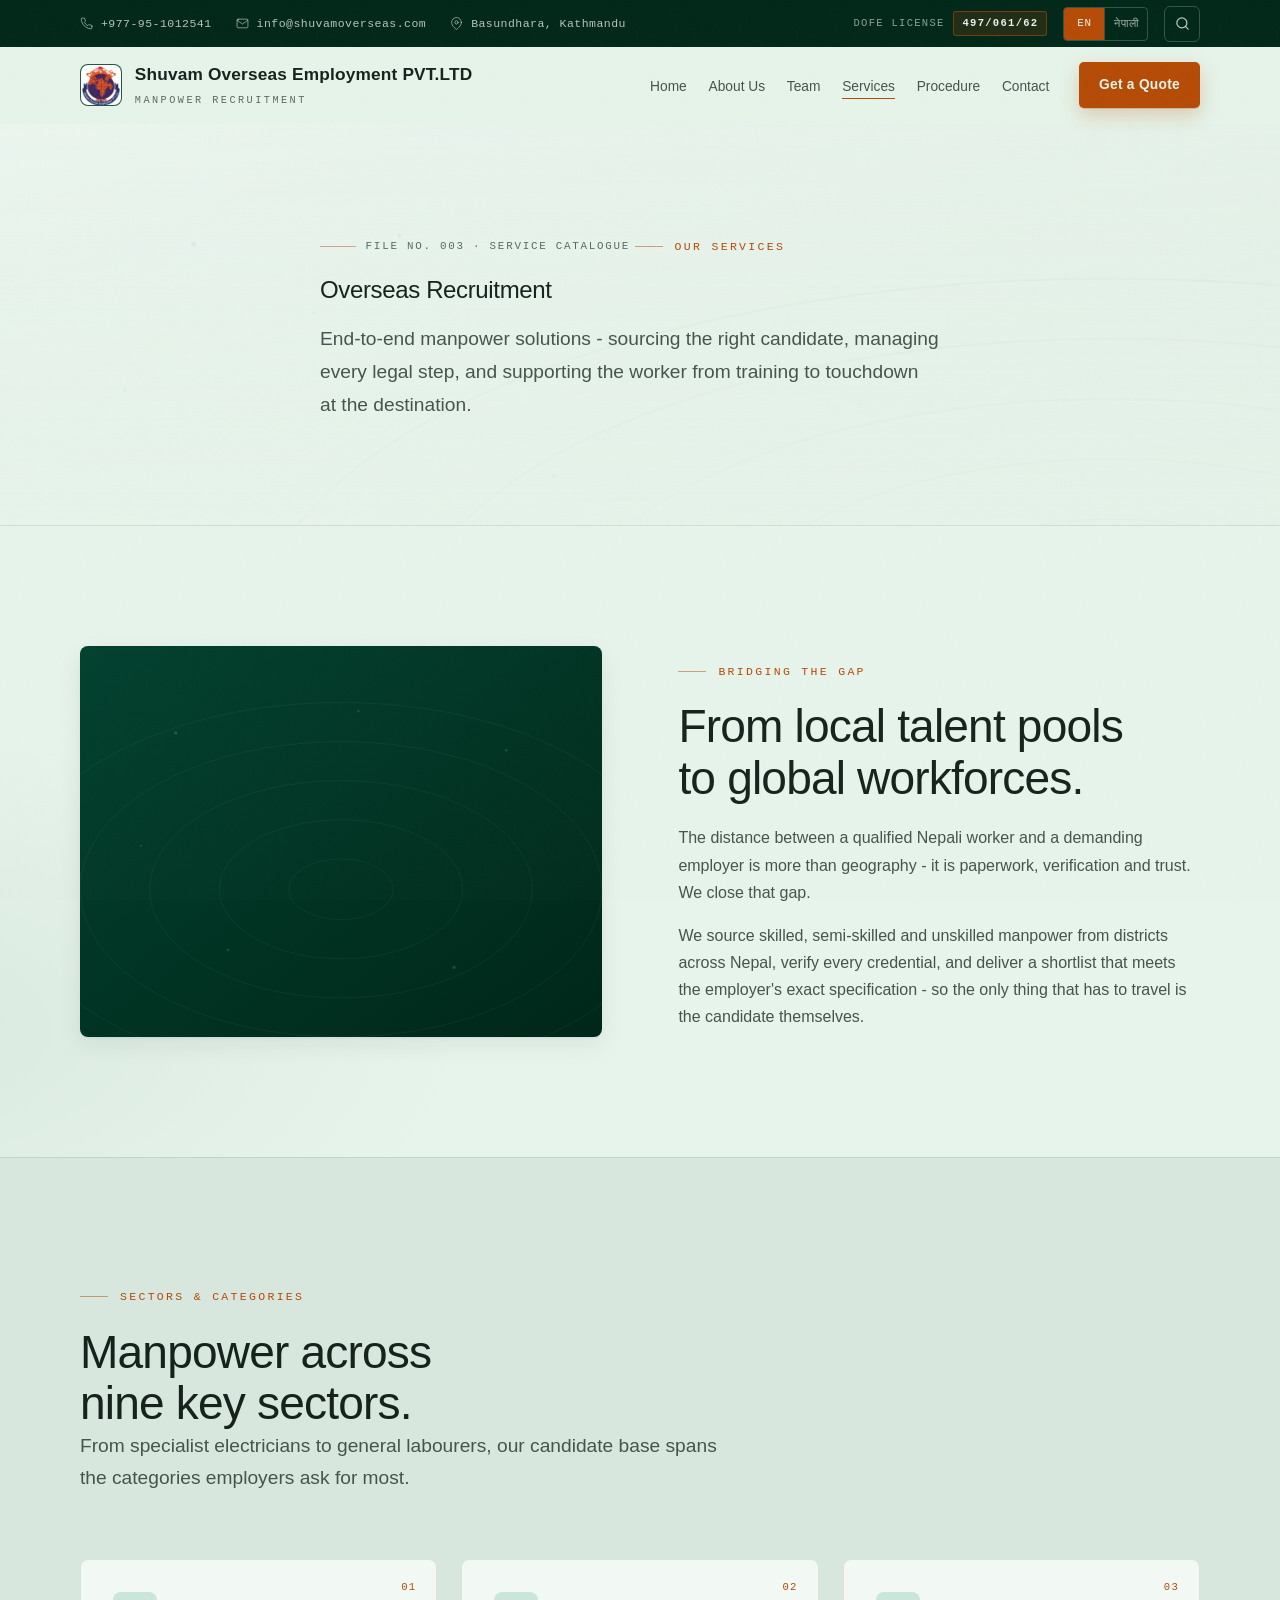
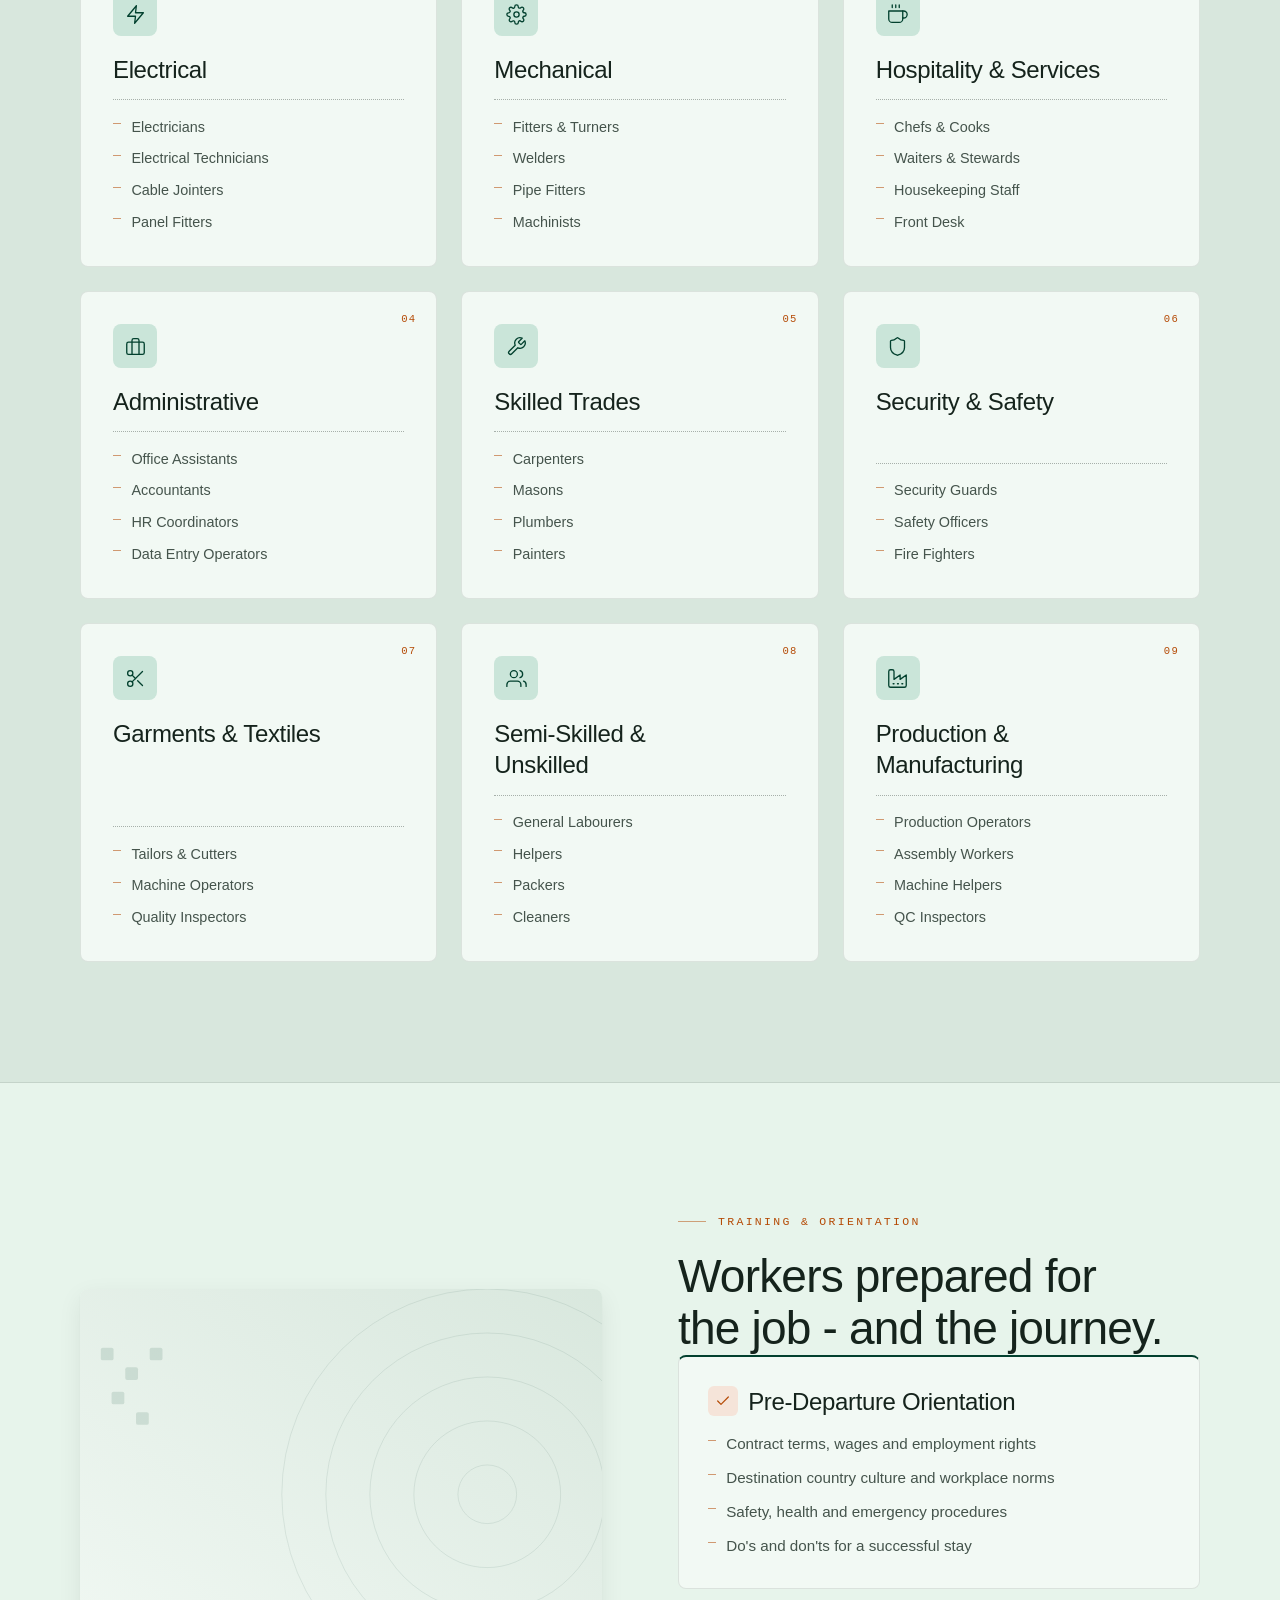
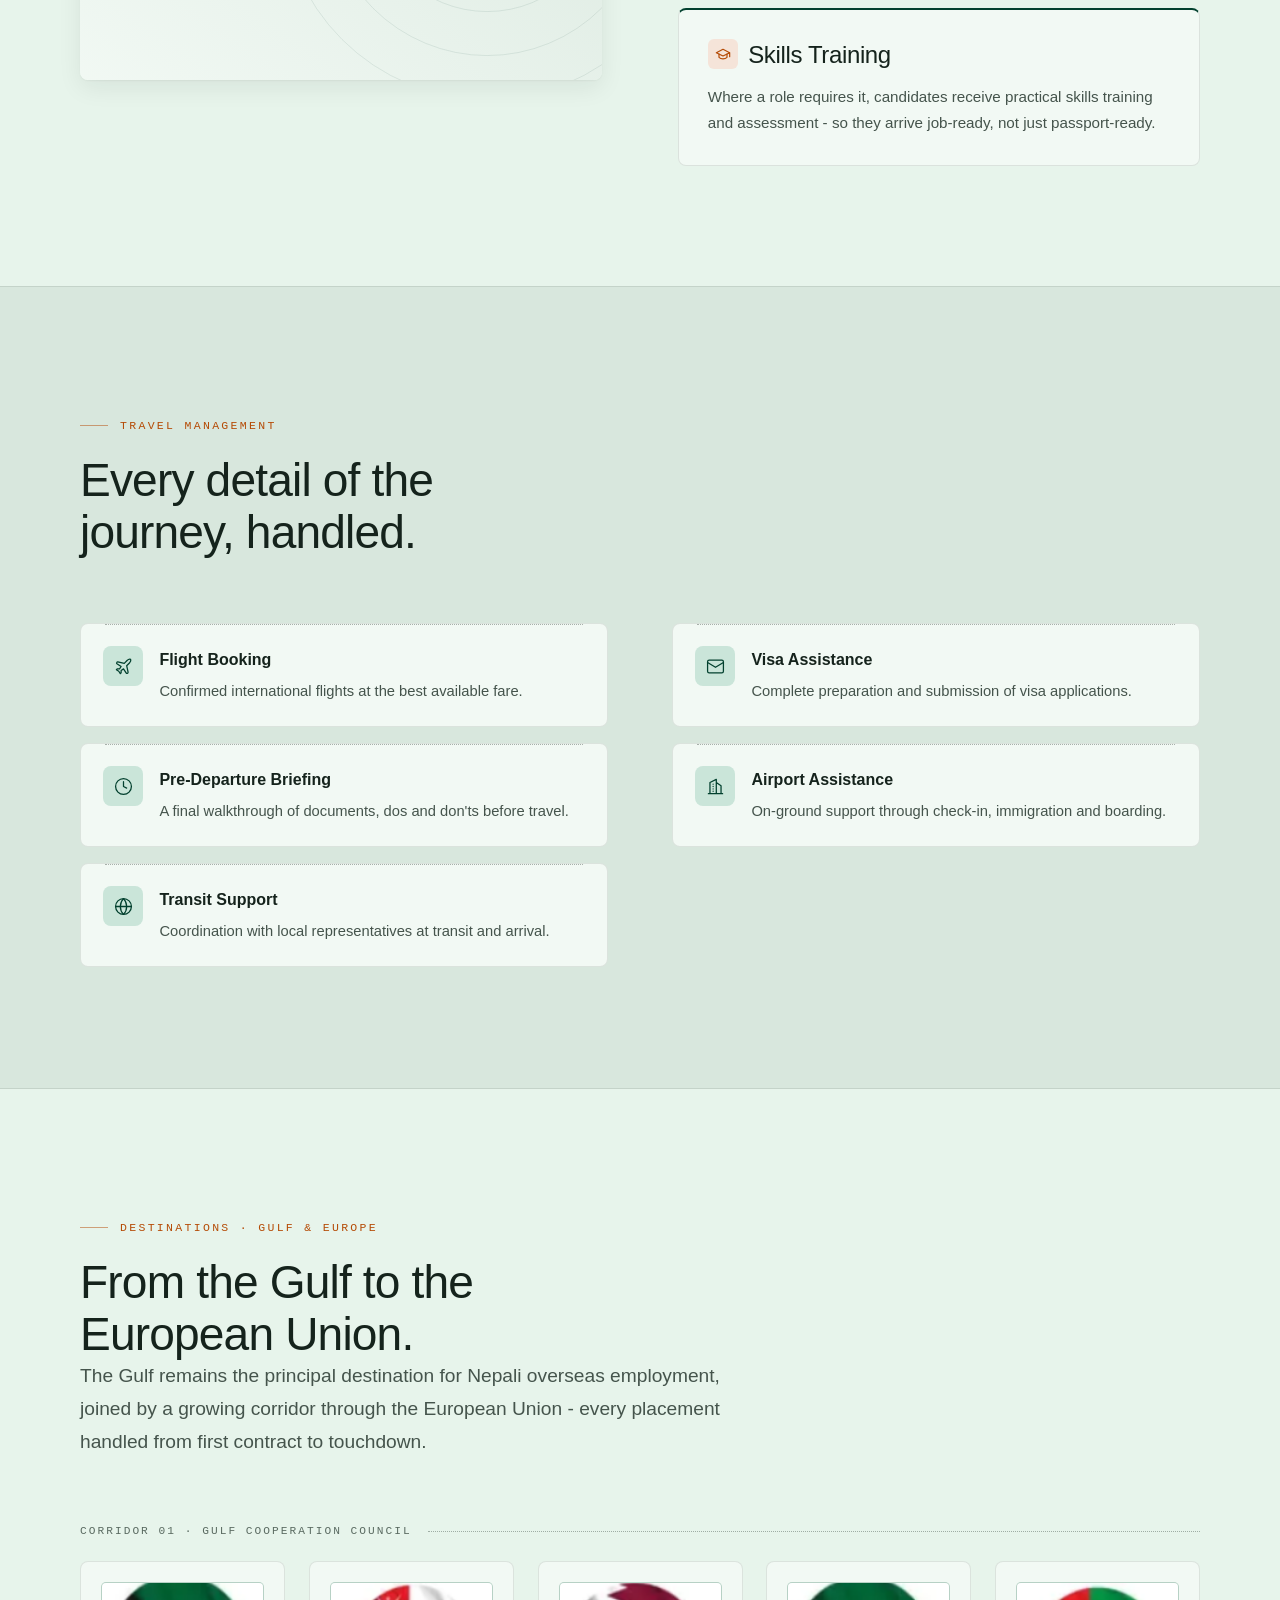
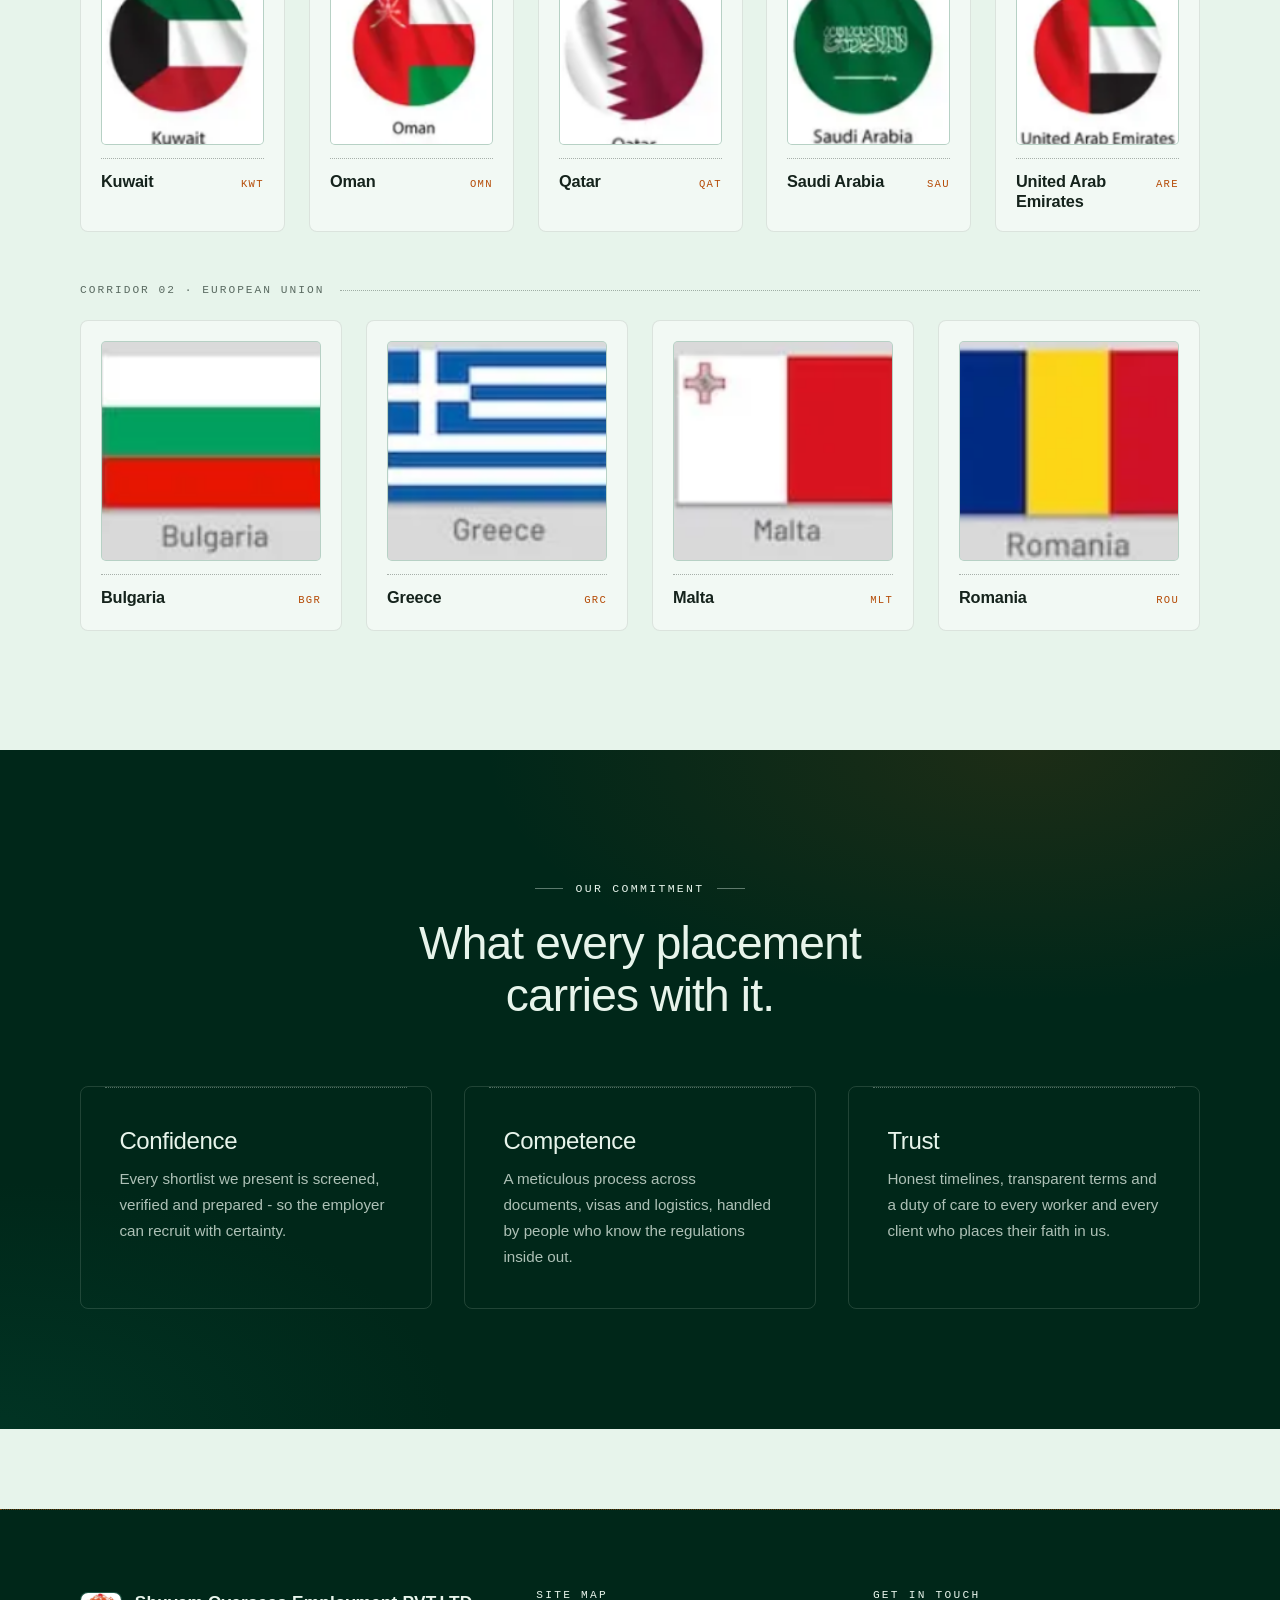
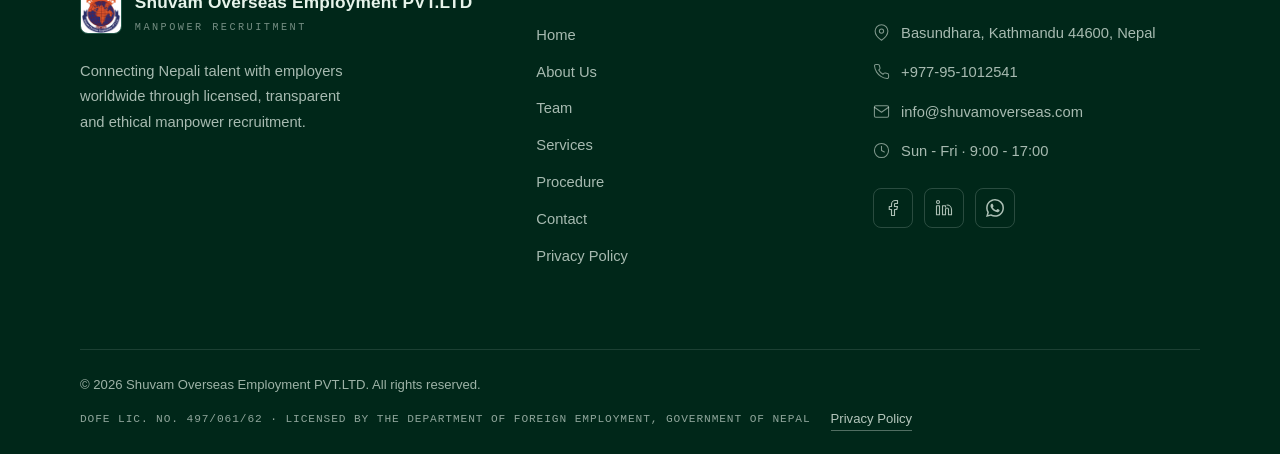
<file: over/services.html>
<!DOCTYPE html>
<html lang="en">
<head>
  <meta charset="UTF-8" />
  <meta name="viewport" content="width=device-width, initial-scale=1.0" />
  <title>Services - Overseas Recruitment | Shuvam Overseas Employment PVT.LTD</title>
  <meta name="description" content="Shuvam Overseas Employment PVT.LTD provides overseas manpower recruitment across electrical, mechanical, hospitality, manufacturing and more - with training, travel management and full compliance." />
  <meta property="og:site_name" content="Shuvam Overseas Employment PVT.LTD" />
  <meta property="og:type" content="website" />
  <meta property="og:title" content="Services - Overseas Recruitment | Shuvam Overseas Employment PVT.LTD" />
  <meta property="og:description" content="Shuvam Overseas Employment PVT.LTD provides overseas manpower recruitment across electrical, mechanical, hospitality, manufacturing and more - with training, travel management and full compliance." />
  <meta name="twitter:card" content="summary" />
  <meta name="twitter:title" content="Services - Overseas Recruitment | Shuvam Overseas Employment PVT.LTD" />
  <meta name="twitter:description" content="Shuvam Overseas Employment PVT.LTD provides overseas manpower recruitment across electrical, mechanical, hospitality, manufacturing and more - with training, travel management and full compliance." />

  <!-- Flag JS availability so reveal/entrance styles only apply when JS runs -->
  <script src="js/flag.js"></script>

  <!-- Security hardening (server headers should also set these - see .htaccess / _headers) -->
  <meta http-equiv="Content-Security-Policy" content="default-src 'self'; script-src 'self'; style-src 'self' 'unsafe-inline' https://fonts.googleapis.com; font-src 'self' https://fonts.gstatic.com data:; img-src 'self' data:; connect-src 'self'; frame-ancestors 'none'; base-uri 'self'; form-action 'self'" />
  <meta http-equiv="X-Content-Type-Options" content="nosniff" />
  <meta http-equiv="X-Frame-Options" content="DENY" />
  <meta name="referrer" content="strict-origin-when-cross-origin" />


  <link rel="preconnect" href="https://fonts.googleapis.com" />
  <link rel="preconnect" href="https://fonts.gstatic.com" crossorigin />
  <link href="https://fonts.googleapis.com/css2?family=Bricolage+Grotesque:opsz,wght@12..96,500;12..96,600;12..96,700&family=Chivo+Mono:wght@400;500;600&family=Public+Sans:wght@400;500;600;700&display=swap" rel="stylesheet" />

  <link rel="icon" type="image/png" href="images/logo.png" />
  <link rel="stylesheet" href="css/style.css" />
  <link rel="stylesheet" href="css/responsive.css" />
</head>
<body>

  <a class="skip-link" href="#main">Skip to content</a>

  <!-- ============================================================
       Loading overlay - brief logo pulse while the page settles
       ============================================================ -->
  <div class="page-loader" aria-hidden="true">
    <span class="page-loader__mark"><img src="images/logo.png" alt="" /></span>
  </div>

  <!-- Scroll progress bar (top of viewport) -->
  <div class="scroll-progress" aria-hidden="true"><span></span></div>

  <div class="utility">
    <div class="container utility__inner">
      <ul class="utility__contact">
        <li>
          <svg xmlns="http://www.w3.org/2000/svg" width="13" height="13" viewBox="0 0 24 24" fill="none" stroke="currentColor" stroke-width="1.8" stroke-linecap="round" stroke-linejoin="round" aria-hidden="true"><path d="M22 16.92v3a2 2 0 0 1-2.18 2 19.79 19.79 0 0 1-8.63-3.07 19.5 19.5 0 0 1-6-6 19.79 19.79 0 0 1-3.07-8.67A2 2 0 0 1 4.11 2h3a2 2 0 0 1 2 1.72 12.84 12.84 0 0 0 .7 2.81 2 2 0 0 1-.45 2.11L8.09 9.91a16 16 0 0 0 6 6l1.27-1.27a2 2 0 0 1 2.11-.45 12.84 12.84 0 0 0 2.81.7A2 2 0 0 1 22 16.92z"/></svg>
          <a href="tel:+977951012541">+977-95-1012541</a>
        </li>
        <li class="utility__item--wide">
          <svg xmlns="http://www.w3.org/2000/svg" width="13" height="13" viewBox="0 0 24 24" fill="none" stroke="currentColor" stroke-width="1.8" stroke-linecap="round" stroke-linejoin="round" aria-hidden="true"><path d="M4 4h16c1.1 0 2 .9 2 2v12c0 1.1-.9 2-2 2H4c-1.1 0-2-.9-2-2V6c0-1.1.9-2 2-2z"/><polyline points="22,6 12,13 2,6"/></svg>
          <a href="mailto:info@shuvamoverseas.com">info@shuvamoverseas.com</a>
        </li>
        <li class="utility__item--wide">
          <svg xmlns="http://www.w3.org/2000/svg" width="13" height="13" viewBox="0 0 24 24" fill="none" stroke="currentColor" stroke-width="1.8" stroke-linecap="round" stroke-linejoin="round" aria-hidden="true"><path d="M21 10c0 7-9 13-9 13s-9-6-9-13a9 9 0 0 1 18 0z"/><circle cx="12" cy="10" r="3"/></svg>
          <span data-i18n="util.addr">Basundhara, Kathmandu</span>
        </li>
      </ul>

      <div class="utility__tools">
        <span class="utility__license">
          <span data-i18n="util.license">DoFE License</span>
          <b class="utility__license-no">497/061/62</b>
        </span>
        <div class="lang" role="group" aria-label="Language" data-i18n-aria="util.langGroup">
          <button class="lang__btn is-active" type="button" data-set-lang="en" aria-pressed="true" lang="en">EN</button>
          <button class="lang__btn" type="button" data-set-lang="ne" aria-pressed="false" lang="ne">नेपाली</button>
        </div>
        <button class="utility__search" type="button" data-search-open aria-label="Search" data-i18n-aria="search.open">
          <svg xmlns="http://www.w3.org/2000/svg" width="15" height="15" viewBox="0 0 24 24" fill="none" stroke="currentColor" stroke-width="2" stroke-linecap="round" stroke-linejoin="round" aria-hidden="true"><circle cx="11" cy="11" r="8"/><line x1="21" y1="21" x2="16.65" y2="16.65"/></svg>
        </button>
      </div>
    </div>
  </div>

  <!-- ============================================================
       Header (shared)
       ============================================================ -->
  <header class="header">
    <div class="container header__inner">
      <a class="brand" href="index.html" aria-label="Shuvam Overseas Employment PVT.LTD - home">
        <span class="brand__mark"><img src="images/logo.png" alt="" width="42" height="42" /></span>
        <span class="brand__text">
          <span class="brand__name">Shuvam Overseas Employment PVT.LTD</span>
          <span class="brand__tag">Manpower Recruitment</span>
        </span>
      </a>

      <button class="nav__toggle" type="button" aria-expanded="false" aria-controls="primary-nav" aria-label="Open menu">
        <svg class="nav__toggle__icon" viewBox="0 0 24 24" aria-hidden="true" focusable="false">
          <line class="nav__toggle__line" x1="4" y1="6" x2="20" y2="6" />
          <line class="nav__toggle__line" x1="4" y1="12" x2="20" y2="12" />
          <line class="nav__toggle__line" x1="4" y1="18" x2="20" y2="18" />
        </svg>
      </button>

      <nav class="nav" id="primary-nav" aria-label="Primary">
        <ul class="nav__list">
          <li><a class="nav__link" href="index.html" data-i18n="nav.home">Home</a></li>
          <li><a class="nav__link" href="about.html" data-i18n="nav.about">About Us</a></li>
          <li><a class="nav__link" href="team.html" data-i18n="nav.team">Team</a></li>
          <li><a class="nav__link" href="services.html" aria-current="page" data-i18n="nav.services">Services</a></li>
          <li><a class="nav__link" href="procedure.html" data-i18n="nav.procedure">Procedure</a></li>
          <li><a class="nav__link" href="contact.html" data-i18n="nav.contact">Contact</a></li>
          <li class="nav__cta"><a class="btn btn--primary" href="contact.html" data-i18n="nav.quote">Get a Quote</a></li>
        </ul>
      </nav>
    </div>
  </header>

  <main id="main">

    <!-- ============================================================
         Hero - "Overseas Recruitment"
         ============================================================ -->
    <section class="page-hero">
      <img class="page-hero__media" src="images/hero/services.svg" alt="" data-parallax fetchpriority="high" />
      <div class="page-hero__overlay"></div>
      <div class="container page-hero__inner reveal">
        <p class="file-tag">File No. 003 &middot; Service Catalogue</p>
        <p class="eyebrow">Our Services</p>
        <h1>Overseas Recruitment</h1>
        <p class="lede">
          End-to-end manpower solutions - sourcing the right candidate,
          managing every legal step, and supporting the worker from training
          to touchdown at the destination.
        </p>
      </div>
    </section>

    <!-- ============================================================
         Bridging the Gap
         ============================================================ -->
    <section class="section">
      <div class="container">
        <div class="split">
          <div class="bridging__media reveal">
            <img src="images/bridging.svg" loading="lazy" alt="A worker shaking hands with an employer across a bridge" />
          </div>
          <div class="bridging__copy reveal">
            <p class="eyebrow">Bridging the Gap</p>
            <h2>From local talent pools to global workforces.</h2>
            <p>
              The distance between a qualified Nepali worker and a demanding
              employer is more than geography - it is paperwork, verification
              and trust. We close that gap.
            </p>
            <p>
              We source skilled, semi-skilled and unskilled manpower from
              districts across Nepal, verify every credential, and deliver a
              shortlist that meets the employer's exact specification - so the
              only thing that has to travel is the candidate themselves.
            </p>
          </div>
        </div>
      </div>
    </section>

    <!-- ============================================================
         Sectors & Categories - rendered from js/steps-data.js
         ============================================================ -->
    <section class="section section--soft">
      <div class="container">
        <div class="section__header reveal">
          <p class="eyebrow">Sectors &amp; Categories</p>
          <h2>Manpower across nine key sectors.</h2>
          <p class="lede">
            From specialist electricians to general labourers, our candidate
            base spans the categories employers ask for most.
          </p>
        </div>

        <div class="sectors-grid" data-cards="sectors" data-stagger>
          <!-- Sector cards are injected here by js/steps-data.js -->
        </div>
      </div>
    </section>

    <!-- ============================================================
         Training & Orientation
         ============================================================ -->
    <section class="section">
      <div class="container">
        <div class="split">
          <div class="training__media reveal">
            <img src="images/training.svg" loading="lazy" alt="Candidates in a pre-departure orientation session" />
          </div>

          <div>
            <div class="reveal">
              <p class="eyebrow">Training &amp; Orientation</p>
              <h2>Workers prepared for the job - and the journey.</h2>
            </div>

            <div class="training__block reveal">
              <h3>
                <span class="block-mark">
                  <svg xmlns="http://www.w3.org/2000/svg" width="16" height="16" viewBox="0 0 24 24" fill="none" stroke="currentColor" stroke-width="1.8" stroke-linecap="round" stroke-linejoin="round" aria-hidden="true"><polyline points="20 6 9 17 4 12"/></svg>
                </span>
                Pre-Departure Orientation
              </h3>
              <ul>
                <li>Contract terms, wages and employment rights</li>
                <li>Destination country culture and workplace norms</li>
                <li>Safety, health and emergency procedures</li>
                <li>Do's and don'ts for a successful stay</li>
              </ul>
            </div>

            <div class="training__block reveal">
              <h3>
                <span class="block-mark">
                  <svg xmlns="http://www.w3.org/2000/svg" width="16" height="16" viewBox="0 0 24 24" fill="none" stroke="currentColor" stroke-width="1.8" stroke-linecap="round" stroke-linejoin="round" aria-hidden="true"><path d="M22 10v6M2 10l10-5 10 5-10 5z"/><path d="M6 12v5c3 3 9 3 12 0v-5"/></svg>
                </span>
                Skills Training
              </h3>
              <p>
                Where a role requires it, candidates receive practical skills
                training and assessment - so they arrive job-ready, not just
                passport-ready.
              </p>
            </div>
          </div>
        </div>
      </div>
    </section>

    <!-- ============================================================
         Travel Management
         ============================================================ -->
    <section class="section section--soft">
      <div class="container">
        <div class="section__header reveal">
          <p class="eyebrow">Travel Management</p>
          <h2>Every detail of the journey, handled.</h2>
        </div>

        <ul class="travel-list" data-stagger>
          <li class="reveal">
            <span class="travel-icon">
              <svg xmlns="http://www.w3.org/2000/svg" width="19" height="19" viewBox="0 0 24 24" fill="none" stroke="currentColor" stroke-width="1.6" stroke-linecap="round" stroke-linejoin="round" aria-hidden="true"><path d="M17.8 19.2 16 11l3.5-3.5C21 6 21.5 4 21 3c-1-.5-3 0-4.5 1.5L13 8 4.8 6.2c-.5-.1-.9.1-1.1.5l-.3.5c-.2.5-.1 1 .3 1.3L9 12l-2 3H4l-1 1 3 2 2 3 1-1v-3l3-2 3.5 5.3c.3.4.8.5 1.3.3l.5-.2c.4-.3.6-.7.5-1.2z"/></svg>
            </span>
            <div>
              <strong>Flight Booking</strong>
              <span>Confirmed international flights at the best available fare.</span>
            </div>
          </li>
          <li class="reveal">
            <span class="travel-icon">
              <svg xmlns="http://www.w3.org/2000/svg" width="19" height="19" viewBox="0 0 24 24" fill="none" stroke="currentColor" stroke-width="1.6" stroke-linecap="round" stroke-linejoin="round" aria-hidden="true"><rect x="2" y="4" width="20" height="16" rx="2"/><path d="m2 7 10 6 10-6"/></svg>
            </span>
            <div>
              <strong>Visa Assistance</strong>
              <span>Complete preparation and submission of visa applications.</span>
            </div>
          </li>
          <li class="reveal">
            <span class="travel-icon">
              <svg xmlns="http://www.w3.org/2000/svg" width="19" height="19" viewBox="0 0 24 24" fill="none" stroke="currentColor" stroke-width="1.6" stroke-linecap="round" stroke-linejoin="round" aria-hidden="true"><circle cx="12" cy="12" r="10"/><polyline points="12 6 12 12 16 14"/></svg>
            </span>
            <div>
              <strong>Pre-Departure Briefing</strong>
              <span>A final walkthrough of documents, dos and don'ts before travel.</span>
            </div>
          </li>
          <li class="reveal">
            <span class="travel-icon">
              <svg xmlns="http://www.w3.org/2000/svg" width="19" height="19" viewBox="0 0 24 24" fill="none" stroke="currentColor" stroke-width="1.6" stroke-linecap="round" stroke-linejoin="round" aria-hidden="true"><path d="M3 21h18M5 21V7l8-4v18M19 21V11l-6-4"/><path d="M9 9v.01M9 12v.01M9 15v.01M9 18v.01"/></svg>
            </span>
            <div>
              <strong>Airport Assistance</strong>
              <span>On-ground support through check-in, immigration and boarding.</span>
            </div>
          </li>
          <li class="reveal">
            <span class="travel-icon">
              <svg xmlns="http://www.w3.org/2000/svg" width="19" height="19" viewBox="0 0 24 24" fill="none" stroke="currentColor" stroke-width="1.6" stroke-linecap="round" stroke-linejoin="round" aria-hidden="true"><circle cx="12" cy="12" r="10"/><path d="M12 22a14.5 14.5 0 0 0 0-20 14.5 14.5 0 0 0 0 20z"/><path d="M2 12h20"/></svg>
            </span>
            <div>
              <strong>Transit Support</strong>
              <span>Coordination with local representatives at transit and arrival.</span>
            </div>
          </li>
        </ul>
      </div>
    </section>

    <!-- ============================================================
         Destinations - Gulf Cooperation Council & European Union
         ============================================================ -->
    <section class="section">
      <div class="container">
        <div class="section__header reveal">
          <p class="eyebrow">Destinations &middot; Gulf &amp; Europe</p>
          <h2>From the Gulf to the European Union.</h2>
          <p class="lede">
            The Gulf remains the principal destination for Nepali overseas
            employment, joined by a growing corridor through the European
            Union - every placement handled from first contract to touchdown.
          </p>
        </div>

        <div class="dest-group">
          <p class="dest-label reveal">Corridor 01 &middot; Gulf Cooperation Council</p>
          <ul class="gulf-grid" data-stagger>
            <li class="country-card reveal">
              <span class="country-card__flag">
                <img src="images/Country/kuwait.png" alt="Flag of Kuwait" loading="lazy" width="128" height="160" />
              </span>
              <span class="country-card__row">
                <strong class="country-card__name">Kuwait</strong>
                <span class="country-card__code">KWT</span>
              </span>
            </li>
            <li class="country-card reveal">
              <span class="country-card__flag">
                <img src="images/Country/oman.png" alt="Flag of Oman" loading="lazy" width="144" height="159" />
              </span>
              <span class="country-card__row">
                <strong class="country-card__name">Oman</strong>
                <span class="country-card__code">OMN</span>
              </span>
            </li>
            <li class="country-card reveal">
              <span class="country-card__flag">
                <img src="images/Country/qatar.png" alt="Flag of Qatar" loading="lazy" width="127" height="148" />
              </span>
              <span class="country-card__row">
                <strong class="country-card__name">Qatar</strong>
                <span class="country-card__code">QAT</span>
              </span>
            </li>
            <li class="country-card reveal">
              <span class="country-card__flag">
                <img src="images/Country/saudi.png" alt="Flag of Saudi Arabia" loading="lazy" width="127" height="156" />
              </span>
              <span class="country-card__row">
                <strong class="country-card__name">Saudi Arabia</strong>
                <span class="country-card__code">SAU</span>
              </span>
            </li>
            <li class="country-card reveal">
              <span class="country-card__flag">
                <img src="images/Country/uae.png" alt="Flag of the United Arab Emirates" loading="lazy" width="138" height="154" />
              </span>
              <span class="country-card__row">
                <strong class="country-card__name">United Arab Emirates</strong>
                <span class="country-card__code">ARE</span>
              </span>
            </li>
          </ul>
        </div>

        <div class="dest-group">
          <p class="dest-label reveal">Corridor 02 &middot; European Union</p>
          <ul class="europe-grid" data-stagger>
            <li class="country-card reveal">
              <span class="country-card__flag">
                <img src="images/EU/bulgaria.png" alt="Flag of Bulgaria" loading="lazy" width="164" height="137" />
              </span>
              <span class="country-card__row">
                <strong class="country-card__name">Bulgaria</strong>
                <span class="country-card__code">BGR</span>
              </span>
            </li>
            <li class="country-card reveal">
              <span class="country-card__flag">
                <img src="images/EU/greece.png" alt="Flag of Greece" loading="lazy" width="160" height="138" />
              </span>
              <span class="country-card__row">
                <strong class="country-card__name">Greece</strong>
                <span class="country-card__code">GRC</span>
              </span>
            </li>
            <li class="country-card reveal">
              <span class="country-card__flag">
                <img src="images/EU/malta.png" alt="Flag of Malta" loading="lazy" width="145" height="142" />
              </span>
              <span class="country-card__row">
                <strong class="country-card__name">Malta</strong>
                <span class="country-card__code">MLT</span>
              </span>
            </li>
            <li class="country-card reveal">
              <span class="country-card__flag">
                <img src="images/EU/romania.png" alt="Flag of Romania" loading="lazy" width="151" height="127" />
              </span>
              <span class="country-card__row">
                <strong class="country-card__name">Romania</strong>
                <span class="country-card__code">ROU</span>
              </span>
            </li>
          </ul>
        </div>
      </div>
    </section>

    <!-- ============================================================
         Our Commitment
         ============================================================ -->
    <section class="section section--navy">
      <div class="container">
        <div class="section__header section__header--center reveal">
          <p class="eyebrow">Our Commitment</p>
          <h2>What every placement carries with it.</h2>
        </div>

        <div class="values" data-stagger>
          <div class="value">
            <h3>Confidence</h3>
            <p>
              Every shortlist we present is screened, verified and prepared -
              so the employer can recruit with certainty.
            </p>
          </div>
          <div class="value">
            <h3>Competence</h3>
            <p>
              A meticulous process across documents, visas and logistics,
              handled by people who know the regulations inside out.
            </p>
          </div>
          <div class="value">
            <h3>Trust</h3>
            <p>
              Honest timelines, transparent terms and a duty of care to every
              worker and every client who places their faith in us.
            </p>
          </div>
        </div>
      </div>
    </section>

  </main>

  <!-- ============================================================
       Footer (shared)
       ============================================================ -->
  <dialog class="search" id="site-search" aria-label="Site search" data-i18n-aria="search.dialog">
    <div class="search__panel">
      <div class="search__bar">
        <svg class="search__icon" xmlns="http://www.w3.org/2000/svg" width="17" height="17" viewBox="0 0 24 24" fill="none" stroke="currentColor" stroke-width="2" stroke-linecap="round" stroke-linejoin="round" aria-hidden="true"><circle cx="11" cy="11" r="8"/><line x1="21" y1="21" x2="16.65" y2="16.65"/></svg>
        <input class="search__input" type="search" id="search-input" autocomplete="off" placeholder="Search the site..." data-i18n-ph="search.placeholder" aria-label="Search the site" data-i18n-aria="search.placeholder" />
        <button class="search__close" type="button" data-search-close aria-label="Close search" data-i18n-aria="search.close">
          <svg xmlns="http://www.w3.org/2000/svg" width="17" height="17" viewBox="0 0 24 24" fill="none" stroke="currentColor" stroke-width="2" stroke-linecap="round" stroke-linejoin="round" aria-hidden="true"><line x1="18" y1="6" x2="6" y2="18"/><line x1="6" y1="6" x2="18" y2="18"/></svg>
        </button>
      </div>
      <p class="search__hint" data-i18n="search.hint">Try "visa", "salary", "procedure" or a sector name.</p>
      <p class="search__count" role="status" aria-live="polite"></p>
      <ul class="search__results"></ul>
      <p class="search__empty" data-i18n="search.empty">No matches. Try a different keyword.</p>
    </div>
  </dialog>

  <footer class="footer">
    <div class="container">
      <div class="footer__top">
        <div class="footer__brand">
          <a class="brand" href="index.html" aria-label="Shuvam Overseas Employment PVT.LTD - home">
            <span class="brand__mark"><img src="images/logo.png" alt="" width="42" height="42" /></span>
            <span class="brand__text">
              <span class="brand__name">Shuvam Overseas Employment PVT.LTD</span>
              <span class="brand__tag">Manpower Recruitment</span>
            </span>
          </a>
          <p class="footer__blurb" data-i18n="footer.blurb">
            Connecting Nepali talent with employers worldwide through
            licensed, transparent and ethical manpower recruitment.
          </p>
        </div>

        <nav aria-label="Footer">
          <h4 data-i18n="footer.sitemap">Site Map</h4>
          <ul class="footer__links">
            <li><a href="index.html" data-i18n="nav.home">Home</a></li>
            <li><a href="about.html" data-i18n="nav.about">About Us</a></li>
            <li><a href="team.html" data-i18n="nav.team">Team</a></li>
            <li><a href="services.html" data-i18n="nav.services">Services</a></li>
            <li><a href="procedure.html" data-i18n="nav.procedure">Procedure</a></li>
            <li><a href="contact.html" data-i18n="nav.contact">Contact</a></li>
            <li><a href="privacy.html" data-i18n="footer.privacy">Privacy Policy</a></li>
          </ul>
        </nav>

        <div>
          <h4 data-i18n="footer.touch">Get in Touch</h4>
          <ul class="footer__contact">
            <li>
              <svg xmlns="http://www.w3.org/2000/svg" width="17" height="17" viewBox="0 0 24 24" fill="none" stroke="currentColor" stroke-width="1.5" stroke-linecap="round" stroke-linejoin="round" aria-hidden="true"><path d="M21 10c0 7-9 13-9 13s-9-6-9-13a9 9 0 0 1 18 0z"/><circle cx="12" cy="10" r="3"/></svg>
              <span data-i18n="footer.addr">Basundhara, Kathmandu 44600, Nepal</span>
            </li>
            <li>
              <svg xmlns="http://www.w3.org/2000/svg" width="17" height="17" viewBox="0 0 24 24" fill="none" stroke="currentColor" stroke-width="1.5" stroke-linecap="round" stroke-linejoin="round" aria-hidden="true"><path d="M22 16.92v3a2 2 0 0 1-2.18 2 19.79 19.79 0 0 1-8.63-3.07 19.5 19.5 0 0 1-6-6 19.79 19.79 0 0 1-3.07-8.67A2 2 0 0 1 4.11 2h3a2 2 0 0 1 2 1.72 12.84 12.84 0 0 0 .7 2.81 2 2 0 0 1-.45 2.11L8.09 9.91a16 16 0 0 0 6 6l1.27-1.27a2 2 0 0 1 2.11-.45 12.84 12.84 0 0 0 2.81.7A2 2 0 0 1 22 16.92z"/></svg>
              <a href="tel:+977951012541">+977-95-1012541</a>
            </li>
            <li>
              <svg xmlns="http://www.w3.org/2000/svg" width="17" height="17" viewBox="0 0 24 24" fill="none" stroke="currentColor" stroke-width="1.5" stroke-linecap="round" stroke-linejoin="round" aria-hidden="true"><path d="M4 4h16c1.1 0 2 .9 2 2v12c0 1.1-.9 2-2 2H4c-1.1 0-2-.9-2-2V6c0-1.1.9-2 2-2z"/><polyline points="22,6 12,13 2,6"/></svg>
              <a href="mailto:info@shuvamoverseas.com">info@shuvamoverseas.com</a>
            </li>
            <li>
              <svg xmlns="http://www.w3.org/2000/svg" width="17" height="17" viewBox="0 0 24 24" fill="none" stroke="currentColor" stroke-width="1.5" stroke-linecap="round" stroke-linejoin="round" aria-hidden="true"><circle cx="12" cy="12" r="10"/><polyline points="12 6 12 12 16 14"/></svg>
              <span data-i18n="footer.hours">Sun - Fri &middot; 9:00 - 17:00</span>
            </li>
          </ul>

          <div class="footer__social">
            <a href="#" aria-label="Facebook" rel="noopener">
              <svg xmlns="http://www.w3.org/2000/svg" width="18" height="18" viewBox="0 0 24 24" fill="none" stroke="currentColor" stroke-width="1.5" stroke-linecap="round" stroke-linejoin="round" aria-hidden="true"><path d="M18 2h-3a5 5 0 0 0-5 5v3H7v4h3v8h4v-8h3l1-4h-4V7a1 1 0 0 1 1-1h3z"/></svg>
            </a>
            <a href="#" aria-label="LinkedIn" rel="noopener">
              <svg xmlns="http://www.w3.org/2000/svg" width="18" height="18" viewBox="0 0 24 24" fill="none" stroke="currentColor" stroke-width="1.5" stroke-linecap="round" stroke-linejoin="round" aria-hidden="true"><path d="M16 8a6 6 0 0 1 6 6v7h-4v-7a2 2 0 0 0-2-2 2 2 0 0 0-2 2v7h-4V9h4v1.5"/><rect x="2" y="9" width="4" height="12"/><circle cx="4" cy="4" r="2"/></svg>
            </a>
            <a href="https://wa.me/977951012541" target="_blank" rel="noopener" aria-label="WhatsApp">
              <svg xmlns="http://www.w3.org/2000/svg" width="18" height="18" viewBox="0 0 24 24" fill="currentColor" aria-hidden="true"><path d="M17.472 14.382c-.297-.149-1.758-.867-2.03-.967-.273-.099-.471-.148-.67.15-.197.297-.767.966-.94 1.164-.173.199-.347.223-.644.075-.297-.15-1.255-.463-2.39-1.475-.883-.788-1.48-1.761-1.653-2.059-.173-.297-.018-.458.13-.606.134-.133.298-.347.446-.52.149-.174.198-.298.298-.497.099-.198.05-.371-.025-.52-.075-.149-.669-1.612-.916-2.207-.242-.579-.487-.5-.669-.51-.173-.008-.371-.01-.57-.01-.198 0-.52.074-.792.372-.272.297-1.04 1.016-1.04 2.479 0 1.462 1.065 2.875 1.213 3.074.149.198 2.096 3.2 5.077 4.487.709.306 1.262.489 1.694.625.712.227 1.36.195 1.871.118.571-.085 1.758-.719 2.006-1.413.248-.694.248-1.289.173-1.413-.074-.124-.272-.198-.57-.347m-5.421 7.403h-.004a9.87 9.87 0 0 1-5.031-1.378l-.361-.214-3.741.982.998-3.648-.235-.374a9.86 9.86 0 0 1-1.51-5.26c.001-5.45 4.436-9.884 9.888-9.884 2.64 0 5.122 1.03 6.988 2.898a9.825 9.825 0 0 1 2.893 6.994c-.003 5.45-4.437 9.884-9.885 9.884m8.413-18.297A11.815 11.815 0 0 0 12.05 0C5.495 0 .16 5.335.157 11.892c0 2.096.547 4.142 1.588 5.945L.057 24l6.305-1.654a11.882 11.882 0 0 0 5.683 1.448h.005c6.554 0 11.89-5.335 11.893-11.893a11.821 11.821 0 0 0-3.48-8.413z"/></svg>
            </a>
          </div>
        </div>
      </div>

      <div class="footer__bottom">
        <p data-i18n="footer.copy">&copy; 2026 Shuvam Overseas Employment PVT.LTD. All rights reserved.</p>
        <div class="footer__legal">
          <p class="footer__license">DoFE Lic. No. 497/061/62 <span aria-hidden="true">&middot;</span> <span data-i18n="footer.licensed">Licensed by the Department of Foreign Employment, Government of Nepal</span></p>
          <a class="footer__privacy" href="privacy.html" data-i18n="footer.privacy">Privacy Policy</a>
        </div>
      </div>
    </div>
  </footer>

  <script src="js/nav.js"></script>
  <script src="js/steps-data.js"></script>
  <script src="js/animations.js"></script>
  <script src="js/lang-data.js"></script>
  <script src="js/lang.js"></script>
  <script src="js/search.js"></script>
</body>
</html>
</file>
<file: over/css/style.css>
/* ==========================================================================
   Shuvam Overseas Employment PVT.LTD - Global Stylesheet
   "The Employment File" - a passport-office / records-room design system.
   Green-tinted paper + deep passport green + vermilion seal ink. Bricolage
   Grotesque (display), Public Sans (body), Chivo Mono (ledger voice).
   --------------------------------------------------------------------------
   Design tokens first, then base styles, then components in page order.
   All motion honours prefers-reduced-motion (see bottom of file).
   ========================================================================== */

:root {
  /* -- Colour tokens ------------------------------------------------------ */
  --cream:        #E7F4EB;   /* green-tinted paper page bg  */
  --cream-soft:   #D8E7DD;   /* section alt / reverse sheet  */
  --surface:      #F2F9F4;   /* cards & panels               */
  --ink:          #15231C;   /* primary text (green ink)     */
  --ink-soft:     #45544C;   /* secondary text               */
  --ink-faint:    #5A6A61;   /* captions / meta (AA on cream) */
  --navy:         #02402E;   /* passport green - structural  */
  --navy-deep:    #002719;   /* dark panels / footer         */
  --navy-tint:    #CAE5D9;   /* green-tinted surfaces        */
  --crimson:      #B54B06;   /* vermilion seal / action      */
  --crimson-deep: #983500;   /* action hover / press         */
  --crimson-tint: #F5E4D9;   /* vermilion-tinted surfaces    */
  --line:         rgba(21, 35, 28, 0.10);   /* hairline borders  */
  --line-nav:     rgba(21, 35, 28, 0.18);
  --dotted:       rgba(21, 35, 28, 0.34);   /* ledger dotted rules */
  --success:      #2E7D32;   /* form validation         */
  --warning:      #8A5E00;   /* form validation         */
  --error:        #B3423A;   /* form validation         */

  /* -- Typography --------------------------------------------------------- */
  --font-display: "Bricolage Grotesque", "Archivo", "Helvetica Neue", Arial, sans-serif;
  --font-body:    "Public Sans", "Helvetica Neue", Arial, sans-serif;
  --font-mono:    "Chivo Mono", "SFMono-Regular", Consolas, monospace;

  /* -- Motion (strong custom curves - see animation standards) ------------ */
  --ease-out:    cubic-bezier(0.23, 1, 0.32, 1);
  --ease-in-out: cubic-bezier(0.77, 0, 0.175, 1);

  /* -- Layout ------------------------------------------------------------- */
  --container: 1200px;
  --gutter: clamp(1.25rem, 4vw, 2.5rem);
  --radius: 8px;
  --radius-sm: 5px;

  /* -- Shadows ------------------------------------------------------------ */
  --shadow-card: 0 1px 2px rgba(21, 35, 28, 0.05), 0 8px 24px rgba(21, 35, 28, 0.07);
  --shadow-card-hover: 0 2px 4px rgba(21, 35, 28, 0.06), 0 18px 40px rgba(21, 35, 28, 0.12);
}

/* ==========================================================================
   Reset & base
   ========================================================================== */

*,
*::before,
*::after {
  box-sizing: border-box;
  margin: 0;
  padding: 0;
}

html {
  scroll-behavior: smooth;
  -webkit-text-size-adjust: 100%;
}

body {
  font-family: var(--font-body);
  font-size: 1rem;
  line-height: 1.7;
  color: var(--ink-soft);
  background-color: var(--cream);
  background-image:
    radial-gradient(1200px 600px at 85% -10%, rgba(181, 75, 6, 0.05), transparent 60%),
    radial-gradient(1000px 500px at -10% 15%, rgba(2, 64, 46, 0.06), transparent 60%);
  background-repeat: no-repeat;
  -webkit-font-smoothing: antialiased;
  text-rendering: optimizeLegibility;
}

/* Subtle film grain - breaks up flat surfaces without motion. */
body::after {
  content: "";
  position: fixed;
  inset: 0;
  z-index: 999;
  pointer-events: none;
  opacity: 0.03;
  background-image: url("data:image/svg+xml,%3Csvg xmlns='http://www.w3.org/2000/svg' width='160' height='160' viewBox='0 0 160 160'%3E%3Cfilter id='n'%3E%3CfeTurbulence type='fractalNoise' baseFrequency='0.9' numOctaves='2' stitchTiles='stitch'/%3E%3C/filter%3E%3Crect width='160' height='160' filter='url(%23n)'/%3E%3C/svg%3E");
}

img,
svg {
  display: block;
  max-width: 100%;
  height: auto;
}

a {
  color: inherit;
  text-decoration: none;
}

ul,
ol {
  list-style: none;
}

button {
  font: inherit;
  color: inherit;
  background: none;
  border: none;
  cursor: pointer;
}

::selection {
  background: var(--crimson);
  color: var(--cream);
}

/* ==========================================================================
   Typography
   ========================================================================== */

h1, h2, h3, h4 {
  font-family: var(--font-display);
  font-weight: 500;
  color: var(--ink);
  line-height: 1.15;
  letter-spacing: -0.015em;
}

h1, h2 {
  text-wrap: balance;
}

.display {
  font-size: clamp(2.5rem, 6.5vw, 4.75rem);
  line-height: 1.04;
  letter-spacing: -0.022em;
  font-weight: 550;
}

h2 {
  font-size: clamp(1.9rem, 3.6vw, 2.9rem);
  line-height: 1.12;
  letter-spacing: -0.018em;
}

h3 {
  font-size: clamp(1.2rem, 2vw, 1.5rem);
  line-height: 1.3;
}

/* Ledger eyebrow - mono, tracked, with a seal-ink dash. Reads like a file
   reference line rather than a decoration. */
.eyebrow {
  display: inline-flex;
  align-items: center;
  gap: 0.75rem;
  font-family: var(--font-mono);
  font-size: 0.72rem;
  font-weight: 500;
  letter-spacing: 0.2em;
  text-transform: uppercase;
  color: var(--crimson);
  margin-bottom: 1.25rem;
}

.eyebrow::before {
  content: "";
  width: 1.75rem;
  height: 1px;
  background: var(--crimson);
  opacity: 0.5;
}

.lede {
  font-size: clamp(1.05rem, 1.5vw, 1.2rem);
  line-height: 1.7;
  color: var(--ink-soft);
  max-width: 62ch;
}

.lede--inset {
  margin-top: 1rem;
}

/* Document meta line - the dossier reference above a page hero. */
.file-tag {
  display: inline-flex;
  align-items: center;
  gap: 0.6rem;
  font-family: var(--font-mono);
  font-size: 0.68rem;
  font-weight: 500;
  letter-spacing: 0.16em;
  text-transform: uppercase;
  color: var(--ink-faint);
  margin-bottom: 1rem;
}

.file-tag::before {
  content: "";
  width: 2.25rem;
  height: 1px;
  background: var(--crimson);
  opacity: 0.45;
}

.section {
  padding-block: clamp(4.5rem, 10vw, 7.5rem);
}

/* Soft sections read as a new sheet of paper in the file: a hairline rule
   above and below sets them apart from the base page. */
.section--soft {
  background-color: var(--cream-soft);
  border-block: 1px solid var(--line);
}

.section--navy {
  background-color: var(--navy-deep);
  color: rgba(231, 244, 235, 0.82);
  background-image:
    radial-gradient(900px 420px at 80% 0%, rgba(181, 75, 6, 0.16), transparent 60%),
    radial-gradient(700px 380px at 0% 100%, rgba(2, 64, 46, 0.5), transparent 65%);
  background-repeat: no-repeat;
}

.section__header {
  max-width: 680px;
  margin-bottom: clamp(2.5rem, 6vw, 4rem);
}

.section__header--center {
  margin-inline: auto;
  text-align: center;
}

.section__header--center .eyebrow {
  justify-content: center;
}

.section__header--center .eyebrow::after {
  content: "";
  width: 1.75rem;
  height: 1px;
  background: var(--crimson);
  opacity: 0.5;
}

.section__header--center .lede {
  margin-inline: auto;
}

.section--navy .eyebrow {
  color: var(--cream);
}

.section--navy .eyebrow::before,
.section--navy .eyebrow::after {
  background: var(--cream);
  opacity: 0.4;
}

.section--navy h2,
.section--navy h3 {
  color: var(--cream);
}

.section--navy .lede {
  color: rgba(231, 244, 235, 0.78);
}

/* ==========================================================================
   Layout
   ========================================================================== */

.container {
  width: 100%;
  max-width: var(--container);
  margin-inline: auto;
  padding-inline: var(--gutter);
}

.split {
  display: grid;
  grid-template-columns: 1fr 1fr;
  gap: clamp(2.5rem, 6vw, 5rem);
  align-items: center;
}

/* ==========================================================================
   Rubber stamp - the dossier's seal of approval.
   ========================================================================== */

.stamp {
  width: clamp(160px, 18vw, 224px);
  height: auto;
  transform: rotate(-7deg);
  opacity: 0.92;
  filter: drop-shadow(0 4px 14px rgba(152, 53, 0, 0.28));
  transition: transform 220ms var(--ease-out), opacity 220ms var(--ease-out);
}

.stamp:hover {
  transform: rotate(-4deg) scale(1.04);
  opacity: 1;
}

/* ==========================================================================
   Buttons & links
   ========================================================================== */

.btn {
  display: inline-flex;
  align-items: center;
  justify-content: center;
  gap: 0.6rem;
  padding: 0.95rem 1.9rem;
  font-size: 0.92rem;
  font-weight: 600;
  letter-spacing: 0.02em;
  border-radius: var(--radius-sm);
  transition: transform 160ms var(--ease-out), box-shadow 160ms var(--ease-out),
              background-color 200ms var(--ease-out), border-color 200ms var(--ease-out);
}

.btn:active {
  transform: scale(0.97);
}

.btn--primary {
  background-color: var(--crimson);
  color: var(--cream);
  box-shadow: 0 1px 0 rgba(152, 53, 0, 0.2), 0 8px 20px rgba(181, 75, 6, 0.24);
}

.btn--primary svg,
.btn--on-navy svg,
.link svg {
  transition: transform 200ms var(--ease-out);
}

.btn--ghost {
  border: 1px solid var(--line-nav);
  color: var(--ink);
  background: transparent;
}

.btn--on-navy {
  background-color: var(--cream);
  color: var(--navy-deep);
}

/* Text link with animated underline */
.link {
  display: inline-flex;
  align-items: center;
  gap: 0.5rem;
  font-weight: 600;
  font-size: 0.92rem;
  color: var(--navy);
}

@media (hover: hover) and (pointer: fine) {
  .btn--primary:hover {
    background-color: var(--crimson-deep);
  }
  .btn--ghost:hover {
    border-color: var(--navy);
    color: var(--navy);
  }
  .btn--on-navy:hover {
    background-color: var(--cream-soft);
  }
  .btn--primary:hover svg,
  .btn--on-navy:hover svg,
  .link:hover svg {
    transform: translateX(3px);
  }
}

/* ==========================================================================
   Header & navigation
   ========================================================================== */

.header {
  position: sticky;
  top: 0;
  z-index: 100;
  background-color: rgba(231, 244, 235, 0.86);
  -webkit-backdrop-filter: blur(14px) saturate(160%);
  backdrop-filter: blur(14px) saturate(160%);
  border-bottom: 1px solid transparent;
  transition: border-color 200ms var(--ease-out), box-shadow 200ms var(--ease-out),
              background-color 200ms var(--ease-out);
}

.header[data-scrolled] {
  border-bottom-color: var(--line-nav);
  box-shadow: 0 1px 0 rgba(21, 35, 28, 0.02), 0 8px 24px rgba(21, 35, 28, 0.05);
}

.header__inner {
  display: flex;
  align-items: center;
  justify-content: space-between;
  gap: clamp(1rem, 2vw, 1.5rem);
  height: 76px;
}

.brand {
  display: inline-flex;
  align-items: center;
  gap: 0.8rem;
}

.brand__mark {
  width: 42px;
  height: 42px;
  border-radius: 8px;
  overflow: hidden;
  background: var(--navy);
  border: 1px solid rgba(255, 255, 255, 0.12);
}

.brand__mark img {
  width: 100%;
  height: 100%;
  object-fit: cover;
}

.brand__name {
  font-family: var(--font-display);
  font-size: clamp(1.05rem, 1.35vw, 1.22rem);
  font-weight: 600;
  letter-spacing: 0.01em;
  color: var(--ink);
  line-height: 1.1;
  white-space: nowrap;
}

.brand__tag {
  display: block;
  font-family: var(--font-mono);
  font-size: 0.64rem;
  font-weight: 500;
  letter-spacing: 0.24em;
  text-transform: uppercase;
  color: var(--ink-faint);
  margin-top: 0.2rem;
}

.nav__list {
  display: flex;
  align-items: center;
  gap: clamp(1.05rem, 1.7vw, 2.1rem);
}

.nav__link {
  position: relative;
  font-size: clamp(0.86rem, 1vw, 0.92rem);
  font-weight: 500;
  color: var(--ink-soft);
  padding-block: 0.35rem;
  white-space: nowrap;
  transition: color 200ms var(--ease-out);
}

.nav__link::after {
  content: "";
  position: absolute;
  left: 0;
  bottom: 0;
  width: 100%;
  height: 1.5px;
  background: var(--crimson);
  transform: scaleX(0);
  transform-origin: right;
  transition: transform 250ms var(--ease-out);
}

.nav__link[aria-current="page"]::after {
  transform: scaleX(1);
  transform-origin: left;
}

@media (hover: hover) and (pointer: fine) {
  .nav__link:hover {
    color: var(--ink);
  }

  .nav__link:hover::after {
    transform: scaleX(1);
    transform-origin: left;
  }
}

.nav__cta {
  margin-left: clamp(0.2rem, 0.8vw, 0.5rem);
}

/* Header CTA sits tighter than page buttons so six links + brand keep one row */
.nav__cta .btn {
  padding: 0.7rem 1.25rem;
  font-size: 0.86rem;
}

/* Hamburger (mobile) - minimalist monochrome icon on a paper button */
.nav__toggle {
  display: none;
  width: 44px;
  height: 44px;
  flex-shrink: 0;
  align-items: center;
  justify-content: center;
  border-radius: 8px;
  background: var(--surface);
  border: 1px solid var(--line-nav);
  box-shadow: 0 1px 2px rgba(21, 35, 28, 0.06);
  transition: background-color 200ms var(--ease-out),
              border-color 200ms var(--ease-out),
              box-shadow 200ms var(--ease-out),
              transform 160ms var(--ease-out);
}

.nav__toggle:hover,
.nav__toggle:focus-visible {
  background: var(--cream-soft);
  border-color: rgba(21, 35, 28, 0.3);
  box-shadow: 0 2px 6px rgba(21, 35, 28, 0.1);
}

.nav__toggle:active {
  transform: scale(0.95);
}

.nav__toggle__icon {
  display: block;
  width: 20px;
  height: 20px;
  overflow: visible;
}

.nav__toggle__line {
  stroke: var(--ink);
  stroke-width: 2;
  stroke-linecap: square;
  transform-box: fill-box;
  transform-origin: center;
  transition: transform 250ms var(--ease-out), opacity 200ms var(--ease-out);
}

.nav__toggle[aria-expanded="true"] .nav__toggle__line:nth-child(1) {
  transform: translateY(6px) rotate(45deg);
}

.nav__toggle[aria-expanded="true"] .nav__toggle__line:nth-child(2) {
  opacity: 0;
}

.nav__toggle[aria-expanded="true"] .nav__toggle__line:nth-child(3) {
  transform: translateY(-6px) rotate(-45deg);
}

/* ==========================================================================
   Hero - home
   Left-aligned copy on a full-bleed image, with the company stamp on the
   right. The overlay falls off toward the right so the stamp reads clearly.
   ========================================================================== */

.hero {
  position: relative;
  min-height: min(92dvh, 860px);
  display: flex;
  align-items: center;
  overflow: hidden;
  color: var(--cream);
}

.hero__media {
  position: absolute;
  inset: 0;
  width: 100%;
  height: 100%;
  object-fit: cover;
}

.hero__overlay {
  position: absolute;
  inset: 0;
  background: linear-gradient(100deg,
    rgba(0, 39, 25, 0.86) 0%,
    rgba(0, 39, 25, 0.62) 45%,
    rgba(0, 39, 25, 0.34) 100%);
}

.hero__inner {
  position: relative;
  z-index: 1;
  width: 100%;
  max-width: var(--container);
  margin-inline: auto;
  padding-inline: var(--gutter);
  padding-block: 6rem;
  display: grid;
  grid-template-columns: minmax(0, 7fr) minmax(0, 5fr);
  align-items: center;
  gap: clamp(2.5rem, 6vw, 5rem);
  text-align: left;
}

.hero__copy {
  max-width: 42rem;
}

.hero__eyebrow {
  display: inline-flex;
  align-items: center;
  gap: 0.9rem;
  font-family: var(--font-mono);
  font-size: 0.72rem;
  font-weight: 500;
  letter-spacing: 0.22em;
  text-transform: uppercase;
  color: rgba(231, 244, 235, 0.82);
  margin-bottom: 1.6rem;
}

.hero__eyebrow::before {
  content: "";
  width: 2rem;
  height: 1px;
  background: var(--crimson);
  opacity: 0.85;
}

.hero h1 {
  color: var(--cream);
  max-width: 15ch;
  text-wrap: balance;
}

.hero__sub {
  margin: 1.5rem 0 0;
  max-width: 52ch;
  font-size: clamp(1.02rem, 1.6vw, 1.18rem);
  color: rgba(231, 244, 235, 0.84);
}

.hero__actions {
  display: flex;
  flex-wrap: wrap;
  gap: 0.9rem;
  justify-content: flex-start;
  margin-top: 2.4rem;
}

.hero .hero__actions .btn--ghost {
  border-color: rgba(231, 244, 235, 0.4);
  color: var(--cream);
}

/* Hero entrance orchestration - only hides content when JS is active, so the
   page is never broken without JavaScript (progressive enhancement). */
.js .hero .file-tag,
.js .hero .hero__eyebrow,
.js .hero h1,
.js .hero .hero__sub,
.js .hero .hero__actions {
  opacity: 0;
  transform: translateY(20px);
  filter: blur(6px);
  transition: opacity 900ms var(--ease-out),
              transform 900ms var(--ease-out),
              filter 900ms var(--ease-out);
  will-change: opacity, transform, filter;
}

/* The stamp slams in like a real rubber stamp - a short scale pop. */
.js .hero .hero__stamp {
  opacity: 0;
  transform: rotate(-7deg) scale(0.5);
  transition: opacity 640ms var(--ease-out),
              transform 640ms var(--ease-out);
  transition-delay: 200ms;
  will-change: opacity, transform;
}

.js .hero[data-intro] .file-tag          { transition-delay: 40ms; }
.js .hero[data-intro] .hero__eyebrow { transition-delay: 80ms; }
.js .hero[data-intro] h1            { transition-delay: 180ms; }
.js .hero[data-intro] .hero__sub    { transition-delay: 300ms; }
.js .hero[data-intro] .hero__actions{ transition-delay: 420ms; }

.js .hero.is-intro .file-tag,
.js .hero.is-intro .hero__eyebrow,
.js .hero.is-intro h1,
.js .hero.is-intro .hero__sub,
.js .hero.is-intro .hero__actions {
  opacity: 1;
  transform: none;
  filter: none;
}

.js .hero.is-intro .hero__stamp {
  opacity: 0.92;
  transform: rotate(-7deg) scale(1);
}

/* ==========================================================================
   Page hero (inner pages)
   ========================================================================== */

.page-hero {
  position: relative;
  padding-block: clamp(4rem, 9vw, 6.5rem);
  overflow: hidden;
  border-bottom: 1px solid var(--line);
}

.page-hero__media {
  position: absolute;
  inset: 0;
  width: 100%;
  height: 100%;
  object-fit: cover;
  opacity: 0.55;
}

.page-hero__overlay {
  position: absolute;
  inset: 0;
  background: linear-gradient(180deg, rgba(231, 244, 235, 0.15) 0%, rgba(231, 244, 235, 0.72) 100%);
}

.page-hero__inner {
  position: relative;
  z-index: 1;
  max-width: 720px;
}

.page-hero h1 {
  margin-block: 0 1.2rem;
}

.page-hero .lede {
  max-width: 58ch;
}

/* ==========================================================================
   Home - intro & highlights
   ========================================================================== */

.intro {
  text-align: center;
}

.highlights {
  display: grid;
  grid-template-columns: repeat(3, 1fr);
  gap: clamp(1.25rem, 3vw, 2rem);
}

.highlight {
  position: relative;
  background: var(--surface);
  border: 1px solid var(--line);
  border-radius: var(--radius);
  padding: clamp(1.75rem, 3.5vw, 2.5rem);
  transition: transform 250ms var(--ease-out), border-color 250ms var(--ease-out),
              box-shadow 250ms var(--ease-out);
}

/* a dotted ledger rule ties the card top back to the records-room motif */
.highlight::before {
  content: "";
  position: absolute;
  top: 0;
  left: 2rem;
  right: 2rem;
  height: 1px;
  border-top: 1px dotted var(--dotted);
}

.highlight h3 {
  margin-bottom: 0.6rem;
}

.highlight p {
  font-size: 0.95rem;
}

@media (hover: hover) and (pointer: fine) {
  .highlight:hover {
    transform: translateY(-4px);
    border-color: rgba(2, 64, 46, 0.32);
    box-shadow: var(--shadow-card-hover);
  }
}

/* Home - wide CTA band */
.cta-band {
  text-align: center;
}

.cta-band h2 {
  max-width: 20ch;
  margin-inline: auto;
}

.cta-band .lede {
  margin: 1.25rem auto 0;
}

.cta-band .hero__actions {
  justify-content: center;
}

/* CTA band on navy: ghost button needs cream-on-navy, not ink-on-cream */
.cta-band .btn--ghost {
  border-color: rgba(231, 244, 235, 0.4);
  color: var(--cream);
}

.cta-band .btn--ghost:hover {
  border-color: var(--cream);
  color: var(--cream);
  background-color: rgba(231, 244, 235, 0.06);
}

/* ==========================================================================
   About page - credential stats, document slots, support cards
   ========================================================================== */

/* 3-up variant of the stats strip (site default is 4-up) */
.stats--3 {
  grid-template-columns: repeat(3, 1fr);
}

.stat__note {
  display: block;
  margin-top: 0.55rem;
  font-size: 0.85rem;
  line-height: 1.55;
  color: var(--ink-faint);
}

/* Dashed document slots awaiting licence/certification scans */
.img-slot {
  display: flex;
  align-items: center;
  justify-content: center;
  aspect-ratio: 21 / 9;
  background-color: var(--surface);
  border: 1.5px dashed rgba(2, 64, 46, 0.38);
  border-radius: var(--radius);
  padding: clamp(1.25rem, 3vw, 2rem);
  text-align: center;
}

.img-slot--side {
  aspect-ratio: 4 / 3;
}

.img-slot__label {
  font-family: var(--font-mono);
  font-size: 0.72rem;
  letter-spacing: 0.12em;
  text-transform: uppercase;
  color: var(--ink-faint);
  max-width: 36ch;
  line-height: 1.7;
}

/* Ledger dash lists - values card & credential facts */
.highlight__list {
  list-style: none;
  display: grid;
  gap: 0.55rem;
  margin-top: 0.85rem;
}

.highlight__list li {
  position: relative;
  padding-left: 1.15rem;
  font-size: 0.95rem;
  color: var(--ink-soft);
}

.highlight__list li::before {
  content: "\2014";
  position: absolute;
  left: 0;
  color: var(--crimson);
}

/* Crimson tick lists - what we do & support columns */
.tick-list {
  list-style: none;
  display: grid;
  gap: 0.85rem;
}

.tick-list li {
  position: relative;
  padding-left: 1.7rem;
  font-size: 0.95rem;
  color: var(--ink-soft);
}

.tick-list li::before {
  content: "\2713";
  position: absolute;
  left: 0;
  top: 0;
  color: var(--crimson);
  font-weight: 700;
}

/* Two support cards: employers | job seekers */
.support-grid {
  display: grid;
  grid-template-columns: repeat(2, 1fr);
  gap: clamp(1.25rem, 3vw, 2rem);
}

.support-card__intro {
  margin-top: -0.1rem;
  font-family: var(--font-mono);
  font-size: 0.7rem;
  letter-spacing: 0.1em;
  text-transform: uppercase;
  color: var(--ink-faint);
}

.support-grid .tick-list {
  margin-top: 1rem;
}

/* Credentials split: side slot + facts, stamp below the facts */
.credentials__split {
  margin-top: clamp(2rem, 4vw, 3rem);
}

.credentials__split .img-slot {
  width: 100%;
}

.credentials__split h3 {
  margin-bottom: 0.75rem;
}

.credentials__stamp {
  display: block;
  margin-top: clamp(1.75rem, 4vw, 2.5rem);
}

/* Founder message - standalone section with a centred About-us style header */
.founder__portrait {
  display: block;
  width: 100%;
  aspect-ratio: 4 / 5;
  object-fit: cover;
  border-radius: var(--radius);
}

.founder {
  margin-top: 0;
  align-items: center;
}

.founder__copy p:not(.eyebrow):not(.founder__role) {
  font-size: 0.98rem;
  color: var(--ink-soft);
}

.founder__name {
  color: var(--navy);
  margin-top: 0.6rem;
}

.founder__role {
  font-family: var(--font-mono);
  font-size: 0.68rem;
  letter-spacing: 0.12em;
  text-transform: uppercase;
  color: var(--crimson);
  margin: 0.4rem 0 0;
}

/* Meet The Team - team grid */
.team-block {
  margin-top: 0;
}

.team-block__title {
  text-align: center;
  margin-bottom: clamp(1.75rem, 4vw, 2.5rem);
}

.team-grid {
  display: grid;
  grid-template-columns: repeat(4, 1fr);
  gap: clamp(1rem, 2.5vw, 1.5rem);
}

.team-card {
  background: var(--surface);
  border: 1px solid var(--line);
  border-radius: var(--radius);
  padding: clamp(1.5rem, 3vw, 2rem);
  text-align: center;
  transition: transform 250ms var(--ease-out), border-color 250ms var(--ease-out),
              box-shadow 250ms var(--ease-out);
}

@media (hover: hover) and (pointer: fine) {
  .team-card:hover {
    transform: translateY(-4px);
    border-color: rgba(2, 64, 46, 0.32);
    box-shadow: var(--shadow-card-hover);
  }
}

.team-card__avatar {
  display: flex;
  align-items: center;
  justify-content: center;
  width: 96px;
  aspect-ratio: 1;
  margin: 0 auto 1rem;
  background: var(--cream-soft);
  border: 1.5px dashed rgba(2, 64, 46, 0.38);
  border-radius: 50%;
  padding: 0.5rem;
}

.team-card__avatar img {
  display: block;
  width: 100%;
  height: 100%;
  object-fit: cover;
  border-radius: 50%;
}

.team-card__name {
  font-weight: 600;
  font-size: 1rem;
  color: var(--ink);
}

.team-card__role {
  margin-top: 0.3rem;
  font-family: var(--font-mono);
  font-size: 0.66rem;
  letter-spacing: 0.1em;
  text-transform: uppercase;
  color: var(--ink-faint);
}

/* Anchor offset under the sticky header */
#credentials {
  scroll-margin-top: 96px;
}

/* ==========================================================================
   Services page
   ========================================================================== */

/* Bridging the gap */
.bridging__media {
  position: relative;
  border-radius: var(--radius);
  overflow: hidden;
  box-shadow: var(--shadow-card);
}

.bridging__media img {
  width: 100%;
  height: 100%;
  object-fit: cover;
  aspect-ratio: 4 / 3;
}

.bridging__copy h2 {
  margin-bottom: 1.25rem;
}

.bridging__copy p + p {
  margin-top: 1rem;
}

.bridging__copy p {
  max-width: 65ch;
}

/* Sectors grid */
.sectors-grid {
  display: grid;
  grid-template-columns: repeat(3, 1fr);
  gap: clamp(1rem, 2.5vw, 1.5rem);
}

.sector-card {
  position: relative;
  background: var(--surface);
  border: 1px solid var(--line);
  border-radius: var(--radius);
  padding: clamp(1.5rem, 2.5vw, 2rem);
  display: flex;
  flex-direction: column;
  gap: 0.9rem;
  transition: transform 250ms var(--ease-out), border-color 250ms var(--ease-out),
              box-shadow 250ms var(--ease-out);
}

.sector-card__icon {
  width: 44px;
  height: 44px;
  border-radius: 8px;
  background: var(--navy-tint);
  color: var(--navy);
  display: flex;
  align-items: center;
  justify-content: center;
  transition: transform 200ms var(--ease-out);
}

.sector-card h3 {
  margin-top: 0.2rem;
  padding-right: 3rem;
}

.sector-card__jobs {
  display: grid;
  gap: 0.45rem;
  margin-top: auto;
  padding-top: 0.9rem;
  border-top: 1px dotted var(--dotted);
}

.sector-card__jobs li {
  position: relative;
  padding-left: 1.15rem;
  font-size: 0.9rem;
  color: var(--ink-soft);
}

.sector-card__jobs li::before {
  content: "";
  position: absolute;
  left: 0;
  top: 0.6em;
  width: 0.5rem;
  height: 1px;
  background: var(--crimson);
  opacity: 0.55;
}

@media (hover: hover) and (pointer: fine) {
  .sector-card:hover {
    transform: translateY(-4px);
    border-color: rgba(2, 64, 46, 0.32);
    box-shadow: var(--shadow-card-hover);
  }

  .sector-card:hover .sector-card__icon {
    transform: translateY(-3px) scale(1.05);
  }
}

/* Card index tag - the mono file reference on data-rendered cards */
.card-index {
  position: absolute;
  top: 1.2rem;
  right: 1.25rem;
  font-family: var(--font-mono);
  font-size: 0.66rem;
  font-weight: 500;
  letter-spacing: 0.12em;
  color: var(--crimson);
}

/* Training & orientation */
.training__media {
  border-radius: var(--radius);
  overflow: hidden;
  box-shadow: var(--shadow-card);
}

.training__media img {
  width: 100%;
  height: 100%;
  object-fit: cover;
  aspect-ratio: 4 / 3;
}

.training__block {
  padding: clamp(1.4rem, 2.5vw, 1.8rem);
  border: 1px solid var(--line);
  border-top: 2px solid var(--navy);
  border-radius: var(--radius);
  background: var(--surface);
}

.training__block + .training__block {
  margin-top: 1.25rem;
}

.training__block h3 {
  margin-bottom: 0.9rem;
  display: flex;
  align-items: center;
  gap: 0.65rem;
}

.training__block h3 .block-mark {
  width: 30px;
  height: 30px;
  flex-shrink: 0;
  border-radius: 6px;
  background: var(--crimson-tint);
  color: var(--crimson);
  display: inline-flex;
  align-items: center;
  justify-content: center;
}

.training__block ul {
  display: grid;
  gap: 0.5rem;
}

.training__block ul li {
  position: relative;
  padding-left: 1.15rem;
  font-size: 0.95rem;
}

.training__block ul li::before {
  content: "";
  position: absolute;
  left: 0;
  top: 0.6em;
  width: 0.5rem;
  height: 1px;
  background: var(--crimson);
  opacity: 0.55;
}

.training__block p {
  font-size: 0.95rem;
  max-width: 65ch;
}

/* Travel management */
.travel-list {
  display: grid;
  grid-template-columns: repeat(2, 1fr);
  gap: 1rem clamp(2rem, 5vw, 4rem);
}

.travel-list li {
  display: flex;
  align-items: flex-start;
  gap: 1rem;
  padding: clamp(1.1rem, 2vw, 1.4rem);
  border: 1px solid var(--line);
  border-radius: var(--radius);
  background: var(--surface);
  position: relative;
}

.travel-list li::before {
  content: "";
  position: absolute;
  top: 0;
  left: 1.5rem;
  right: 1.5rem;
  height: 1px;
  border-top: 1px dotted var(--dotted);
}

.travel-list li .travel-icon {
  width: 40px;
  height: 40px;
  flex-shrink: 0;
  border-radius: 8px;
  background: var(--navy-tint);
  color: var(--navy);
  display: flex;
  align-items: center;
  justify-content: center;
}

.travel-list li strong {
  display: block;
  font-weight: 600;
  color: var(--ink);
  margin-bottom: 0.2rem;
}

.travel-list li span {
  font-size: 0.92rem;
}

/* Gulf & EU destinations - flag tiles styled like visa stamps in a passport:
   square frames, hairline borders and a mono country code on the ledger rule
   beneath each name. Two corridors sit under mono ledger labels. */
.dest-group + .dest-group {
  margin-top: clamp(2.25rem, 4vw, 3rem);
}

/* Corridor label - a mono ledger line with a dotted rule running out to the
   right edge, like a section divider on a form. */
.dest-label {
  display: flex;
  align-items: center;
  gap: 1rem;
  margin-bottom: 1.25rem;
  font-family: var(--font-mono);
  font-size: 0.7rem;
  font-weight: 500;
  letter-spacing: 0.18em;
  text-transform: uppercase;
  color: var(--ink-faint);
}

.dest-label::after {
  content: "";
  flex: 1;
  height: 1px;
  border-top: 1px dotted var(--dotted);
}

.gulf-grid {
  display: grid;
  grid-template-columns: repeat(5, 1fr);
  gap: clamp(1rem, 2.5vw, 1.5rem);
}

.europe-grid {
  display: grid;
  grid-template-columns: repeat(4, 1fr);
  gap: clamp(1rem, 2.5vw, 1.5rem);
}

.country-card {
  position: relative;
  background: var(--surface);
  border: 1px solid var(--line);
  border-radius: var(--radius);
  padding: clamp(1rem, 2vw, 1.25rem);
  display: flex;
  flex-direction: column;
  gap: 0.8rem;
  transition: transform 250ms var(--ease-out), border-color 250ms var(--ease-out),
              box-shadow 250ms var(--ease-out);
}

.country-card__flag {
  border-radius: var(--radius-sm);
  overflow: hidden;
  border: 1px solid var(--line);
  background: var(--navy-tint);
}

.country-card__flag img {
  width: 100%;
  height: auto;
  aspect-ratio: 1 / 1;
  object-fit: cover;
  transition: transform 400ms var(--ease-out);
}

.country-card__row {
  display: flex;
  align-items: baseline;
  justify-content: space-between;
  gap: 0.6rem;
  padding-top: 0.75rem;
  border-top: 1px dotted var(--dotted);
}

.country-card__name {
  font-family: var(--font-display);
  font-weight: 600;
  font-size: 1.02rem;
  line-height: 1.25;
  letter-spacing: -0.01em;
  color: var(--ink);
}

/* ISO 3166 alpha-3 code - the mono stamp on each entry */
.country-card__code {
  flex-shrink: 0;
  font-family: var(--font-mono);
  font-size: 0.66rem;
  font-weight: 500;
  letter-spacing: 0.12em;
  color: var(--crimson);
}

@media (hover: hover) and (pointer: fine) {
  .country-card:hover {
    transform: translateY(-4px);
    border-color: rgba(2, 64, 46, 0.32);
    box-shadow: var(--shadow-card-hover);
  }

  .country-card:hover .country-card__flag img {
    transform: scale(1.05);
  }
}

/* Commitment values */
.values {
  display: grid;
  grid-template-columns: repeat(3, 1fr);
  gap: clamp(1.25rem, 3vw, 2rem);
}

.value {
  padding: clamp(1.75rem, 3vw, 2.5rem);
  border: 1px solid rgba(231, 244, 235, 0.14);
  border-radius: var(--radius);
  position: relative;
}

.value::before {
  content: "";
  position: absolute;
  top: 0;
  left: 1.5rem;
  right: 1.5rem;
  height: 1px;
  border-top: 1px dotted rgba(231, 244, 235, 0.35);
}

.value h3 {
  margin-bottom: 0.6rem;
}

.value p {
  font-size: 0.95rem;
  color: rgba(231, 244, 235, 0.75);
}

/* ==========================================================================
   Procedure page
   ========================================================================== */

/* Required documents */
.doc-layout {
  display: grid;
  grid-template-columns: 1fr 1fr;
  gap: clamp(2rem, 5vw, 3.5rem);
}

.doc-block + .doc-block {
  margin-top: 3rem;
}

.doc-block h3 {
  margin-bottom: 1.1rem;
}

.doc-block h3 span {
  display: inline-flex;
  align-items: center;
  justify-content: center;
  width: 28px;
  height: 28px;
  border-radius: 6px;
  background: var(--navy-tint);
  color: var(--navy);
  font-family: var(--font-mono);
  font-size: 0.72rem;
  font-weight: 600;
  letter-spacing: 0.05em;
  margin-right: 0.5rem;
  vertical-align: middle;
}

.doc-list li {
  position: relative;
  padding-left: 1.3rem;
  padding-block: 0.35rem;
  font-size: 0.95rem;
}

.doc-list li::before {
  content: "";
  position: absolute;
  left: 0;
  top: 0.85em;
  width: 0.55rem;
  height: 1px;
  background: var(--crimson);
  opacity: 0.55;
}

.doc-list--numbered {
  counter-reset: doc;
}

.doc-list--numbered li {
  counter-increment: doc;
  padding-left: 2.6rem;
  position: relative;
}

.doc-list--numbered li::before {
  content: counter(doc, decimal-leading-zero);
  position: absolute;
  left: 0;
  top: 0.35rem;
  width: 1.9rem;
  height: 1.9rem;
  border-radius: 6px;
  background: var(--navy-tint);
  color: var(--navy);
  font-family: var(--font-mono);
  font-size: 0.72rem;
  font-weight: 600;
  font-variant-numeric: tabular-nums;
  display: flex;
  align-items: center;
  justify-content: center;
}

.notice {
  display: flex;
  gap: 1rem;
  padding: clamp(1.2rem, 2.5vw, 1.6rem);
  border-radius: var(--radius);
  background: var(--navy-tint);
  border: 1px solid rgba(2, 64, 46, 0.25);
}

.notice + .notice {
  margin-top: 1rem;
}

.notice__icon {
  flex-shrink: 0;
  width: 36px;
  height: 36px;
  border-radius: 8px;
  background: var(--navy);
  color: var(--cream);
  display: flex;
  align-items: center;
  justify-content: center;
}

.notice h4 {
  font-family: var(--font-body);
  font-weight: 600;
  font-size: 0.95rem;
  color: var(--ink);
  margin-bottom: 0.3rem;
}

.notice p {
  font-size: 0.9rem;
  color: var(--ink-soft);
}

.notice--panel {
  background: var(--crimson-tint);
  border-color: rgba(181, 75, 6, 0.3);
}

.notice--panel .notice__icon {
  background: var(--crimson);
}

/* notices row on the Required Documents section */
.notices {
  margin-top: clamp(2rem, 5vw, 3.5rem);
}

/* Numbered step component - reusable across all four step sections */
.steps {
  position: relative;
  display: grid;
  gap: 0;
}

.step {
  position: relative;
  display: grid;
  grid-template-columns: auto 1fr;
  gap: 1.5rem;
  padding-bottom: 2.75rem;
}

.step:last-child {
  padding-bottom: 0;
}

/* connecting line - a dotted ledger rail down the file */
.step::before {
  content: "";
  position: absolute;
  left: 22px;
  top: 52px;
  bottom: 0;
  width: 1px;
  border-left: 1px dotted rgba(181, 75, 6, 0.5);
}

.step:last-child::before {
  display: none;
}

/* the seal-stamp marker: a crimson circle holding the mono step number */
.step__marker {
  position: relative;
  z-index: 1;
  width: 45px;
  height: 45px;
  border-radius: 50%;
  background: var(--crimson);
  color: var(--cream);
  display: flex;
  align-items: center;
  justify-content: center;
  font-family: var(--font-mono);
  font-size: 0.78rem;
  font-weight: 600;
  letter-spacing: 0.03em;
  font-variant-numeric: tabular-nums;
  box-shadow: inset 0 0 0 2px var(--cream), 0 3px 8px rgba(152, 53, 0, 0.3);
}

.step__content {
  padding-top: 0.35rem;
  max-width: 60ch;
}

.step__content h3 {
  margin-bottom: 0.4rem;
}

.step__content p {
  font-size: 0.95rem;
}

/* Steps inside a dark highlighted panel (Saudi process) */
.steps--panel {
  grid-template-columns: repeat(5, 1fr);
  gap: 1rem;
}

.steps--panel .step {
  display: block;
  padding: 0;
}

.steps--panel .step::before {
  display: none;
}

/* subtle connector between the five cards in the panel */
.steps--panel .step:not(:last-child)::after {
  content: "";
  position: absolute;
  top: 22px;
  right: -0.5rem;
  width: 1rem;
  height: 1px;
  background: rgba(231, 244, 235, 0.3);
}

.steps--panel .step__marker {
  margin-bottom: 1rem;
  background: transparent;
  color: var(--cream);
  border: 1px solid rgba(231, 244, 235, 0.4);
  box-shadow: none;
}

.steps--panel .step__content {
  padding-top: 0;
}

.steps--panel .step__content h3 {
  font-size: 1.05rem;
  color: var(--cream);
}

.steps--panel .step__content p {
  font-size: 0.88rem;
  color: rgba(231, 244, 235, 0.75);
}

/* Employer responsibility cards */
.employer-grid {
  display: grid;
  grid-template-columns: repeat(3, 1fr);
  gap: clamp(1rem, 2.5vw, 1.5rem);
}

.employer-card {
  position: relative;
  background: var(--surface);
  border: 1px solid var(--line);
  border-radius: var(--radius);
  padding: clamp(1.4rem, 2.5vw, 1.9rem);
  transition: transform 250ms var(--ease-out), border-color 250ms var(--ease-out),
              box-shadow 250ms var(--ease-out);
}

.employer-card__icon {
  width: 44px;
  height: 44px;
  border-radius: 8px;
  background: var(--navy-tint);
  color: var(--navy);
  display: flex;
  align-items: center;
  justify-content: center;
  margin-bottom: 1.1rem;
  transition: transform 200ms var(--ease-out);
}

.employer-card h3 {
  margin-bottom: 0.5rem;
  padding-right: 3rem;
}

.employer-card p {
  font-size: 0.92rem;
}

@media (hover: hover) and (pointer: fine) {
  .employer-card:hover {
    transform: translateY(-4px);
    border-color: rgba(2, 64, 46, 0.32);
    box-shadow: var(--shadow-card-hover);
  }

  .employer-card:hover .employer-card__icon {
    transform: translateY(-3px) scale(1.05);
  }
}

/* ==========================================================================
   Forms (About & Contact)
   ========================================================================== */

.form {
  display: grid;
  gap: 1.25rem;
}

.form__field {
  display: grid;
  gap: 0.45rem;
}

.form__label {
  font-size: 0.85rem;
  font-weight: 600;
  color: var(--ink);
}

.form__label .req {
  color: var(--error);
}

.form__input,
.form__textarea {
  width: 100%;
  font: inherit;
  font-size: 0.95rem;
  color: var(--ink);
  background: var(--surface);
  border: 1px solid var(--line-nav);
  border-radius: var(--radius-sm);
  padding: 0.85rem 1rem;
  transition: border-color 200ms var(--ease-out), box-shadow 200ms var(--ease-out);
}

.form__textarea {
  resize: vertical;
  min-height: 140px;
}

.form__input::placeholder,
.form__textarea::placeholder {
  color: var(--ink-faint);
}

.form__input:focus,
.form__textarea:focus {
  outline: none;
  border-color: var(--crimson);
  box-shadow: 0 0 0 3px rgba(181, 75, 6, 0.14);
}

.form__input[aria-invalid="true"],
.form__textarea[aria-invalid="true"] {
  border-color: var(--error);
}

.form__error {
  font-size: 0.8rem;
  color: var(--error);
  min-height: 1em;
}

.form__status {
  display: none;
  align-items: center;
  gap: 0.6rem;
  font-size: 0.92rem;
  font-weight: 500;
  color: var(--navy);
  padding: 0.9rem 1.1rem;
  border-radius: var(--radius-sm);
  background: var(--navy-tint);
}

.form__status.is-visible {
  display: flex;
}

.form__status--error {
  color: var(--error);
  background: rgba(179, 66, 58, 0.1);
}

.form__status--success {
  color: var(--success);
  background: rgba(46, 125, 50, 0.1);
}

.form__submit {
  justify-self: start;
}

/* ==========================================================================
   Footer
   ========================================================================== */

.footer {
  background-color: var(--navy-deep);
  color: rgba(231, 244, 235, 0.72);
  margin-top: clamp(3rem, 7vw, 5rem);
  position: relative;
}

/* a dotted crimson seal-rule caps the footer like a closed file */
.footer::before {
  content: "";
  position: absolute;
  top: 0;
  left: 0;
  right: 0;
  height: 3px;
  border-top: 1px dotted rgba(181, 75, 6, 0.6);
}

.footer__top {
  display: grid;
  grid-template-columns: 1.4fr 1fr 1.2fr;
  gap: clamp(2rem, 5vw, 4rem);
  padding-block: clamp(3rem, 7vw, 5rem);
}

.footer__brand .brand__name {
  color: var(--cream);
}

.footer__brand .brand__tag {
  color: rgba(231, 244, 235, 0.5);
}

.footer__blurb {
  margin-top: 1.1rem;
  font-size: 0.92rem;
  max-width: 34ch;
}

.footer h4 {
  font-family: var(--font-mono);
  font-size: 0.7rem;
  font-weight: 500;
  letter-spacing: 0.2em;
  text-transform: uppercase;
  color: var(--cream);
  margin-bottom: 1.2rem;
}

.footer__links {
  display: grid;
  gap: 0.6rem;
}

.footer__links a {
  font-size: 0.92rem;
  transition: color 200ms var(--ease-out);
}

.footer__links a:hover {
  color: var(--cream);
}

.footer__contact {
  display: grid;
  gap: 0.9rem;
  font-size: 0.92rem;
}

.footer__contact a:hover {
  color: var(--cream);
}

.footer__contact li {
  display: flex;
  gap: 0.7rem;
  align-items: flex-start;
}

.footer__contact svg {
  flex-shrink: 0;
  margin-top: 0.2rem;
  color: rgba(231, 244, 235, 0.55);
}

.footer__social {
  display: flex;
  gap: 0.7rem;
  margin-top: 1.5rem;
}

.footer__social a {
  width: 40px;
  height: 40px;
  border-radius: 8px;
  border: 1px solid rgba(231, 244, 235, 0.18);
  color: rgba(231, 244, 235, 0.75);
  display: flex;
  align-items: center;
  justify-content: center;
  transition: background-color 200ms var(--ease-out), border-color 200ms var(--ease-out),
              color 200ms var(--ease-out), transform 160ms var(--ease-out);
}

.footer__social a:active {
  transform: scale(0.95);
}

@media (hover: hover) and (pointer: fine) {
  .footer__social a:hover {
    background: var(--cream);
    border-color: var(--cream);
    color: var(--navy-deep);
  }
}

/* -- Light variants (contact page reuse on a cream background) ------------- */
.footer__contact--light {
  color: var(--ink-soft);
}

.footer__contact--light svg {
  color: var(--navy);
}

.footer__contact--light a {
  color: var(--navy);
  font-weight: 600;
}

.footer__contact--light a:hover {
  color: var(--ink);
}

.office__list {
  margin-top: 1.75rem;
}

.office__label {
  color: var(--ink);
  font-weight: 600;
}

.office__social {
  margin-top: 1.75rem;
}

.footer__social--light a {
  border-color: var(--line-nav);
  color: var(--ink-soft);
}

@media (hover: hover) and (pointer: fine) {
  .footer__social--light a:hover {
    background: var(--navy);
    border-color: var(--navy);
    color: var(--cream);
  }
}

.footer__bottom {
  border-top: 1px solid rgba(231, 244, 235, 0.12);
  padding-block: 1.5rem;
  display: flex;
  flex-wrap: wrap;
  align-items: center;
  justify-content: space-between;
  gap: 0.75rem;
  font-size: 0.82rem;
  color: rgba(231, 244, 235, 0.68);
}

.footer__legal {
  display: flex;
  flex-wrap: wrap;
  align-items: center;
  justify-content: flex-end;
  gap: 0.6rem 1.25rem;
}

.footer__license {
  font-family: var(--font-mono);
  font-size: 0.7rem;
  letter-spacing: 0.08em;
  text-transform: uppercase;
  color: rgba(231, 244, 235, 0.62);
}

.footer__privacy {
  color: rgba(231, 244, 235, 0.78);
  border-bottom: 1px solid rgba(231, 244, 235, 0.35);
  transition: color 200ms var(--ease-out), border-color 200ms var(--ease-out);
}

@media (hover: hover) and (pointer: fine) {
  .footer__privacy:hover {
    color: var(--cream);
    border-color: var(--cream);
  }
}

/* ==========================================================================
   404 - not found
   ========================================================================== */

.not-found {
  text-align: center;
  padding-block: clamp(5rem, 12vw, 8rem);
}

.not-found__stamp {
  margin-inline: auto;
  margin-bottom: 1.75rem;
}

.not-found .hero__actions {
  justify-content: center;
}

/* ==========================================================================
   Skip link - keyboard users jump straight to content
   ========================================================================== */

.skip-link {
  position: absolute;
  left: var(--gutter);
  top: 0;
  z-index: 1200;
  padding: 0.8rem 1.3rem;
  border-radius: var(--radius-sm);
  background: var(--navy);
  color: var(--cream);
  font-size: 0.9rem;
  font-weight: 600;
  transform: translateY(-4rem);
  transition: transform 200ms var(--ease-out);
}

.skip-link:focus {
  transform: translateY(1rem);
}

/* ==========================================================================
   Utility bar — contact ledger, license chip, language & search
   ========================================================================== */
.utility {
  background-color: var(--navy-deep);
  color: rgba(231, 244, 235, 0.78);
  font-family: var(--font-mono);
  font-size: 0.72rem;
  letter-spacing: 0.04em;
}

.utility__inner {
  display: flex;
  align-items: center;
  justify-content: space-between;
  gap: 1rem;
  min-height: 42px;
  padding-block: 0.35rem;
}

.utility__contact {
  display: flex;
  align-items: center;
  gap: 1.5rem;
  flex-wrap: wrap;
}

.utility__contact li {
  display: inline-flex;
  align-items: center;
  gap: 0.5rem;
}

.utility__contact svg {
  color: rgba(231, 244, 235, 0.55);
  flex-shrink: 0;
}

.utility__contact a {
  transition: color 200ms var(--ease-out);
}

.utility__contact a:hover {
  color: var(--cream);
}

.utility__tools {
  display: flex;
  align-items: center;
  gap: 1rem;
}

.utility__license {
  display: inline-flex;
  align-items: center;
  gap: 0.55rem;
  text-transform: uppercase;
  letter-spacing: 0.12em;
  font-size: 0.66rem;
  color: rgba(231, 244, 235, 0.6);
}

.utility__license-no {
  color: var(--cream);
  font-weight: 600;
  padding: 0.15rem 0.5rem;
  border: 1px solid rgba(181, 75, 6, 0.55);
  border-radius: 3px;
  background: rgba(181, 75, 6, 0.18);
}

.lang {
  display: inline-flex;
  border: 1px solid rgba(231, 244, 235, 0.22);
  border-radius: 4px;
  overflow: hidden;
}

.lang__btn {
  min-width: 40px;
  min-height: 32px;
  padding: 0.3rem 0.55rem;
  font-family: var(--font-mono);
  font-size: 0.68rem;
  letter-spacing: 0.06em;
  color: rgba(231, 244, 235, 0.7);
  cursor: pointer;
  transition: background-color 160ms var(--ease-out), color 160ms var(--ease-out);
}

.lang__btn + .lang__btn {
  border-left: 1px solid rgba(231, 244, 235, 0.22);
}

.lang__btn[lang="ne"] {
  font-family: var(--font-body);
}

.lang__btn.is-active,
.lang__btn[aria-pressed="true"] {
  background: var(--crimson);
  color: var(--cream);
}

.utility__search {
  display: inline-flex;
  align-items: center;
  justify-content: center;
  width: 36px;
  height: 36px;
  border-radius: 6px;
  color: rgba(231, 244, 235, 0.8);
  border: 1px solid rgba(231, 244, 235, 0.22);
  cursor: pointer;
  transition: background-color 160ms var(--ease-out), color 160ms var(--ease-out);
}

@media (hover: hover) and (pointer: fine) {
  .utility__search:hover {
    background: rgba(231, 244, 235, 0.1);
    color: var(--cream);
  }
}

/* ==========================================================================
   Site-search dialog
   ========================================================================== */
.search {
  border: none;
  padding: 0;
  background: transparent;
  max-width: min(640px, calc(100vw - 2rem));
  width: 100%;
  margin-top: 12vh;
  color: var(--ink);
}

.search::backdrop {
  background: rgba(0, 39, 25, 0.55);
  backdrop-filter: blur(4px);
}

.search__panel {
  background: var(--cream);
  border: 1px solid var(--navy);
  border-radius: var(--radius);
  box-shadow: 0 30px 80px rgba(0, 39, 25, 0.35);
  padding: 1.1rem;
}

@keyframes search-in {
  from {
    opacity: 0;
    transform: translateY(12px) scale(0.98);
  }
}

.search[open] .search__panel {
  animation: search-in 260ms var(--ease-out);
}

.search__bar {
  display: flex;
  align-items: center;
  gap: 0.75rem;
  border-bottom: 1px solid var(--line);
  padding-bottom: 0.85rem;
}

.search__icon {
  color: var(--ink-faint);
  flex-shrink: 0;
}

.search__input {
  flex: 1;
  border: none;
  background: transparent;
  font: inherit;
  font-size: 1.05rem;
  color: var(--ink);
  outline: none;
  min-height: 36px;
}

.search__input::placeholder {
  color: var(--ink-faint);
}

.search__close {
  width: 36px;
  height: 36px;
  border-radius: 6px;
  display: inline-flex;
  align-items: center;
  justify-content: center;
  border: 1px solid var(--line);
  color: var(--ink);
  cursor: pointer;
  transition: background-color 160ms var(--ease-out);
}

@media (hover: hover) and (pointer: fine) {
  .search__close:hover {
    background: var(--cream-soft);
  }
}

.search__hint {
  font-family: var(--font-mono);
  font-size: 0.72rem;
  letter-spacing: 0.04em;
  color: var(--ink-faint);
  margin-top: 0.75rem;
}

.search__count {
  font-family: var(--font-mono);
  font-size: 0.68rem;
  text-transform: uppercase;
  letter-spacing: 0.12em;
  color: var(--crimson);
  min-height: 1em;
  margin-top: 0.75rem;
}

.search__count:empty,
.search__hint[hidden] {
  display: none;
}

.search__results {
  display: grid;
  gap: 0.35rem;
  margin-top: 0.5rem;
  max-height: 46vh;
  overflow: auto;
}

.search__results:empty {
  margin: 0;
}

.search-result {
  display: flex;
  flex-direction: column;
  gap: 0.15rem;
  padding: 0.7rem 0.85rem;
  border-radius: var(--radius-sm);
  border: 1px solid transparent;
  transition: background-color 160ms var(--ease-out), border-color 160ms var(--ease-out);
}

@media (hover: hover) and (pointer: fine) {
  .search-result:hover {
    background: var(--surface);
    border-color: var(--line);
  }
}

.search-result__title {
  font-weight: 600;
  font-size: 0.95rem;
  color: var(--ink);
}

.search-result__page {
  font-family: var(--font-mono);
  font-size: 0.66rem;
  letter-spacing: 0.1em;
  text-transform: uppercase;
  color: var(--ink-faint);
}

.search__empty {
  display: none;
  font-size: 0.9rem;
  color: var(--ink-faint);
  margin-top: 0.85rem;
}

.search__empty.is-visible {
  display: block;
}

/* ==========================================================================
   Stats counter strip
   ========================================================================== */
.stats-section {
  padding-block: clamp(3rem, 6vw, 4.5rem);
}

.stats {
  display: grid;
  grid-template-columns: repeat(4, 1fr);
  gap: clamp(1.25rem, 3vw, 2rem);
  text-align: center;
}

.stat {
  position: relative;
  padding: 0.5rem 0.75rem;
}

.stat + .stat::before {
  content: "";
  position: absolute;
  left: calc(-1 * clamp(1.25rem, 3vw, 2rem) / 2);
  top: 20%;
  bottom: 20%;
  border-left: 1px dotted var(--dotted);
}

.stat__num {
  font-family: var(--font-display);
  font-weight: 600;
  font-size: clamp(2rem, 4vw, 3rem);
  color: var(--navy);
  font-variant-numeric: tabular-nums;
  line-height: 1.05;
}

/* Odometer digit columns - built by js/animations.js only when motion is
   allowed; each column is an overflow-hidden window onto a 0-9 strip that
   translates to its final digit. Reduced-motion keeps the plain text count. */
.odo {
  display: inline-flex;
  align-items: flex-start;
}

.odo__col {
  height: 1.05em;
  overflow: hidden;
}

.odo__strip {
  display: block;
  transform: translate3d(0, 0, 0);
  transition: transform 1300ms var(--ease-in-out);
}

.odo__strip span {
  display: block;
  height: 1.05em;
  line-height: 1.05em;
  text-align: center;
}

.odo__sep,
.odo__suffix {
  height: 1.05em;
  line-height: 1.05em;
}

.stat__label {
  display: block;
  margin-top: 0.5rem;
  font-family: var(--font-mono);
  font-size: 0.68rem;
  letter-spacing: 0.12em;
  text-transform: uppercase;
  color: var(--ink-soft);
}

.stats__license {
  margin-top: clamp(1.75rem, 4vw, 2.5rem);
  text-align: center;
  font-family: var(--font-mono);
  font-size: 0.72rem;
  letter-spacing: 0.1em;
  text-transform: uppercase;
  color: var(--ink-faint);
}

.stats__license b {
  color: var(--navy);
  font-weight: 600;
}

/* ==========================================================================
   Verified vacancy flash cards
   ========================================================================== */
.vacancies-grid {
  display: grid;
  grid-template-columns: repeat(3, 1fr);
  gap: clamp(1rem, 2.5vw, 1.5rem);
}

.vacancy {
  position: relative;
  background: var(--surface);
  border: 1px solid var(--line);
  border-radius: var(--radius);
  padding: clamp(1.4rem, 2.5vw, 1.9rem);
  display: flex;
  flex-direction: column;
  gap: 0.55rem;
  transition: transform 320ms var(--ease-out), border-color 320ms var(--ease-out), box-shadow 320ms var(--ease-out);
}

@media (hover: hover) and (pointer: fine) {
  .vacancy:hover {
    transform: translateY(-6px);
    border-color: rgba(0, 39, 25, 0.35);
    box-shadow: 0 18px 40px rgba(0, 39, 25, 0.12);
  }
}

.vacancy__head {
  display: flex;
  justify-content: space-between;
  align-items: center;
  gap: 0.75rem;
}

.vacancy__ref {
  font-family: var(--font-mono);
  font-size: 0.66rem;
  letter-spacing: 0.1em;
  color: var(--ink-faint);
}

.vacancy__badge {
  font-family: var(--font-mono);
  font-size: 0.62rem;
  letter-spacing: 0.1em;
  text-transform: uppercase;
  padding: 0.2rem 0.55rem;
  border-radius: 3px;
  font-weight: 600;
}

.vacancy__badge--open {
  color: var(--success);
  background: rgba(46, 125, 50, 0.1);
  border: 1px solid rgba(46, 125, 50, 0.35);
}

.vacancy__badge--closing {
  color: var(--warning);
  background: rgba(138, 94, 0, 0.1);
  border: 1px solid rgba(138, 94, 0, 0.35);
}

.vacancy__badge--new {
  color: var(--crimson);
  background: var(--crimson-tint);
  border: 1px solid rgba(181, 75, 6, 0.35);
}

.vacancy h3 {
  font-size: clamp(1.15rem, 2vw, 1.35rem);
}

.vacancy__meta {
  font-size: 0.88rem;
  color: var(--ink-faint);
}

.vacancy__salary {
  font-family: var(--font-mono);
  font-weight: 600;
  color: var(--navy);
  font-size: 0.95rem;
}

.vacancy__positions {
  font-family: var(--font-mono);
  font-size: 0.7rem;
  letter-spacing: 0.12em;
  text-transform: uppercase;
  color: var(--crimson);
  font-weight: 600;
}

.vacancy__skills {
  border-top: 1px dotted var(--dotted);
  padding-top: 0.75rem;
  margin-top: 0.35rem;
  display: grid;
  gap: 0.4rem;
  list-style: none;
}

.vacancy__skills li {
  font-size: 0.88rem;
  color: var(--ink-soft);
  padding-left: 1rem;
  position: relative;
}

.vacancy__skills li::before {
  content: "—";
  position: absolute;
  left: 0;
  color: var(--crimson);
}

.vacancy__benefits {
  font-size: 0.88rem;
  color: var(--ink-soft);
}

.vacancy .link {
  margin-top: auto;
  padding-top: 0.9rem;
}

/* ==========================================================================
   Recruitment flow (5 stages)
   ========================================================================== */
.flow {
  display: grid;
  grid-template-columns: repeat(5, 1fr);
  gap: clamp(0.85rem, 2vw, 1.25rem);
}

.flow__stage {
  position: relative;
  background: var(--surface);
  border: 1px solid var(--line);
  border-top: 2px solid var(--navy);
  border-radius: var(--radius);
  padding: clamp(1.2rem, 2vw, 1.6rem);
}

.flow__stage:not(:last-child)::after {
  content: "";
  position: absolute;
  top: 40px;
  right: calc(-1 * clamp(0.85rem, 2vw, 1.25rem));
  width: clamp(0.85rem, 2vw, 1.25rem);
  border-top: 1px dotted var(--dotted);
}

.flow__num {
  font-family: var(--font-mono);
  font-size: 0.7rem;
  color: var(--crimson);
  letter-spacing: 0.14em;
  display: block;
  margin-bottom: 0.6rem;
}

.flow__stage h3 {
  font-size: clamp(1rem, 1.6vw, 1.1rem);
  margin-bottom: 0.5rem;
}

.flow__stage p {
  font-size: 0.88rem;
  color: var(--ink-soft);
}

/* ==========================================================================
   Destination flags & partner marks
   ========================================================================== */
.partners__label {
  font-family: var(--font-mono);
  font-size: 0.7rem;
  letter-spacing: 0.14em;
  text-transform: uppercase;
  color: var(--ink-faint);
  display: flex;
  align-items: center;
  gap: 1rem;
  margin-bottom: 1.1rem;
}

.partners__label::after {
  content: "";
  flex: 1;
  border-top: 1px dotted var(--dotted);
}

.partners__label--spaced {
  margin-top: clamp(2rem, 4vw, 2.75rem);
}

.flag-strip {
  display: grid;
  grid-template-columns: repeat(auto-fit, minmax(92px, 1fr));
  gap: clamp(0.6rem, 1.5vw, 1rem);
}

.flag-chip {
  background: var(--surface);
  border: 1px solid var(--line);
  border-radius: var(--radius-sm);
  padding: 0.7rem 0.5rem;
  display: flex;
  flex-direction: column;
  align-items: center;
  gap: 0.55rem;
  text-align: center;
  transition: transform 320ms var(--ease-out), border-color 320ms var(--ease-out);
}

@media (hover: hover) and (pointer: fine) {
  .flag-chip:hover {
    transform: translateY(-4px);
    border-color: rgba(0, 39, 25, 0.35);
  }
}

.flag-chip__flag {
  width: 42px;
  height: 30px;
  border-radius: 3px;
  overflow: hidden;
  border: 1px solid var(--line);
}

.flag-chip__flag img {
  width: 100%;
  height: 100%;
  object-fit: cover;
}

.flag-chip__name {
  font-family: var(--font-mono);
  font-size: 0.6rem;
  letter-spacing: 0.08em;
  text-transform: uppercase;
  color: var(--ink-soft);
  line-height: 1.3;
}

.partner-row {
  display: flex;
  flex-wrap: wrap;
  gap: 0.75rem;
}

.partner-mark {
  font-family: var(--font-mono);
  font-size: 0.72rem;
  letter-spacing: 0.14em;
  text-transform: uppercase;
  color: var(--ink-soft);
  background: var(--surface);
  border: 1px solid var(--line);
  border-radius: var(--radius-sm);
  padding: 0.65rem 1.1rem;
  transition: border-color 320ms var(--ease-out), color 320ms var(--ease-out);
}

@media (hover: hover) and (pointer: fine) {
  .partner-mark:hover {
    border-color: rgba(0, 39, 25, 0.4);
    color: var(--ink);
  }
}

/* "View all" row under data grids */
.section__more {
  margin-top: clamp(1.75rem, 4vw, 2.5rem);
}

/* Plain page hero (no photo) */
.page-hero--plain {
  background-color: var(--cream-soft);
}

/* ==========================================================================
   Privacy policy body
   ========================================================================== */
.policy {
  max-width: 780px;
  margin-inline: auto;
  display: grid;
  gap: clamp(1.75rem, 4vw, 2.5rem);
}

.policy__block h2 {
  font-size: clamp(1.25rem, 2.2vw, 1.5rem);
  margin-bottom: 0.75rem;
}

.policy__block p {
  color: var(--ink-soft);
}

.policy__block a {
  color: var(--navy);
  font-weight: 600;
  text-decoration: underline;
  text-underline-offset: 3px;
}

/* ==========================================================================
   Motion & micro-interactions
   --------------------------------------------------------------------------
   Tasteful, restrained additions on top of the scroll-reveal system:
   - Hero media gets a slow Ken Burns zoom (storytelling).
   - Inner-page hero media get a light parallax drift (scroll-triggered).
   - Buttons get focus rings, a shine sweep and press feedback.
   - A page loader pulses the logo briefly on load.
   - A scroll progress bar tracks reading position.
   Everything honours prefers-reduced-motion (see bottom of file).
   ========================================================================== */

/* ---- Buttons: focus, shine, press -------------------------------------- */
.btn:focus-visible,
.nav__toggle:focus-visible,
.nav__link:focus-visible,
.link:focus-visible,
.brand:focus-visible,
.footer__social a:focus-visible,
.footer__links a:focus-visible,
.footer__contact a:focus-visible,
.footer__privacy:focus-visible,
.utility__contact a:focus-visible,
.utility__search:focus-visible,
.lang__btn:focus-visible,
.search__close:focus-visible,
.search__input:focus-visible,
.search__results a:focus-visible,
.form__input:focus-visible,
.form__textarea:focus-visible,
.form__select:focus-visible {
  outline: 2px solid var(--crimson);
  outline-offset: 3px;
}

/* On the dark utility bar a cream ring reads clearer than vermilion */
.utility__contact a:focus-visible,
.utility__search:focus-visible,
.lang__btn:focus-visible {
  outline-color: var(--cream);
}

.btn--primary {
  position: relative;
  overflow: hidden;
}

.btn--primary::after {
  content: "";
  position: absolute;
  inset: 0;
  background: linear-gradient(
    105deg,
    transparent 40%,
    rgba(231, 244, 235, 0.25) 50%,
    transparent 60%
  );
  transform: translateX(-120%);
  transition: transform 600ms var(--ease-out);
  pointer-events: none;
}

@media (hover: hover) and (pointer: fine) {
  .btn--primary:hover::after {
    transform: translateX(120%);
  }
  .btn--primary:hover {
    transform: translateY(-2px);
    box-shadow: 0 2px 4px rgba(152, 53, 0, 0.16), 0 16px 36px rgba(181, 75, 6, 0.26);
  }
}

/* ---- Storytelling: Ken Burns on the home hero -------------------------- */
@keyframes hero-zoom {
  from { transform: scale(1); }
  to   { transform: scale(1.09); }
}

.js .hero__media {
  animation: hero-zoom 22s var(--ease-in-out) forwards;
  will-change: transform;
}

/* ---- Scroll-triggered: parallax drift on inner-page heroes ------------- */
/* Oversize the media so it can drift without revealing its edges. Only for
   fine-pointer devices - touch screens skip the effect and keep a sharp crop. */
@media (hover: hover) and (pointer: fine) {
  .js .page-hero__media[data-parallax] {
    height: 120%;
    top: -10%;
    will-change: transform;
  }
}

/* ---- Loading overlay ---------------------------------------------------- */
/* Only shown when JS is active; js/animations.js removes it after load. */
.page-loader {
  display: none;
}

.js .page-loader {
  display: flex;
  position: fixed;
  inset: 0;
  z-index: 1000;
  align-items: center;
  justify-content: center;
  background-color: var(--cream);
  transition: opacity 500ms var(--ease-out), visibility 0s linear 500ms;
}

.js .page-loader.is-done {
  opacity: 0;
  visibility: hidden;
}

.js .page-loader__mark {
  width: 64px;
  height: 64px;
  border-radius: 14px;
  background: var(--navy);
  display: flex;
  align-items: center;
  justify-content: center;
  box-shadow: 0 10px 30px rgba(2, 64, 46, 0.25);
  animation: loader-pulse 1.4s var(--ease-in-out) infinite;
}

.js .page-loader__mark img {
  width: 34px;
  height: 34px;
}

@keyframes loader-pulse {
  0%, 100% { transform: scale(1); }
  50%      { transform: scale(0.86); }
}

/* ---- Scroll progress bar ------------------------------------------------- */
.scroll-progress {
  position: fixed;
  top: 0;
  left: 0;
  height: 3px;
  width: 100%;
  background: linear-gradient(90deg, var(--navy), var(--crimson));
  transform-origin: left center;
  transform: scaleX(0);
  z-index: 1100;
  pointer-events: none;
  will-change: transform;
}

/* ---- Form: honeypot (invisible to humans, filled by bots) --------------- */
.form__hp {
  position: absolute !important;
  left: -9999px !important;
  width: 1px;
  height: 1px;
  overflow: hidden;
  clip: rect(0 0 0 0);
}

.form__hp label,
.form__hp input {
  position: absolute;
  font-size: 0;
}

/* ---- Form: submit loading spinner ---------------------------------------- */
.form__spinner {
  display: none;
  width: 16px;
  height: 16px;
  border: 2px solid rgba(231, 244, 235, 0.35);
  border-top-color: var(--cream);
  border-radius: 50%;
  animation: spin 700ms linear infinite;
}

.form__submit.is-loading .form__spinner {
  display: inline-block;
}

.form__submit.is-loading .form__submit-text,
.form__submit.is-loading svg {
  display: none;
}

@keyframes spin {
  to { transform: rotate(360deg); }
}

/* ==========================================================================
   Scroll reveal - applied via JS (animations.js)
   Scoped to .js so content stays visible without JavaScript.
   A short travel plus a subtle blur reads as depth, not decoration. Every
   reveal uses the same curve and duration so the page moves as one system.
   ========================================================================== */

.js .reveal {
  opacity: 0;
  transform: translateY(14px);
  filter: blur(6px);
  transition: opacity 800ms var(--ease-out),
              transform 800ms var(--ease-out),
              filter 800ms var(--ease-out);
  will-change: opacity, transform, filter;
}

.js .reveal.is-visible {
  opacity: 1;
  transform: none;
  filter: none;
}

/* Directional variants - used sparingly for asymmetric layouts. */
.js .reveal[data-reveal="left"] { transform: translateX(-22px); }
.js .reveal[data-reveal="right"] { transform: translateX(22px); }
.js .reveal[data-reveal="left"].is-visible,
.js .reveal[data-reveal="right"].is-visible { transform: none; }

/* ==========================================================================
   Accessibility - reduced motion
   Fewer and gentler, not zero: keep opacity/color changes, drop movement.
   ========================================================================== */

@media (prefers-reduced-motion: reduce) {
  html {
    scroll-behavior: auto;
  }

  .js .reveal,
  .js .hero .file-tag,
  .js .hero .hero__eyebrow,
  .js .hero h1,
  .js .hero .hero__sub,
  .js .hero .hero__actions,
  .js .hero .hero__stamp {
    opacity: 1 !important;
    transform: none !important;
    filter: none !important;
    transition: none !important;
  }

  .stamp,
  .js .hero .hero__stamp {
    transform: rotate(-7deg) !important;
    transition: none !important;
  }

  .js .hero__media,
  .js .page-hero__media[data-parallax] {
    animation: none !important;
    transform: none !important;
    height: 100% !important;
    top: 0 !important;
    will-change: auto !important;
  }

  .js .page-loader {
    display: none !important;
  }

  .scroll-progress {
    display: none !important;
  }

  *,
  *::before,
  *::after {
    transition-duration: 0.01ms !important;
    animation-duration: 0.01ms !important;
    animation-iteration-count: 1 !important;
  }
}
</file>
<file: over/css/responsive.css>
/* ==========================================================================
   Shuvam Overseas Employment PVT.LTD - Responsive Stylesheet
   Breakpoints: 1024px (wide tablets + nav collapse), 768px (stacked
   columns), 480px / 360px (small phones).
   ========================================================================== */

/* --------------------------------------------------------------------------
   1024px - wide tablets: tighten grids from 3 → 2 columns where it helps
   -------------------------------------------------------------------------- */
@media (max-width: 1024px) {
  /* Home hero collapses to a single centred column; the stamp is the first
     thing to go so the message stays the star on smaller viewports. */
  .hero__inner {
    grid-template-columns: 1fr;
    text-align: center;
  }

  .hero__copy {
    max-width: none;
  }

  .hero__eyebrow {
    justify-content: center;
  }

  .hero h1 {
    margin-inline: auto;
  }

  .hero__sub {
    margin-inline: auto;
  }

  .hero__actions {
    justify-content: center;
  }

  .hero .hero__stamp {
    display: none;
  }

  .highlights {
    grid-template-columns: repeat(2, 1fr);
  }

  .values {
    grid-template-columns: repeat(2, 1fr);
  }

  .sectors-grid {
    grid-template-columns: repeat(2, 1fr);
  }

  /* Team cards: 4 → 2 columns */
  .team-grid {
    grid-template-columns: repeat(2, 1fr);
  }

  .gulf-grid {
    grid-template-columns: repeat(3, 1fr);
  }

  .employer-grid {
    grid-template-columns: repeat(2, 1fr);
  }

  .steps--panel {
    grid-template-columns: repeat(3, 1fr);
  }

  /* Stats: 4 → 2 columns; drop the dotted side-rules (they assume one row) */
  .stats {
    grid-template-columns: repeat(2, 1fr);
    row-gap: clamp(1.75rem, 4vw, 2.5rem);
  }

  /* About credential stats stay 3-up on wide tablets */
  .stats.stats--3 {
    grid-template-columns: repeat(3, 1fr);
  }

  .stat + .stat::before {
    display: none;
  }

  .vacancies-grid {
    grid-template-columns: repeat(2, 1fr);
  }

  /* Flow wraps to 3+2 — connectors only read in a single row */
  .flow {
    grid-template-columns: repeat(3, 1fr);
  }

  .flow__stage:not(:last-child)::after {
    display: none;
  }

  .footer__top {
    grid-template-columns: 1fr 1fr;
  }

  /* Header & nav: six links + brand + CTA no longer fit one row from here
     down - hand off to the hamburger menu (cascade delays cover all 7 items) */
  .header__inner {
    height: 68px;
  }

  .nav__toggle {
    display: inline-flex;
  }

  .nav {
    position: absolute;
    top: 100%;
    left: 0;
    right: 0;
    background-color: var(--cream-soft);
    border-bottom: 1px solid var(--line);
    box-shadow: 0 24px 40px rgba(21, 35, 28, 0.10);
    opacity: 0;
    visibility: hidden;
    transform: translateY(-8px);
    transform-origin: top center;
    transition: opacity 220ms var(--ease-out), transform 220ms var(--ease-out),
                visibility 0s linear 220ms;
  }

  .nav.is-open {
    opacity: 1;
    visibility: visible;
    transform: translateY(0);
    transition-delay: 0s;
  }

  /* Slide-in cascade for each link as the menu opens */
  .js .nav.is-open .nav__list > li {
    opacity: 0;
    transform: translateY(-10px);
    animation: nav-item-in 260ms var(--ease-out) forwards;
  }

  .js .nav.is-open .nav__list > li:nth-child(1) { animation-delay: 30ms; }
  .js .nav.is-open .nav__list > li:nth-child(2) { animation-delay: 60ms; }
  .js .nav.is-open .nav__list > li:nth-child(3) { animation-delay: 90ms; }
  .js .nav.is-open .nav__list > li:nth-child(4) { animation-delay: 120ms; }
  .js .nav.is-open .nav__list > li:nth-child(5) { animation-delay: 150ms; }
  .js .nav.is-open .nav__list > li:nth-child(6) { animation-delay: 180ms; }
  .js .nav.is-open .nav__list > li:nth-child(7) { animation-delay: 210ms; }

  @keyframes nav-item-in {
    to {
      opacity: 1;
      transform: translateY(0);
    }
  }

  .nav__list {
    flex-direction: column;
    align-items: stretch;
    gap: 0;
    padding: 0.75rem var(--gutter) 1.5rem;
  }

  .nav__link {
    display: block;
    padding: 0.9rem 0.25rem;
    font-size: 1.05rem;
    border-bottom: 1px solid var(--line);
  }

  .nav__link::after {
    display: none;
  }

  .nav__cta {
    margin: 1.25rem 0 0;
  }

  .nav__cta .btn {
    width: 100%;
    padding: 0.9rem 1.6rem;
    font-size: 0.95rem;
  }
}

/* --------------------------------------------------------------------------
   768px - single/stacked columns (header nav already collapsed at 1024)
   -------------------------------------------------------------------------- */
@media (max-width: 768px) {
  /* Hero */
  .hero {
    min-height: 92vh;
  }

  .hero__inner {
    padding-block: 4.5rem;
  }

  /* Layout */
  .split {
    grid-template-columns: 1fr;
    gap: 2.5rem;
  }

  .split .bridging__media,
  .split .training__media {
    order: -1;
  }

  .highlights,
  .values {
    grid-template-columns: 1fr;
    max-width: 480px;
    margin-inline: auto;
    width: 100%;
  }

  /* About: credential stats & support cards stack */
  .stats.stats--3 {
    grid-template-columns: 1fr;
    max-width: 420px;
    margin-inline: auto;
  }

  .support-grid {
    grid-template-columns: 1fr;
    max-width: 480px;
    margin-inline: auto;
    width: 100%;
  }

  .travel-list {
    grid-template-columns: 1fr;
  }

  /* Flag tiles stay paired - they are compact enough for narrow screens */
  .gulf-grid,
  .europe-grid {
    grid-template-columns: repeat(2, 1fr);
  }

  .doc-layout {
    grid-template-columns: 1fr;
  }

  .steps--panel {
    grid-template-columns: 1fr;
  }

  /* horizontal connectors only make sense in the multi-column layout */
  .steps--panel .step:not(:last-child)::after {
    display: none;
  }

  /* Footer */
  .footer__top {
    grid-template-columns: 1fr;
    gap: 2.5rem;
  }

  .footer__bottom {
    flex-direction: column;
    align-items: flex-start;
  }

  .footer__legal {
    justify-content: flex-start;
  }

  /* Utility bar: keep phone, license, language & search; drop wide items */
  .utility__item--wide {
    display: none;
  }

  .utility__inner {
    gap: 0.75rem;
  }

  .utility__tools {
    gap: 0.65rem;
  }

  .flow {
    grid-template-columns: 1fr;
  }
}

/* --------------------------------------------------------------------------
   480px - small phones: tighten paddings & type, stack everything
   -------------------------------------------------------------------------- */
@media (max-width: 480px) {
  .sectors-grid,
  .employer-grid,
  .vacancies-grid {
    grid-template-columns: 1fr;
  }

  .team-grid {
    grid-template-columns: 1fr;
    max-width: 360px;
    margin-inline: auto;
  }

  /* License line is repeated in the footer on small phones */
  .utility__license {
    display: none;
  }

  .hero__actions {
    flex-direction: column;
    width: 100%;
  }

  .hero__actions .btn {
    width: 100%;
  }

  /* Let the full brand name wrap again on small phones (nowrap fits wider screens) */
  .brand__name {
    white-space: normal;
  }

  .step {
    gap: 1rem;
  }

  .step::before {
    left: 19px;
  }

  .step__marker {
    width: 40px;
    height: 40px;
  }

  .display {
    font-size: 2.25rem;
  }

  /* Stack notices so the icon sits above the text on tiny screens */
  .notice {
    flex-direction: column;
    align-items: flex-start;
    gap: 0.75rem;
  }

  .footer__top {
    grid-template-columns: 1fr;
  }

  .footer__social {
    flex-wrap: wrap;
  }

  .footer__contact--light,
  .office__list {
    width: 100%;
  }
}

/* --------------------------------------------------------------------------
   768px and below - ensure the brand stays legible beside the hamburger
   -------------------------------------------------------------------------- */
@media (max-width: 360px) {
  .brand__name {
    font-size: 1.05rem;
  }

  .brand__tag {
    font-size: 0.6rem;
  }
}
</file>
